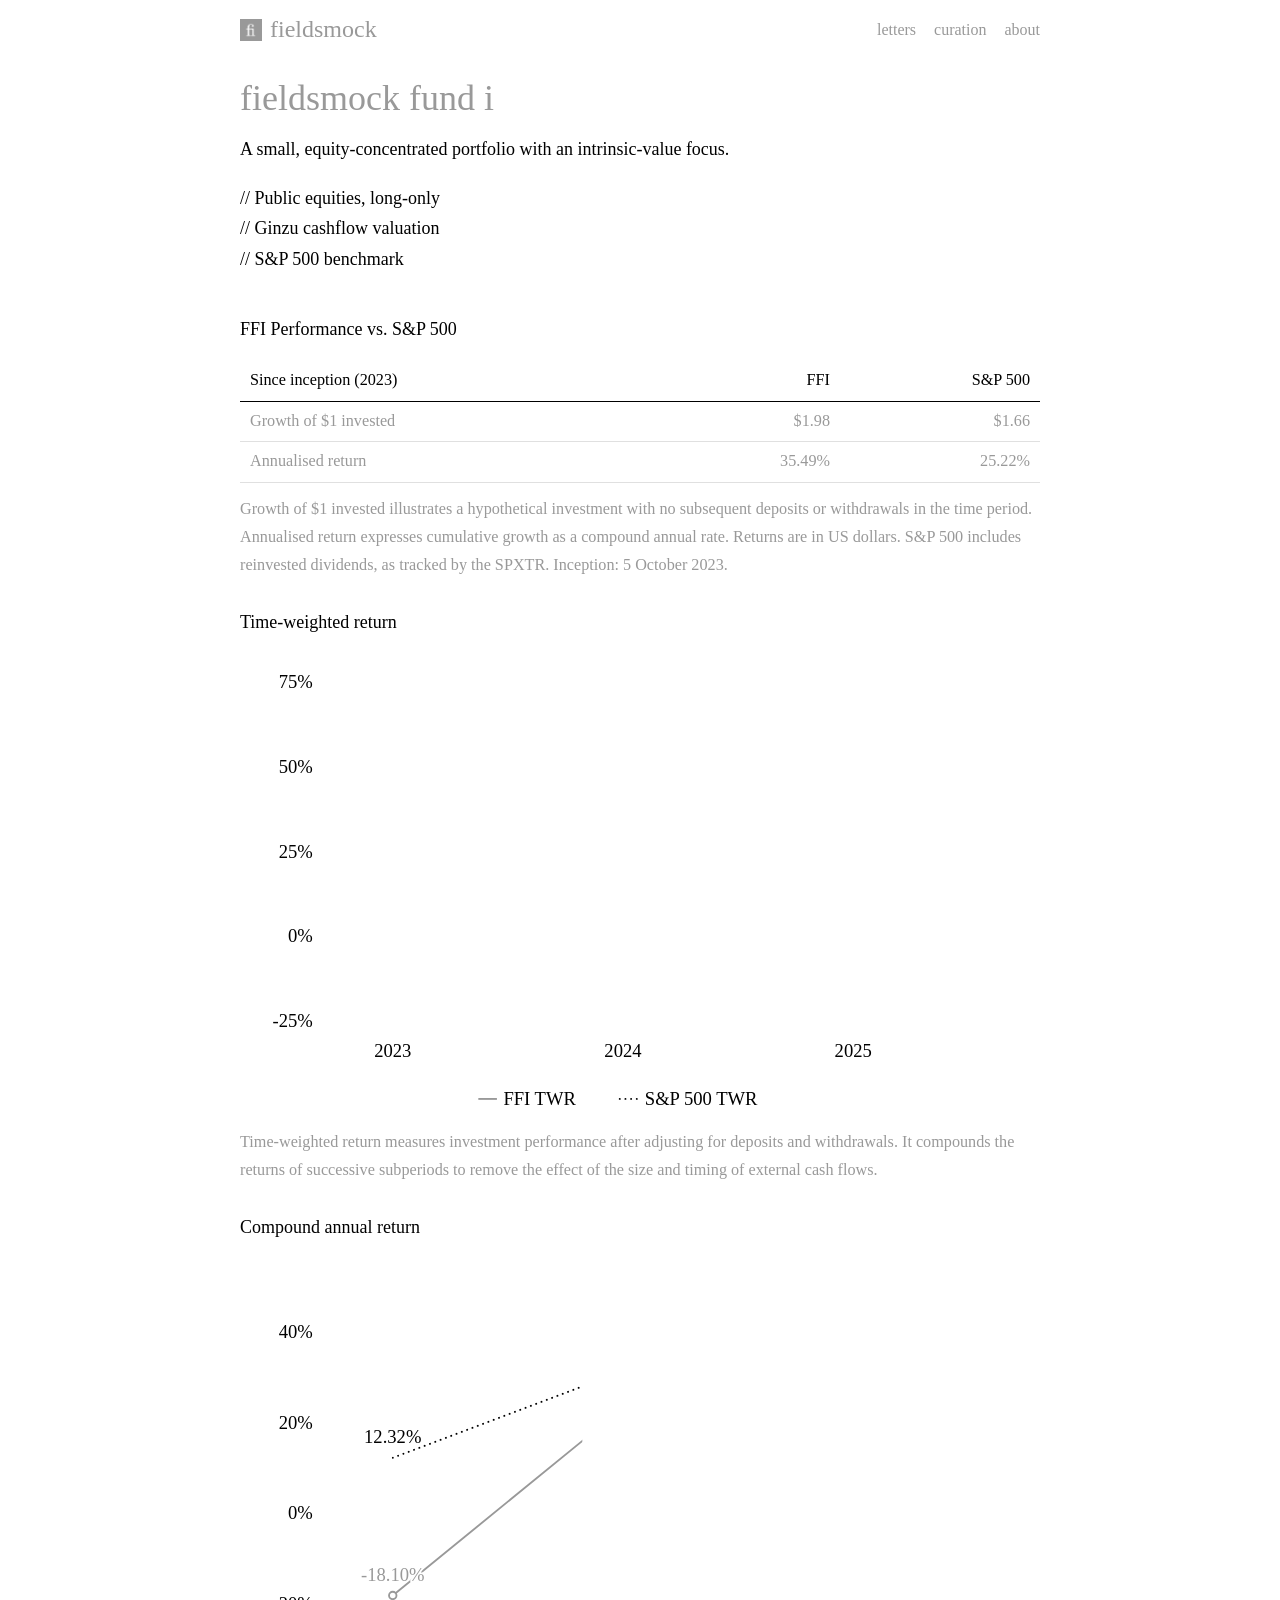
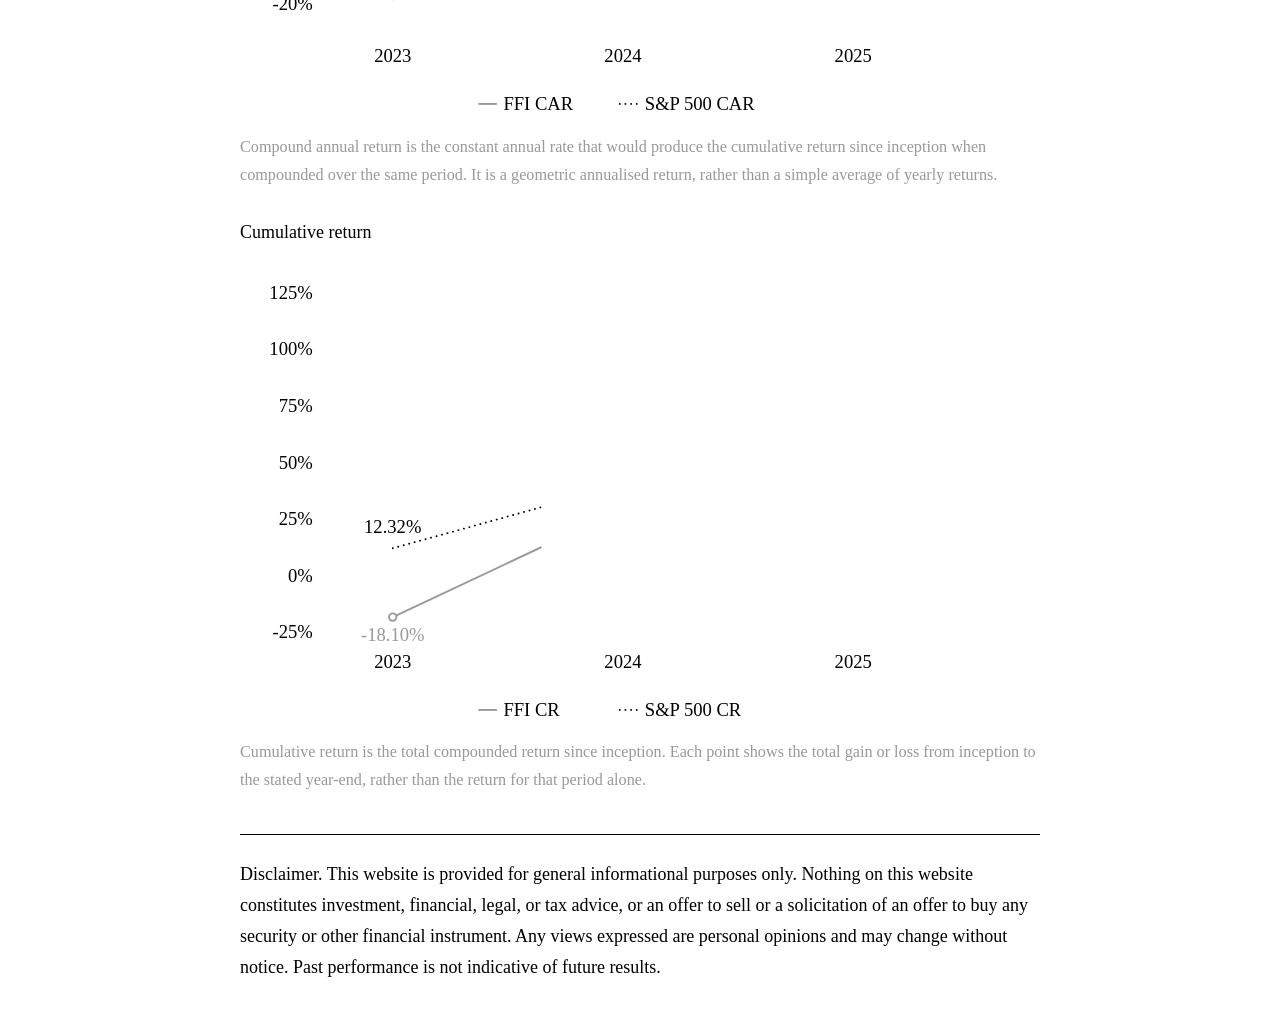
<file: index.html>
<!DOCTYPE html>
<html lang="en">
<head>
  <!-- Google tag (gtag.js) -->
  <script async src="https://www.googletagmanager.com/gtag/js?id=G-GE3S1QLJ5K"></script>
  <script>
    window.dataLayer = window.dataLayer || [];
    function gtag(){dataLayer.push(arguments);}
    gtag('js', new Date());

    gtag('config', 'G-GE3S1QLJ5K');
  </script>
  <meta charset="UTF-8">
  <title>fieldsmock</title>
  <meta name="description" content="the future is subjective">
  <link rel="canonical" href="https://fieldsmock.com/">
  <meta property="og:type" content="website">
  <meta property="og:site_name" content="fieldsmock">
  <meta property="og:title" content="fieldsmock">
  <meta property="og:description" content="the future is subjective">
  <meta property="og:url" content="https://fieldsmock.com/">
  <meta property="og:image" content="https://fieldsmock.com/assets/mud-1600.jpg">
  <meta property="og:image:type" content="image/jpeg">
  <meta property="og:image:width" content="1600">
  <meta property="og:image:height" content="1200">
  <meta property="og:image:alt" content="A horse and cart on a misty beach">
  <meta name="twitter:card" content="summary_large_image">
  <meta name="twitter:title" content="fieldsmock">
  <meta name="twitter:description" content="the future is subjective">
  <meta name="twitter:image" content="https://fieldsmock.com/assets/mud-1600.jpg">
  <meta name="twitter:image:alt" content="A horse and cart on a misty beach">
  <link rel="icon" type="image/png" href="favicon.png">
  <meta name="viewport" content="width=device-width, initial-scale=1">
  <link rel="stylesheet" href="assets/content-protection.css?v=2">
  <script src="assets/content-protection.js?v=2" defer></script>

  <style>
    body {
      font-family: Baskerville, serif;
      margin: 0;
      color: #000;
    }

    :root {
      --content-font-size-desktop: 18px;
      --content-font-size-mobile: 16px;
    }

    /* === HEADER === */
    .site-header {
      position: fixed;
      top: 0;
      width: 100%;
      background: #fff;
      z-index: 100;
      box-sizing: border-box;
      padding-bottom: 8px; /* small gap below header */
    }

    .site-header-inner {
      display: flex;
      justify-content: space-between; /* logo left, menu right */
      align-items: center;
      width: 100%;
      max-width: 800px;
      margin: 0 auto;
      padding: 16px 0;
      box-sizing: border-box;
    }

    /* LOGO */
    .logo-with-text {
      display: flex;
      align-items: center;
      gap: 8px;
      cursor: pointer;
      text-decoration: none;
      color: #999999;
    }

    .logo-icon {
      width: 22px;
      height: 22px;
      display: block;
    }

    .site-name {
      font-size: 24px;
      font-weight: normal;
      color: #999999;
    }

    /* MENU */
    .main-nav {
      display: flex;
      gap: 18px;
      font-size: 16px;
      text-transform: lowercase;
    }

    .main-nav a {
      color: #999999;
      text-decoration: none;
      transition: color 0.3s ease;
    }

    .main-nav a:hover {
      color: rgba(153,153,153,0); /* fade on hover */
    }

    /* HAMBURGER (mobile) */
    .hamburger {
      display: none;
      flex-direction: column;
      gap: 4px;
      cursor: pointer;
      z-index: 110;
    }

    .hamburger div {
      width: 24px;
      height: 2px;
      background: #999;
    }

    /* PAGE CONTENT */
    .page {
      max-width: 800px;
      margin: 80px auto 40px auto; /* space for fixed header */
      text-align: left;
      line-height: 1.7;
      padding: 0 20px;
      font-size: var(--content-font-size-desktop);
    }

    .overview {
      margin-bottom: 40px;  /* creates a gap before the first chart */
    }

    .page img {
  max-width: 100%;   /* prevents image from being wider than its container */
  height: auto;      /* maintain aspect ratio */
  display: block;
  margin-bottom: 28px; /* spacing below image */
    }

    .holdings-list {
      font-size: 1em;
      line-height: 1.8;
    }

    .page a {
      color: #000;
      text-decoration: none;
      transition: color 0.3s ease;
      -webkit-tap-highlight-color: rgba(0,0,0,0.2); /* subtle gray highlight on tap */
    }

    .page a:hover {
      color: rgba(153,153,153,0); /* fade on hover */
    }

    @media (hover: none) {
      .page a:hover,
      .page a:active,
      .page a:focus {
        color: #000;
      }
    }

    .chart {
      margin-bottom: 28px;
    }

    .chart-title {
      font-size: 1em;
      color: #000;
      margin: 0 0 8px 0;
      font-weight: normal;
    }

    .perf-title {
      font-size: 1em;
      color: #000;
      margin: 14px 0 6px 0;
      font-weight: normal;
      text-transform: none;
    }

    .chart-note {
      margin: 12px 0 0;
      color: #999999;
      font-size: 0.9em;
    }

    .summary-note {
      margin: -16px 0 28px;
    }



    .chart svg,
    .chart img {
      display: block;
      width: 95%;
      height: auto;
      transform: translateX(clamp(-24px, -3vw, -10px));
    }

    @media (max-width: 600px) {
      .chart svg,
      .chart img {
        transform: none;
        width: 118%;
        max-width: 118%;
        margin-left: -4%;
        height: auto;
      }

      .page {
        overflow-x: hidden;
      }
    }

    /* Mobile adjustments */
    @media (max-width: 600px) {
      .site-header-inner {
        flex-direction: row;
        justify-content: center; /* center logo */
        padding: 16px 14px 24px 14px;
        position: relative;
      }

      .logo-with-text {
        position: absolute;
        left: 50%;
        top: 50%;
        transform: translateX(-50%) translateY(-50%);
      }

      .hamburger {
        position: absolute;
        right: 14px;
        top: 50%;
        transform: translateY(-50%);
        display: flex;
      }

      .main-nav {
        display: none;
        position: fixed;
        top: 0;
        left: 0;
        width: 100%;
        height: 100%;
        flex-direction: column;
        justify-content: center;
        align-items: center;
        background: #fff;
        gap: 24px;
        font-size: 20px;
        transition: transform 0.4s ease;
        transform: translateY(-100%);
      }

      .main-nav.show {
        transform: translateY(0);
        display: flex;
      }

      .page {
        margin: 80px 8px 40px 8px; /* padding for mobile content */
        font-size: var(--content-font-size-mobile);
        padding: 0 8px;
      }
    }
  </style>
  <link rel="stylesheet" href="assets/tables.css">
  <link rel="stylesheet" href="assets/titles.css">
  <link rel="stylesheet" href="assets/performance.css">
  <script src="assets/chart-motion.js" defer></script>
  <link rel="stylesheet" href="assets/notes.css">
</head>

<body>

<header class="site-header">
  <div class="site-header-inner">
    <a href="/" class="logo-with-text">
      <img src="favicon.png" alt="" class="logo-icon">
      <span class="site-name">fieldsmock</span>
    </a>

    <!-- Hamburger for mobile -->
    <div class="hamburger" id="hamburger">
      <div></div>
      <div></div>
      <div></div>
    </div>

    <nav class="main-nav" id="mainNav">
      <a href="/letters">letters</a>
      <a href="/archive">curation</a>
      <a href="/about">about</a>
    </nav>
  </div>
</header>

<div class="page">
  <h1>fieldsmock fund i</h1>
  <p class="tagline">A small, equity-concentrated portfolio with an intrinsic-value focus.</p>

  <p class="overview">
    // Public equities, long-only<br>
    // Ginzu cashflow valuation<br>
    // S&amp;P 500 benchmark
  </p>

  <section aria-labelledby="performance-summary">
    <h2 class="perf-title" id="performance-summary">FFI Performance vs. S&amp;P 500</h2>
    <table class="perf-table performance-table">
        <colgroup><col><col><col></colgroup>
      <thead>
        <tr>
          <th scope="col">Since inception (2023)</th>
          <th scope="col" class="numeric">FFI</th>
          <th scope="col" class="numeric">S&amp;P 500</th>
        </tr>
      </thead>
      <tbody>
        <tr>
          <td>Growth of $1 invested</td>
          <td class="numeric">$1.98</td>
          <td class="numeric">$1.66</td>
        </tr>
        <tr>
          <td>Annualised return</td>
          <td class="numeric">35.49%</td>
          <td class="numeric">25.22%</td>
        </tr>
      </tbody>
    </table>
    <p class="chart-note summary-note">Growth of $1 invested illustrates a hypothetical investment with no subsequent deposits or withdrawals in the time period. Annualised return expresses cumulative growth as a compound annual rate. Returns are in US dollars. S&amp;P 500 includes reinvested dividends, as tracked by the SPXTR. Inception: 5 October 2023.</p>
  </section>

  <!-- Charts -->
  <div class="chart">
    <h2 class="chart-title">Time-weighted return</h2>
    <svg class="performance-chart" data-metric="twr" role="img" aria-labelledby="performance-twr-title performance-twr-desc" viewBox="0 0 817 506" width="817" height="506" xmlns="http://www.w3.org/2000/svg">
    <title id="performance-twr-title">Time-weighted return: FFI and S&amp;P 500 total return, USD</title>
    <desc id="performance-twr-desc">2023: FFI -18.10%, S&amp;P 500 12.32%; 2024: FFI 58.45%, S&amp;P 500 25.02%; 2025: FFI 52.21%, S&amp;P 500 17.88%. Year-end observations. Lines connect reported observations and do not show daily performance.</desc>
    <defs><clipPath id="performance-twr-plot"><rect x="104" y="30" width="688" height="385"/></clipPath></defs>
    <text class="chart-axis" x="104" y="411.000" text-anchor="end">-25%</text>
    <text class="chart-axis" x="104" y="319.750" text-anchor="end">0%</text>
    <text class="chart-axis" x="104" y="228.500" text-anchor="end">25%</text>
    <text class="chart-axis" x="104" y="137.250" text-anchor="end">50%</text>
    <text class="chart-axis" x="104" y="46.000" text-anchor="end">75%</text>
    <path class="chart-series" data-series="#999999" fill="none" stroke="#999999" stroke-width="2" clip-path="url(#performance-twr-plot)" d="M190 379.820828 L437.5 100.394487 L685 123.189315"/>
    <path class="chart-series" data-series="#000000" fill="none" stroke="#000000" stroke-width="2" stroke-dasharray="0.1 6" stroke-linecap="round" clip-path="url(#performance-twr-plot)" d="M190 268.788004 L437.5 222.428169 L685 248.488097"/>
    <circle class="chart-point" data-series="ffi" data-x="190" data-year="2023" cx="190" cy="379.820828" r="4" fill="#fff" stroke="#999999" stroke-width="2"/>
    <circle class="chart-point" data-series="ffi" data-x="437.5" data-year="2024" cx="437.5" cy="100.394487" r="4" fill="#fff" stroke="#999999" stroke-width="2"/>
    <circle class="chart-point" data-series="ffi" data-x="685" data-year="2025" cx="685" cy="123.189315" r="4" fill="#fff" stroke="#999999" stroke-width="2"/>
    <text class="chart-value" data-x="190" data-year="2023" data-value="-0.181015966139241" x="190" y="363.821" fill="#999999" text-anchor="middle">-18.10%</text>
    <text class="chart-value" data-x="437.5" data-year="2024" data-value="0.584535651119175" x="437.5" y="84.394" fill="#999999" text-anchor="middle">58.45%</text>
    <text class="chart-value" data-x="685" data-year="2025" data-value="0.522084067438409" x="685" y="107.189" fill="#999999" text-anchor="middle">52.21%</text>
    <text class="chart-value" data-x="190" data-year="2023" data-value="0.123183551319059" x="190" y="252.788" fill="#000000" text-anchor="middle">12.32%</text>
    <text class="chart-value" data-x="437.5" data-year="2024" data-value="0.250196798358039" x="437.5" y="206.428" fill="#000000" text-anchor="middle">25.02%</text>
    <text class="chart-value" data-x="685" data-year="2025" data-value="0.178799735456573" x="685" y="232.488" fill="#000000" text-anchor="middle">17.88%</text>
    <text class="chart-axis chart-year" x="190" y="443" text-anchor="middle">2023</text>
    <text class="chart-axis chart-year" x="437.5" y="443" text-anchor="middle">2024</text>
    <text class="chart-axis chart-year" x="685" y="443" text-anchor="middle">2025</text>
    <path stroke="#999999" stroke-width="2" d="M282 488 L302 488"/><text class="chart-legend" x="309" y="494">FFI TWR</text>
    <path stroke="#000000" stroke-dasharray="0.1 6" stroke-linecap="round" stroke-width="2" d="M434 488 L454 488"/><text class="chart-legend" x="461" y="494">S&amp;P 500 TWR</text>
    </svg>
    <p class="chart-note">Time-weighted return measures investment performance after adjusting for deposits and withdrawals. It compounds the returns of successive subperiods to remove the effect of the size and timing of external cash flows.</p>
  </div>

  <div class="chart">
    <h2 class="chart-title">Compound annual return</h2>
    <svg class="performance-chart" data-metric="car" role="img" aria-labelledby="performance-car-title performance-car-desc" viewBox="0 0 817 506" width="817" height="506" xmlns="http://www.w3.org/2000/svg">
    <title id="performance-car-title">Compound annual return: FFI and S&amp;P 500 total return, USD</title>
    <desc id="performance-car-desc">2023: FFI -18.10%, S&amp;P 500 12.32% (non-annualised period TWR); 2024: FFI 23.36%, S&amp;P 500 31.46%; 2025: FFI 35.49%, S&amp;P 500 25.22%. Year-end observations. Lines connect reported observations and do not show daily performance.</desc>
    <defs><clipPath id="performance-car-plot"><rect x="104" y="30" width="688" height="385"/></clipPath></defs>
    <text class="chart-axis" x="104" y="386.667" text-anchor="end">-20%</text>
    <text class="chart-axis" x="104" y="289.333" text-anchor="end">0%</text>
    <text class="chart-axis" x="104" y="192.000" text-anchor="end">20%</text>
    <text class="chart-axis" x="104" y="94.667" text-anchor="end">40%</text>
    <path class="chart-series" data-series="#999999" fill="none" stroke="#999999" stroke-width="2" clip-path="url(#performance-car-plot)" d="M190 371.427770 L437.5 169.624246 L685 110.615800"/>
    <path class="chart-series" data-series="#000000" fill="none" stroke="#000000" stroke-width="2" stroke-dasharray="0.1 6" stroke-linecap="round" clip-path="url(#performance-car-plot)" d="M190 223.384005 L437.5 130.234132 L685 160.612892"/>
    <circle class="chart-point" data-series="ffi" data-x="190" data-year="2023" cx="190" cy="371.427770" r="4" fill="#fff" stroke="#999999" stroke-width="2"/>
    <circle class="chart-point" data-series="ffi" data-x="437.5" data-year="2024" cx="437.5" cy="169.624246" r="4" fill="#fff" stroke="#999999" stroke-width="2"/>
    <circle class="chart-point" data-series="ffi" data-x="685" data-year="2025" cx="685" cy="110.615800" r="4" fill="#fff" stroke="#999999" stroke-width="2"/>
    <text class="chart-value" data-x="190" data-year="2023" data-value="-0.181015966139241" x="190" y="355.428" fill="#999999" text-anchor="middle">-18.10%</text>
    <text class="chart-value" data-x="437.5" data-year="2024" data-value="0.233648809017224" x="437.5" y="223.624" fill="#999999" text-anchor="middle">23.36%</text>
    <text class="chart-value" data-x="685" data-year="2025" data-value="0.354899040191198" x="685" y="94.616" fill="#999999" text-anchor="middle">35.49%</text>
    <text class="chart-value" data-x="190" data-year="2023" data-value="0.123183551319059" x="190" y="207.384" fill="#000000" text-anchor="middle">12.32%</text>
    <text class="chart-value" data-x="437.5" data-year="2024" data-value="0.314587399564877" x="437.5" y="114.234" fill="#000000" text-anchor="middle">31.46%</text>
    <text class="chart-value" data-x="685" data-year="2025" data-value="0.252165289667265" x="685" y="186.613" fill="#000000" text-anchor="middle">25.22%</text>
    <text class="chart-axis chart-year" x="190" y="443" text-anchor="middle">2023</text>
    <text class="chart-axis chart-year" x="437.5" y="443" text-anchor="middle">2024</text>
    <text class="chart-axis chart-year" x="685" y="443" text-anchor="middle">2025</text>
    <path stroke="#999999" stroke-width="2" d="M282 488 L302 488"/><text class="chart-legend" x="309" y="494">FFI CAR</text>
    <path stroke="#000000" stroke-dasharray="0.1 6" stroke-linecap="round" stroke-width="2" d="M434 488 L454 488"/><text class="chart-legend" x="461" y="494">S&amp;P 500 CAR</text>
    </svg>
    <p class="chart-note">Compound annual return is the constant annual rate that would produce the cumulative return since inception when compounded over the same period. It is a geometric annualised return, rather than a simple average of yearly returns.</p>
  </div>

  <div class="chart">
    <h2 class="chart-title">Cumulative return</h2>
    <svg class="performance-chart" data-metric="cr" role="img" aria-labelledby="performance-cr-title performance-cr-desc" viewBox="0 0 817 506" width="817" height="506" xmlns="http://www.w3.org/2000/svg">
    <title id="performance-cr-title">Cumulative return: FFI and S&amp;P 500 total return, USD</title>
    <desc id="performance-cr-desc">2023: FFI -18.10%, S&amp;P 500 12.32%; 2024: FFI 29.77%, S&amp;P 500 40.42%; 2025: FFI 97.52%, S&amp;P 500 65.53%. Year-end observations. Lines connect reported observations and do not show daily performance.</desc>
    <defs><clipPath id="performance-cr-plot"><rect x="104" y="30" width="688" height="385"/></clipPath></defs>
    <text class="chart-axis" x="104" y="411.000" text-anchor="end">-25%</text>
    <text class="chart-axis" x="104" y="350.167" text-anchor="end">0%</text>
    <text class="chart-axis" x="104" y="289.333" text-anchor="end">25%</text>
    <text class="chart-axis" x="104" y="228.500" text-anchor="end">50%</text>
    <text class="chart-axis" x="104" y="167.667" text-anchor="end">75%</text>
    <text class="chart-axis" x="104" y="106.833" text-anchor="end">100%</text>
    <text class="chart-axis" x="104" y="46.000" text-anchor="end">125%</text>
    <path class="chart-series" data-series="#999999" fill="none" stroke="#999999" stroke-width="2" clip-path="url(#performance-cr-plot)" d="M190 388.213885 L437.5 271.724046 L685 106.862452"/>
    <path class="chart-series" data-series="#000000" fill="none" stroke="#000000" stroke-width="2" stroke-dasharray="0.1 6" stroke-linecap="round" clip-path="url(#performance-cr-plot)" d="M190 314.192003 L437.5 245.811217 L685 184.717352"/>
    <circle class="chart-point" data-series="ffi" data-x="190" data-year="2023" cx="190" cy="388.213885" r="4" fill="#fff" stroke="#999999" stroke-width="2"/>
    <circle class="chart-point" data-series="ffi" data-x="437.5" data-year="2024" cx="437.5" cy="271.724046" r="4" fill="#fff" stroke="#999999" stroke-width="2"/>
    <circle class="chart-point" data-series="ffi" data-x="685" data-year="2025" cx="685" cy="106.862452" r="4" fill="#fff" stroke="#999999" stroke-width="2"/>
    <text class="chart-value" data-x="190" data-year="2023" data-value="-0.181015966139241" x="190" y="414.214" fill="#999999" text-anchor="middle">-18.10%</text>
    <text class="chart-value" data-x="437.5" data-year="2024" data-value="0.297709399349766" x="437.5" y="297.724" fill="#999999" text-anchor="middle">29.77%</text>
    <text class="chart-value" data-x="685" data-year="2025" data-value="0.975222800915347" x="685" y="90.862" fill="#999999" text-anchor="middle">97.52%</text>
    <text class="chart-value" data-x="190" data-year="2023" data-value="0.123183551319059" x="190" y="298.192" fill="#000000" text-anchor="middle">12.32%</text>
    <text class="chart-value" data-x="437.5" data-year="2024" data-value="0.404200479827500" x="437.5" y="229.811" fill="#000000" text-anchor="middle">40.42%</text>
    <text class="chart-value" data-x="685" data-year="2025" data-value="0.655271154148650" x="685" y="210.717" fill="#000000" text-anchor="middle">65.53%</text>
    <text class="chart-axis chart-year" x="190" y="443" text-anchor="middle">2023</text>
    <text class="chart-axis chart-year" x="437.5" y="443" text-anchor="middle">2024</text>
    <text class="chart-axis chart-year" x="685" y="443" text-anchor="middle">2025</text>
    <path stroke="#999999" stroke-width="2" d="M282 488 L302 488"/><text class="chart-legend" x="309" y="494">FFI CR</text>
    <path stroke="#000000" stroke-dasharray="0.1 6" stroke-linecap="round" stroke-width="2" d="M434 488 L454 488"/><text class="chart-legend" x="461" y="494">S&amp;P 500 CR</text>
    </svg>
    <p class="chart-note">Cumulative return is the total compounded return since inception. Each point shows the total gain or loss from inception to the stated year-end, rather than the return for that period alone.</p>
  </div>

  <footer class="disclaimer">
    <p>Disclaimer. This website is provided for general informational purposes only. Nothing on this website constitutes investment, financial, legal, or tax advice, or an offer to sell or a solicitation of an offer to buy any security or other financial instrument. Any views expressed are personal opinions and may change without notice. Past performance is not indicative of future results.</p>
  </footer>
</div>

<script>
  document.addEventListener("DOMContentLoaded", () => {
    const hamburger = document.getElementById('hamburger');
    const mainNav = document.getElementById('mainNav');

    if(hamburger && mainNav) {
      hamburger.addEventListener('click', () => {
        mainNav.classList.toggle('show');
      });
    }
  });
</script>

</body>
</html>
</file>
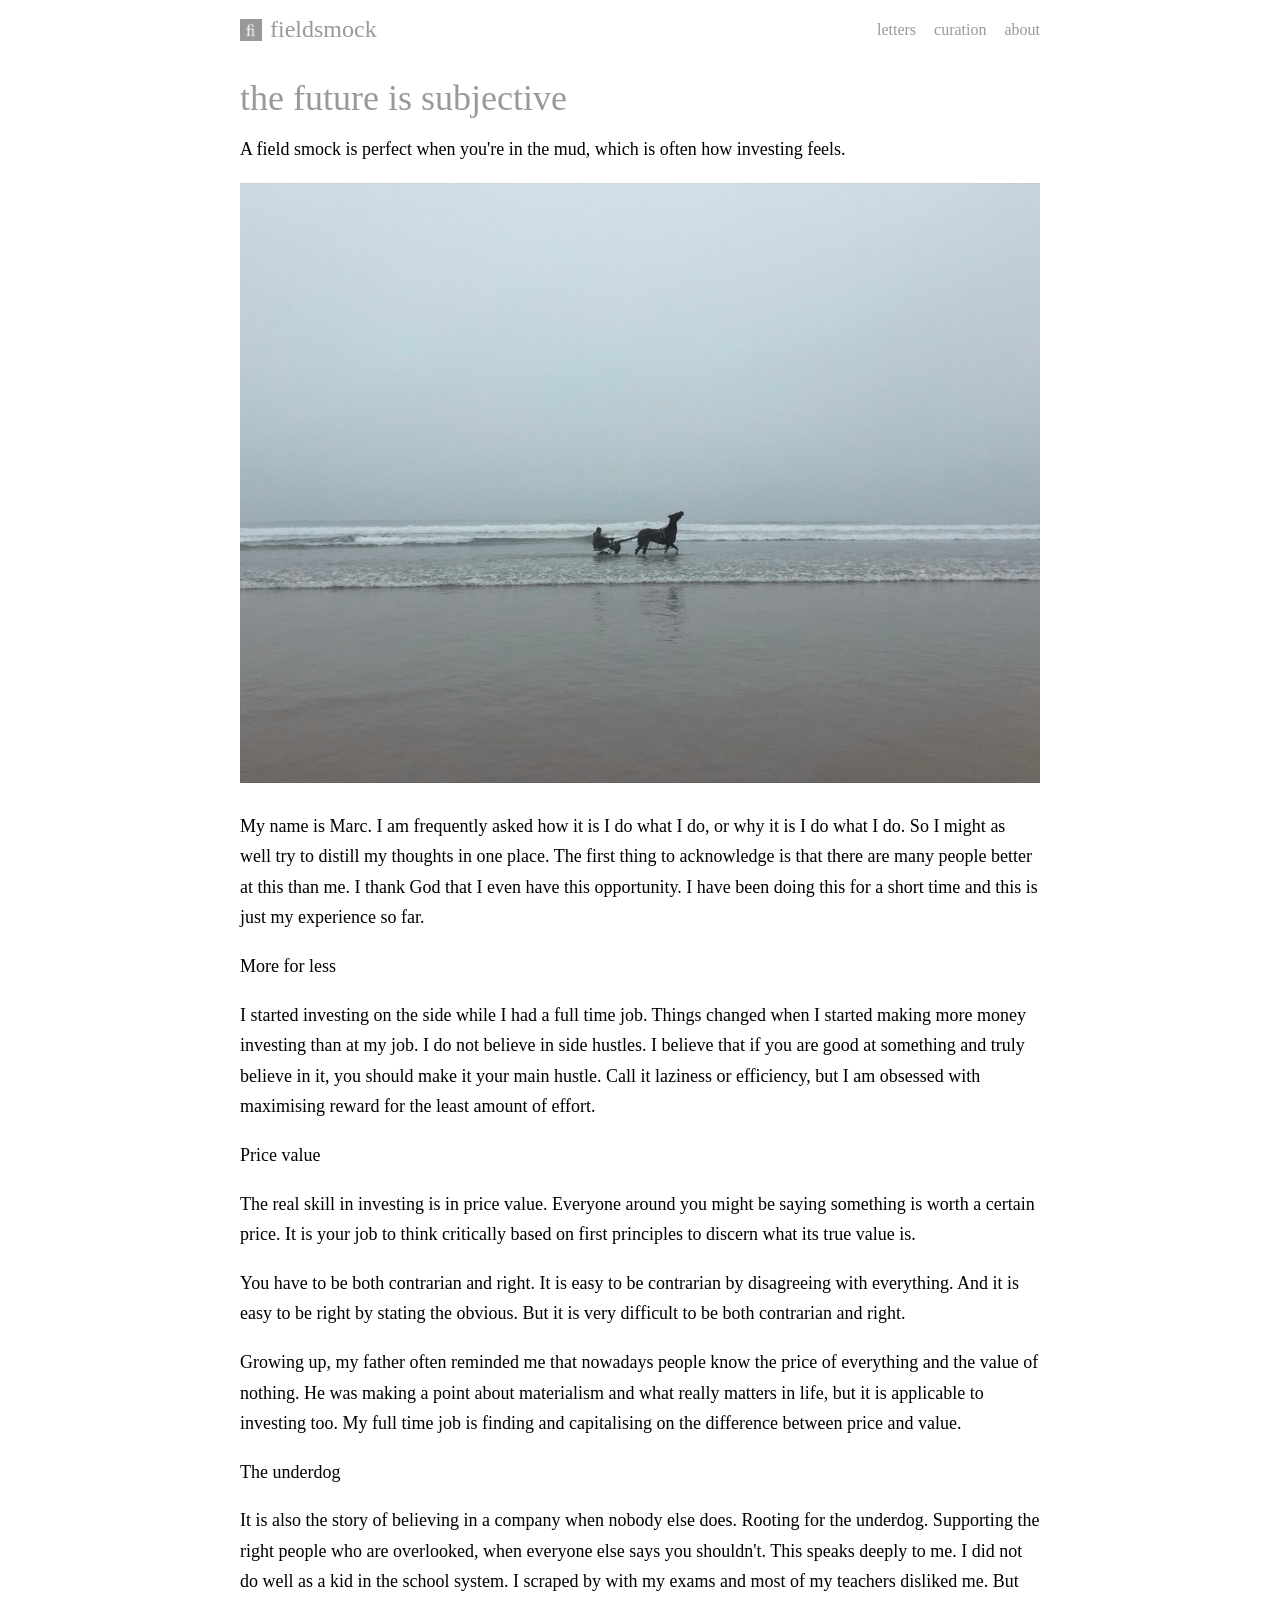
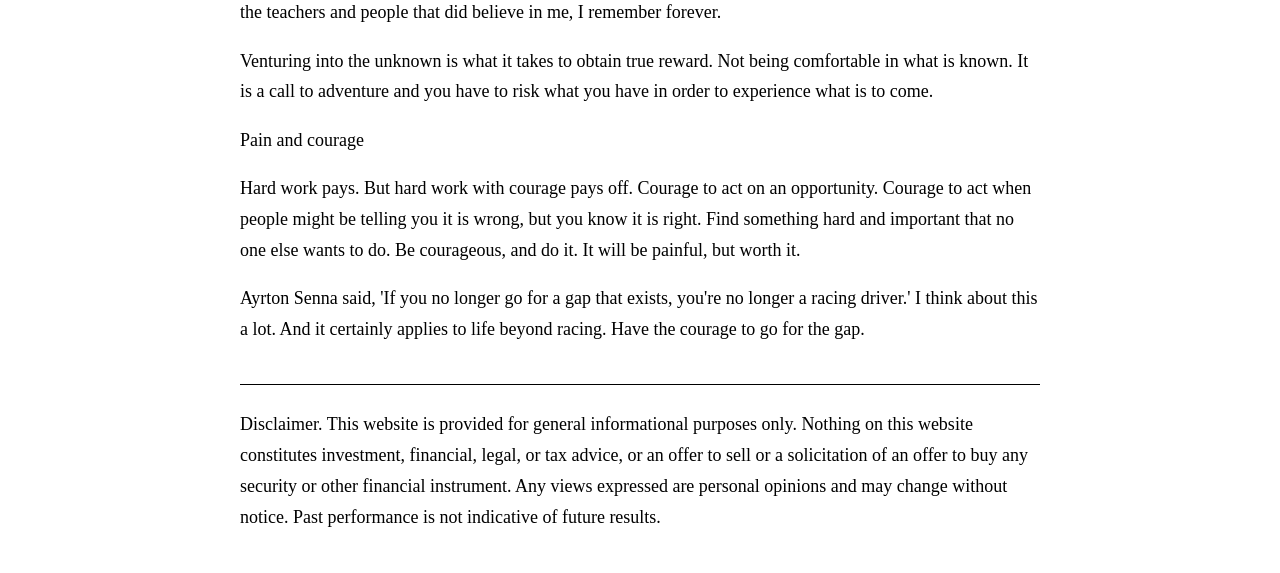
<file: about.html>
<!DOCTYPE html>
<html lang="en">
<head>
  <!-- Google tag (gtag.js) -->
  <script async src="https://www.googletagmanager.com/gtag/js?id=G-GE3S1QLJ5K"></script>
  <script>
    window.dataLayer = window.dataLayer || [];
    function gtag(){dataLayer.push(arguments);}
    gtag('js', new Date());

    gtag('config', 'G-GE3S1QLJ5K');
  </script>
  <meta charset="UTF-8">
  <title>fieldsmock</title>
  <meta name="description" content="the future is subjective">
  <link rel="canonical" href="https://fieldsmock.com/about">
  <meta property="og:type" content="website">
  <meta property="og:site_name" content="fieldsmock">
  <meta property="og:title" content="fieldsmock">
  <meta property="og:description" content="the future is subjective">
  <meta property="og:url" content="https://fieldsmock.com/about">
  <meta property="og:image" content="https://fieldsmock.com/assets/mud-1600.jpg">
  <meta property="og:image:type" content="image/jpeg">
  <meta property="og:image:width" content="1600">
  <meta property="og:image:height" content="1200">
  <meta property="og:image:alt" content="A horse and cart on a misty beach">
  <meta name="twitter:card" content="summary_large_image">
  <meta name="twitter:title" content="fieldsmock">
  <meta name="twitter:description" content="the future is subjective">
  <meta name="twitter:image" content="https://fieldsmock.com/assets/mud-1600.jpg">
  <meta name="twitter:image:alt" content="A horse and cart on a misty beach">
  <link rel="icon" type="image/png" href="favicon.png">
  <meta name="viewport" content="width=device-width, initial-scale=1">
  <link rel="stylesheet" href="assets/content-protection.css?v=2">
  <script src="assets/content-protection.js?v=2" defer></script>

  <style>
    body {
      font-family: Baskerville, serif;
      margin: 0;
      color: #000;
    }

    :root {
      --content-font-size-desktop: 18px;
      --content-font-size-mobile: 16px;
    }

    /* === HEADER === */
    .site-header {
      position: fixed;
      top: 0;
      width: 100%;
      background: #fff;
      z-index: 100;
      box-sizing: border-box;
      padding-bottom: 8px; /* small gap below header */
    }

    .site-header-inner {
      display: flex;
      justify-content: space-between; /* logo left, menu right */
      align-items: center;
      width: 100%;
      max-width: 800px;
      margin: 0 auto;
      padding: 16px 0;
      box-sizing: border-box;
    }

    /* LOGO */
    .logo-with-text {
      display: flex;
      align-items: center;
      gap: 8px;
      cursor: pointer;
      text-decoration: none;
      color: #999999;
    }

    .logo-icon {
      width: 22px;
      height: 22px;
      display: block;
    }

    .site-name {
      font-size: 24px;
      font-weight: normal;
      color: #999999;
    }

    /* MENU */
    .main-nav {
      display: flex;
      gap: 18px;
      font-size: 16px;
      text-transform: lowercase;
    }

    .main-nav a {
      color: #999999;
      text-decoration: none;
      transition: color 0.3s ease;
    }

    .main-nav a:hover {
      color: rgba(153,153,153,0); /* fade on hover */
    }

    /* HAMBURGER (mobile) */
    .hamburger {
      display: none;
      flex-direction: column;
      gap: 4px;
      cursor: pointer;
      z-index: 110;
    }

    .hamburger div {
      width: 24px;
      height: 2px;
      background: #999;
    }

    /* PAGE CONTENT */
    .page {
      max-width: 800px;
      margin: 80px auto 40px auto; /* space for fixed header */
      text-align: left;
      line-height: 1.7;
      padding: 0 20px;
      font-size: var(--content-font-size-desktop);
    }
    
    .overview {
      margin-bottom: 40px;  /* creates a gap before the first chart */
    }
    
    .page img {
  max-width: 100%;   /* prevents image from being wider than its container */
  height: auto;      /* maintain aspect ratio */
  display: block;
  margin-bottom: 28px; /* spacing below image */
    }

    .holdings-list {
      font-size: 1em;
      line-height: 1.8;
    }

    .page a {
      color: #000;
      text-decoration: none;
      transition: color 0.3s ease;
      -webkit-tap-highlight-color: rgba(0,0,0,0.2); /* subtle gray highlight on tap */
    }

    .page a:hover {
      color: rgba(153,153,153,0); /* fade on hover */
    }

    @media (hover: none) {
      .page a:hover,
      .page a:active,
      .page a:focus {
        color: #000;
      }
    }



    /* Mobile adjustments */
    @media (max-width: 600px) {
      .site-header-inner {
        flex-direction: row;
        justify-content: center; /* center logo */
        padding: 16px 14px 24px 14px;
        position: relative;
      }

      .logo-with-text {
        position: absolute;
        left: 50%;
        top: 50%;
        transform: translateX(-50%) translateY(-50%);
      }

      .hamburger {
        position: absolute;
        right: 14px;
        top: 50%;
        transform: translateY(-50%);
        display: flex;
      }

      .main-nav {
        display: none;
        position: fixed;
        top: 0;
        left: 0;
        width: 100%;
        height: 100%;
        flex-direction: column;
        justify-content: center;
        align-items: center;
        background: #fff;
        gap: 24px;
        font-size: 20px;
        transition: transform 0.4s ease;
        transform: translateY(-100%);
      }

      .main-nav.show {
        transform: translateY(0);
        display: flex;
      }

      .page {
        margin: 80px 8px 40px 8px; /* padding for mobile content */
        font-size: var(--content-font-size-mobile);
        padding: 0 8px;
      }
    }
  </style>
  <link rel="stylesheet" href="assets/titles.css">
  <link rel="stylesheet" href="assets/notes.css">
</head>

<body>

<header class="site-header">
  <div class="site-header-inner">
    <a href="/" class="logo-with-text">
      <img src="favicon.png" alt="" class="logo-icon">
      <span class="site-name">fieldsmock</span>
    </a>

    <!-- Hamburger for mobile -->
    <div class="hamburger" id="hamburger">
      <div></div>
      <div></div>
      <div></div>
    </div>

    <nav class="main-nav" id="mainNav">
      <a href="/letters">letters</a>
      <a href="/archive">curation</a>
      <a href="/about">about</a>
    </nav>
  </div>
</header>

<div class="page">
  <h1>the future is subjective</h1>

  <p class="about-text">
    A field smock is perfect when you're in the mud, which is often how investing feels.
  </p>

  <div class="about-image" data-protected-media>
    <img
      src="assets/mud-800.jpg"
      srcset="assets/mud-800.jpg 800w, assets/mud-1600.jpg 1600w"
      sizes="(max-width: 840px) calc(100vw - 32px), 800px"
      width="800"
      height="600"
      alt="In the mud"
      draggable="false"
      decoding="async"
      fetchpriority="high">
  </div>

  <div class="about-body">
    <p>My name is Marc. I am frequently asked how it is I do what I do, or why it is I do what I do. So I might as well try to distill my thoughts in one place. The first thing to acknowledge is that there are many people better at this than me. I thank God that I even have this opportunity. I have been doing this for a short time and this is just my experience so far.</p>

    <p>More for less</p>

    <p>I started investing on the side while I had a full time job. Things changed when I started making more money investing than at my job. I do not believe in side hustles. I believe that if you are good at something and truly believe in it, you should make it your main hustle. Call it laziness or efficiency, but I am obsessed with maximising reward for the least amount of effort.</p>

    <p>Price value</p>

    <p>The real skill in investing is in price value. Everyone around you might be saying something is worth a certain price. It is your job to think critically based on first principles to discern what its true value is.</p>

    <p>You have to be both contrarian and right. It is easy to be contrarian by disagreeing with everything. And it is easy to be right by stating the obvious. But it is very difficult to be both contrarian and right.</p>

    <p>Growing up, my father often reminded me that nowadays people know the price of everything and the value of nothing. He was making a point about materialism and what really matters in life, but it is applicable to investing too. My full time job is finding and capitalising on the difference between price and value.</p>

    <p>The underdog</p>

    <p>It is also the story of believing in a company when nobody else does. Rooting for the underdog. Supporting the right people who are overlooked, when everyone else says you shouldn't. This speaks deeply to me. I did not do well as a kid in the school system. I scraped by with my exams and most of my teachers disliked me. But the teachers and people that did believe in me, I remember forever.</p>

    <p>Venturing into the unknown is what it takes to obtain true reward. Not being comfortable in what is known. It is a call to adventure and you have to risk what you have in order to experience what is to come.</p>

    <p>Pain and courage</p>

    <p>Hard work pays. But hard work with courage pays off. Courage to act on an opportunity. Courage to act when people might be telling you it is wrong, but you know it is right. Find something hard and important that no one else wants to do. Be courageous, and do it. It will be painful, but worth it.</p>

    <p>Ayrton Senna said, 'If you no longer go for a gap that exists, you're no longer a racing driver.' I think about this a lot. And it certainly applies to life beyond racing. Have the courage to go for the gap.</p>
  </div>

  <footer class="disclaimer">
    <p>Disclaimer. This website is provided for general informational purposes only. Nothing on this website constitutes investment, financial, legal, or tax advice, or an offer to sell or a solicitation of an offer to buy any security or other financial instrument. Any views expressed are personal opinions and may change without notice. Past performance is not indicative of future results.</p>
  </footer>
</div>

<script>
  document.addEventListener("DOMContentLoaded", () => {
    const hamburger = document.getElementById('hamburger');
    const mainNav = document.getElementById('mainNav');

    if(hamburger && mainNav) {
      hamburger.addEventListener('click', () => {
        mainNav.classList.toggle('show');
      });
    }
  });
</script>

</body>
</html>
</file>
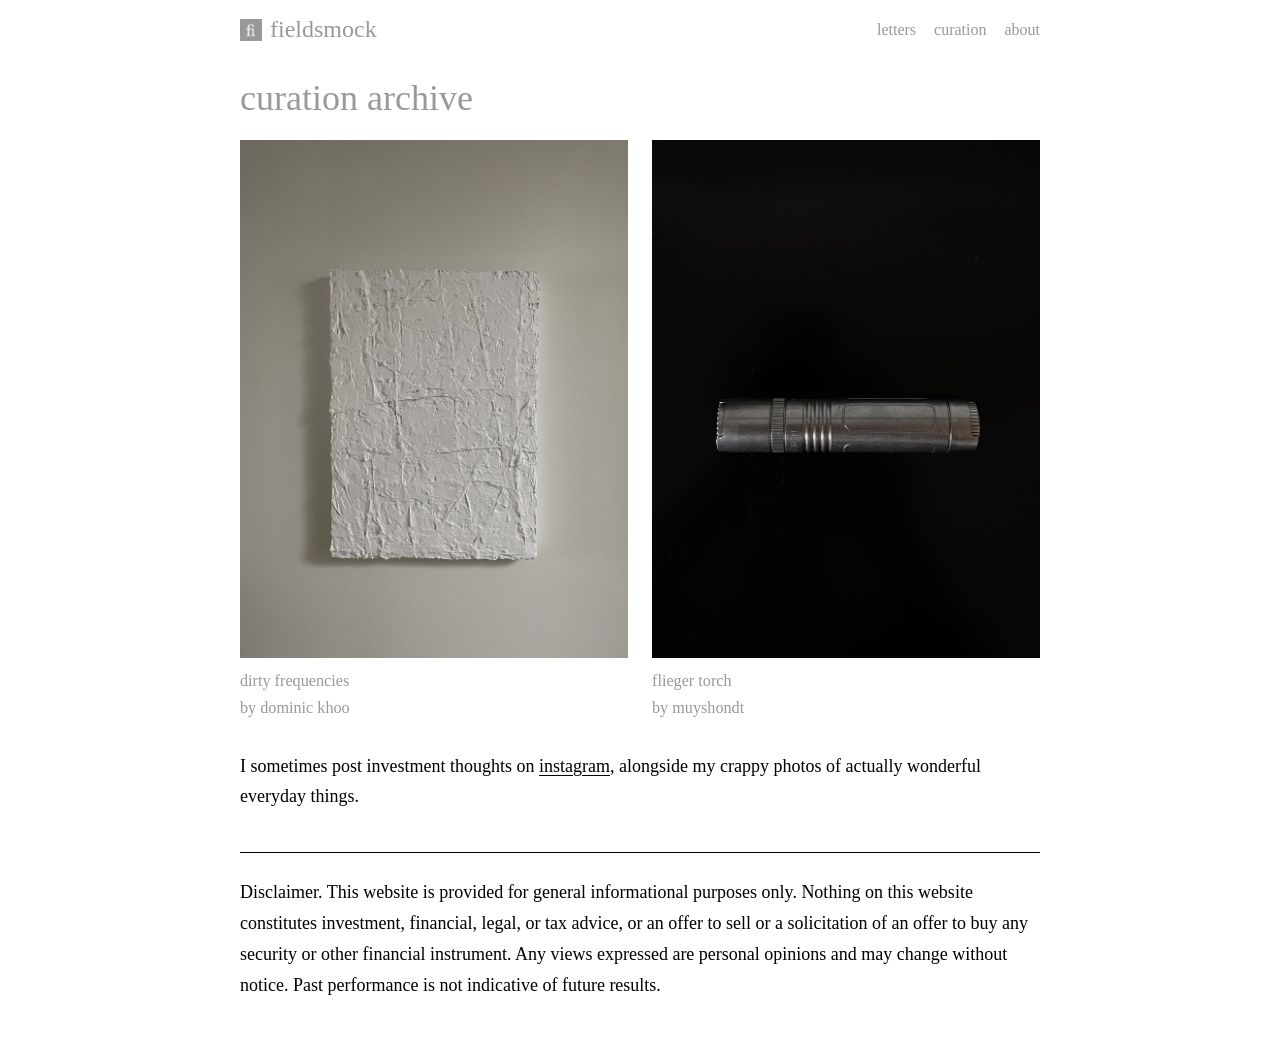
<file: archive.html>
<!DOCTYPE html>
<html lang="en">
<head>
  <!-- Google tag (gtag.js) -->
  <script async src="https://www.googletagmanager.com/gtag/js?id=G-GE3S1QLJ5K"></script>
  <script>
    window.dataLayer = window.dataLayer || [];
    function gtag(){dataLayer.push(arguments);}
    gtag('js', new Date());

    gtag('config', 'G-GE3S1QLJ5K');
  </script>
  <meta charset="UTF-8">
  <title>fieldsmock</title>
  <meta name="description" content="the future is subjective">
  <link rel="canonical" href="https://fieldsmock.com/archive">
  <meta property="og:type" content="website">
  <meta property="og:site_name" content="fieldsmock">
  <meta property="og:title" content="fieldsmock">
  <meta property="og:description" content="the future is subjective">
  <meta property="og:url" content="https://fieldsmock.com/archive">
  <meta property="og:image" content="https://fieldsmock.com/assets/mud-1600.jpg">
  <meta property="og:image:type" content="image/jpeg">
  <meta property="og:image:width" content="1600">
  <meta property="og:image:height" content="1200">
  <meta property="og:image:alt" content="A horse and cart on a misty beach">
  <meta name="twitter:card" content="summary_large_image">
  <meta name="twitter:title" content="fieldsmock">
  <meta name="twitter:description" content="the future is subjective">
  <meta name="twitter:image" content="https://fieldsmock.com/assets/mud-1600.jpg">
  <meta name="twitter:image:alt" content="A horse and cart on a misty beach">
  <link rel="icon" type="image/png" href="favicon.png">
  <meta name="viewport" content="width=device-width, initial-scale=1">
  <link rel="stylesheet" href="assets/content-protection.css?v=2">
  <script src="assets/content-protection.js?v=2" defer></script>

  <style>
    body {
      font-family: Baskerville, serif;
      margin: 0;
      color: #000;
    }

    :root {
      --content-font-size-desktop: 18px;
      --content-font-size-mobile: 16px;
    }

    /* === HEADER === */
    .site-header {
      position: fixed;
      top: 0;
      width: 100%;
      background: #fff;
      z-index: 100;
      box-sizing: border-box;
      padding-bottom: 8px; /* small gap below header */
    }

    .site-header-inner {
      display: flex;
      justify-content: space-between; /* logo left, menu right */
      align-items: center;
      width: 100%;
      max-width: 800px;
      margin: 0 auto;
      padding: 16px 0;
      box-sizing: border-box;
    }

    /* LOGO */
    .logo-with-text {
      display: flex;
      align-items: center;
      gap: 8px;
      cursor: pointer;
      text-decoration: none;
      color: #999999;
    }

    .logo-icon {
      width: 22px;
      height: 22px;
      display: block;
    }

    .site-name {
      font-size: 24px;
      font-weight: normal;
      color: #999999;
    }

    /* MENU */
    .main-nav {
      display: flex;
      gap: 18px;
      font-size: 16px;
      text-transform: lowercase;
    }

    .main-nav a {
      color: #999999;
      text-decoration: none;
      transition: color 0.3s ease;
    }

    .main-nav a:hover {
      color: rgba(153,153,153,0); /* fade on hover */
    }

    /* HAMBURGER (mobile) */
    .hamburger {
      display: none;
      flex-direction: column;
      gap: 4px;
      cursor: pointer;
      z-index: 110;
    }

    .hamburger div {
      width: 24px;
      height: 2px;
      background: #999;
    }

    /* PAGE CONTENT */
    .page {
      max-width: 800px;
      margin: 80px auto 40px auto; /* space for fixed header */
      text-align: left;
      line-height: 1.7;
      padding: 0 20px;
      font-size: var(--content-font-size-desktop);
    }

    .overview {
      margin-bottom: 40px;  /* creates a gap before the first chart */
    }

    .page img {
  max-width: 100%;   /* prevents image from being wider than its container */
  height: auto;      /* maintain aspect ratio */
  display: block;
  margin-bottom: 28px; /* spacing below image */
    }

    .holdings-list {
      font-size: 1em;
      line-height: 1.8;
    }

    .page a {
      color: #000;
      text-decoration: none;
      transition: color 0.3s ease;
      -webkit-tap-highlight-color: rgba(0,0,0,0.2); /* subtle gray highlight on tap */
    }

    .page a:hover {
      color: rgba(153,153,153,0); /* fade on hover */
    }

    @media (hover: none) {
      .page a:hover,
      .page a:active,
      .page a:focus {
        color: #000;
      }
    }



    /* Mobile adjustments */
    @media (max-width: 600px) {
      .site-header-inner {
        flex-direction: row;
        justify-content: center; /* center logo */
        padding: 16px 14px 24px 14px;
        position: relative;
      }

      .logo-with-text {
        position: absolute;
        left: 50%;
        top: 50%;
        transform: translateX(-50%) translateY(-50%);
      }

      .hamburger {
        position: absolute;
        right: 14px;
        top: 50%;
        transform: translateY(-50%);
        display: flex;
      }

      .main-nav {
        display: none;
        position: fixed;
        top: 0;
        left: 0;
        width: 100%;
        height: 100%;
        flex-direction: column;
        justify-content: center;
        align-items: center;
        background: #fff;
        gap: 24px;
        font-size: 20px;
        transition: transform 0.4s ease;
        transform: translateY(-100%);
      }

      .main-nav.show {
        transform: translateY(0);
        display: flex;
      }

      .page {
        margin: 80px 8px 40px 8px; /* padding for mobile content */
        font-size: var(--content-font-size-mobile);
        padding: 0 8px;
      }
    }

    .archive-grid {
      display: grid;
      grid-template-columns: repeat(2, minmax(0, 1fr));
      gap: 24px;
    }

    .archive-grid figure { margin: 0; }
    .archive-photo-link { display: block; }
    .archive-grid img { width: 100%; height: auto; margin-bottom: 10px; }
    .archive-grid figcaption { color: #999; font-size: 0.9em; }
    .archive-caption-credit { display: block; }
    .archive-intro { margin: 28px 0 0; }
    .page .archive-intro a { text-decoration: underline; text-underline-offset: 3px; }

    @media (max-width: 600px) {
      .archive-grid { grid-template-columns: 1fr; gap: 28px; }
    }
  </style>
  <link rel="stylesheet" href="assets/titles.css">
  <link rel="stylesheet" href="assets/notes.css">
</head>

<body>

<header class="site-header">
  <div class="site-header-inner">
    <a href="/" class="logo-with-text">
      <img src="favicon.png" alt="" class="logo-icon">
      <span class="site-name">fieldsmock</span>
    </a>

    <!-- Hamburger for mobile -->
    <div class="hamburger" id="hamburger">
      <div></div>
      <div></div>
      <div></div>
    </div>

    <nav class="main-nav" id="mainNav">
      <a href="/letters">letters</a>
      <a href="/archive" aria-current="page">curation</a>
      <a href="/about">about</a>
    </nav>
  </div>
</header>

<main class="page">
  <h1>curation archive</h1>

  <div class="archive-grid page-opening-media">
    <figure>
      <a class="archive-photo-link" href="https://www.instagram.com/p/Dfg1pA0hL2x/" target="_blank" rel="noopener noreferrer">
      <img src="assets/archive/dirty-frequencies-800.jpg"
        srcset="assets/archive/dirty-frequencies-800.jpg 800w, assets/archive/dirty-frequencies-1600.jpg 1600w"
        sizes="(max-width: 600px) calc(100vw - 32px), (max-width: 840px) calc((100vw - 64px) / 2), 388px"
        width="800" height="1067" alt="Dirty frequencies by Dominic Khoo: a textured white painting on a pale wall."
        decoding="async" fetchpriority="high">
      </a>
      <figcaption>dirty frequencies<span class="archive-caption-credit">by dominic khoo</span></figcaption>
    </figure>
    <figure>
      <a class="archive-photo-link" href="https://www.instagram.com/p/DfCNpoTtJWa/" target="_blank" rel="noopener noreferrer">
      <img src="assets/archive/flieger-torch-800.jpg"
        srcset="assets/archive/flieger-torch-800.jpg 800w, assets/archive/flieger-torch-1600.jpg 1600w"
        sizes="(max-width: 600px) calc(100vw - 32px), (max-width: 840px) calc((100vw - 64px) / 2), 388px"
        width="800" height="1067" alt="Flieger torch by Muyshondt: a metal torch photographed against a dark background."
        decoding="async">
      </a>
      <figcaption>flieger torch<span class="archive-caption-credit">by muyshondt</span></figcaption>
    </figure>
  </div>

  <p class="archive-intro">I sometimes post investment thoughts on <a href="https://www.instagram.com/fieldsmock/" target="_blank" rel="noopener noreferrer">instagram</a>, alongside my crappy photos of actually wonderful everyday things.</p>

  <footer class="disclaimer">
    <p>Disclaimer. This website is provided for general informational purposes only. Nothing on this website constitutes investment, financial, legal, or tax advice, or an offer to sell or a solicitation of an offer to buy any security or other financial instrument. Any views expressed are personal opinions and may change without notice. Past performance is not indicative of future results.</p>
  </footer>
</main>

<script>
  document.addEventListener("DOMContentLoaded", () => {
    const hamburger = document.getElementById('hamburger');
    const mainNav = document.getElementById('mainNav');

    if(hamburger && mainNav) {
      hamburger.addEventListener('click', () => {
        mainNav.classList.toggle('show');
      });
    }
  });
</script>

</body>
</html>
</file>
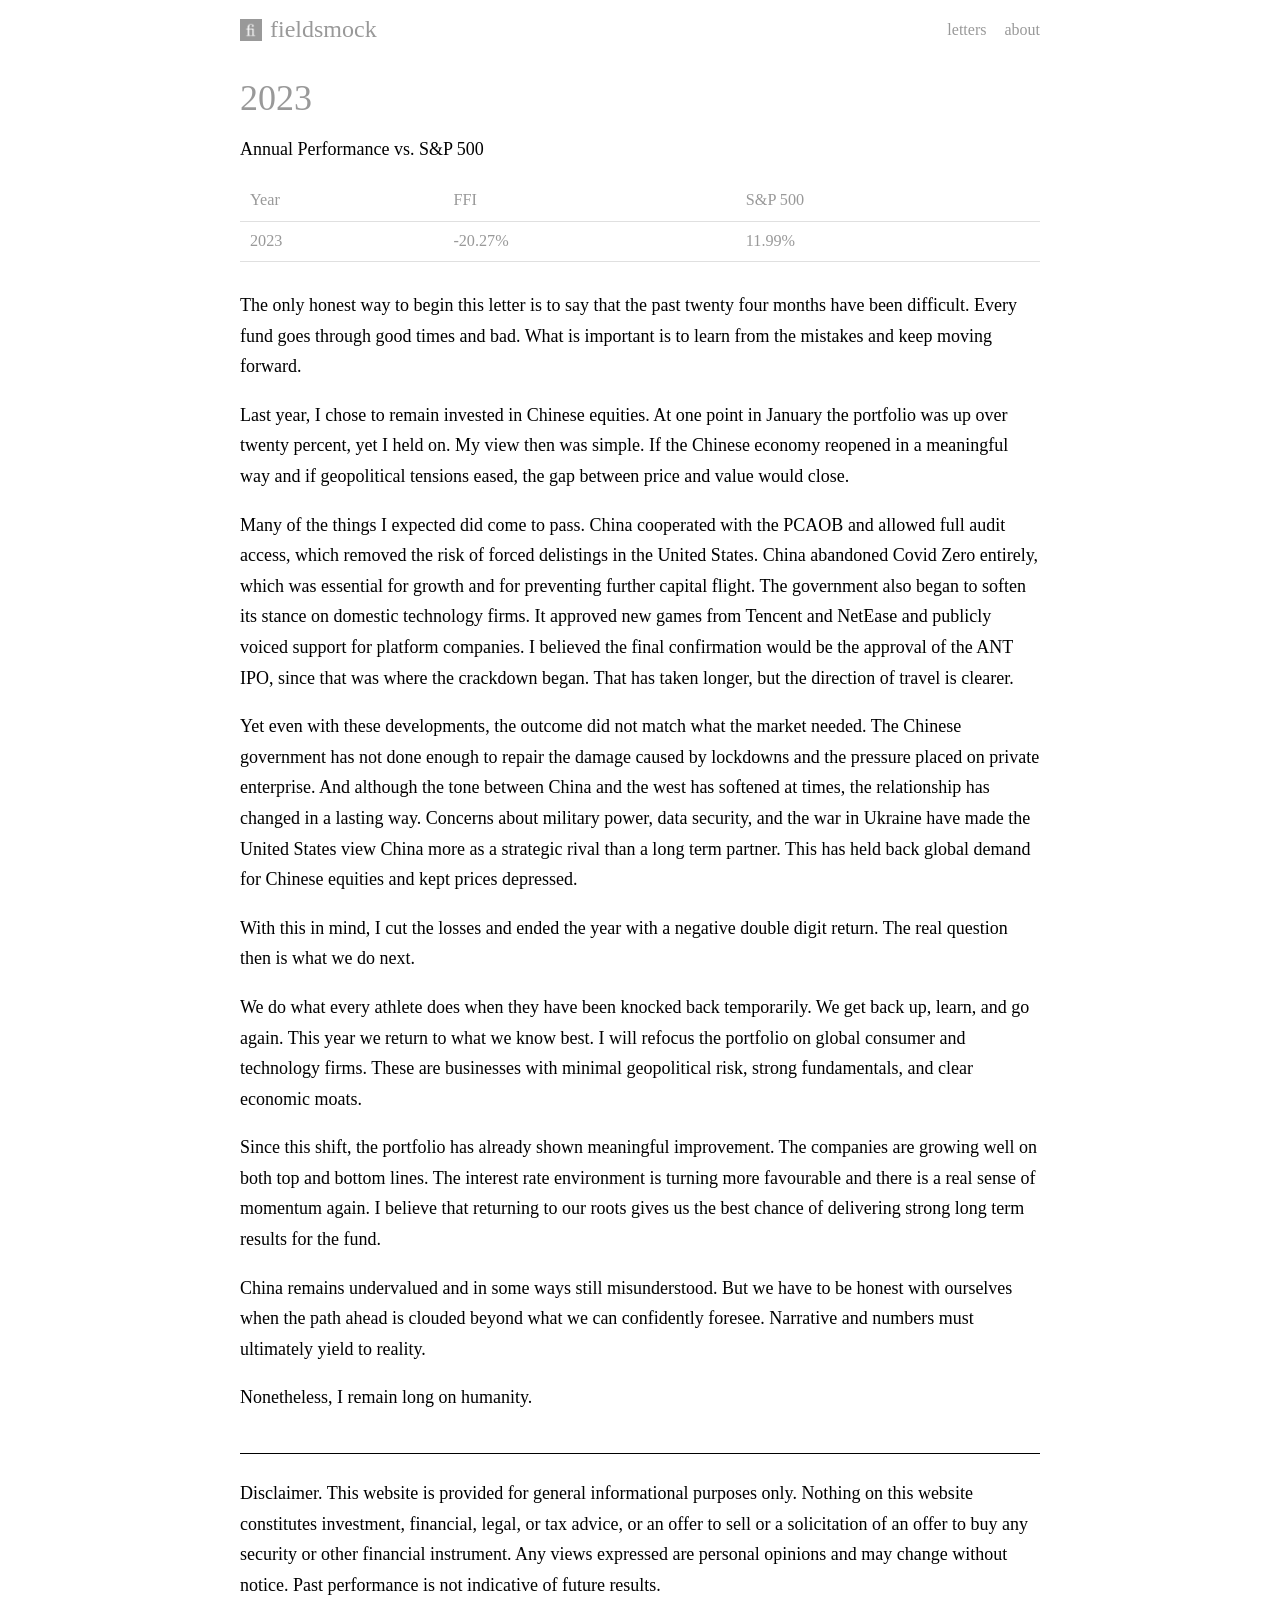
<file: letter-2023.html>
<!DOCTYPE html>
<html lang="en">
<head>
  <meta charset="UTF-8">
  <title>fieldsmock</title>
  <meta name="description" content="the future is subjective">
  <link rel="canonical" href="https://fieldsmock.com/letter-2023">
  <meta property="og:type" content="article">
  <meta property="og:site_name" content="fieldsmock">
  <meta property="og:title" content="fieldsmock">
  <meta property="og:description" content="the future is subjective">
  <meta property="og:url" content="https://fieldsmock.com/letter-2023">
  <meta property="og:image" content="https://fieldsmock.com/assets/social-card.jpg">
  <meta property="og:image:type" content="image/jpeg">
  <meta property="og:image:width" content="2233">
  <meta property="og:image:height" content="675">
  <meta property="og:image:alt" content="The fieldsmock logo and wordmark">
  <meta name="twitter:card" content="summary_large_image">
  <meta name="twitter:title" content="fieldsmock">
  <meta name="twitter:description" content="the future is subjective">
  <meta name="twitter:image" content="https://fieldsmock.com/assets/social-card.jpg">
  <link rel="icon" type="image/png" href="favicon.png">
  <meta name="viewport" content="width=device-width, initial-scale=1">

  <style>
    body {
      font-family: Baskerville, serif;
      margin: 0;
      color: #000;
    }

    :root {
      --content-font-size-desktop: 18px;
      --content-font-size-mobile: 16px;
    }

    /* === HEADER === */
    .site-header {
      position: fixed;
      top: 0;
      width: 100%;
      background: #fff;
      z-index: 100;
      box-sizing: border-box;
      padding-bottom: 8px; /* small gap below header */
    }

    .site-header-inner {
      display: flex;
      justify-content: space-between; /* logo left, menu right */
      align-items: center;
      width: 100%;
      max-width: 800px;
      margin: 0 auto;
      padding: 16px 0;
      box-sizing: border-box;
    }

    /* LOGO */
    .logo-with-text {
      display: flex;
      align-items: center;
      gap: 8px;
      cursor: pointer;
      text-decoration: none;
      color: #999999;
    }

    .logo-icon {
      width: 22px;
      height: 22px;
      display: block;
    }

    .site-name {
      font-size: 24px;
      font-weight: normal;
      color: #999999;
      user-select: none;
    }

    /* MENU */
    .main-nav {
      display: flex;
      gap: 18px;
      font-size: 16px;
      text-transform: lowercase;
    }

    .main-nav a {
      color: #999999;
      text-decoration: none;
      transition: color 0.3s ease;
    }

    .main-nav a:hover {
      color: rgba(153,153,153,0); /* fade on hover */
    }

    /* HAMBURGER (mobile) */
    .hamburger {
      display: none;
      flex-direction: column;
      gap: 4px;
      cursor: pointer;
      z-index: 110;
    }

    .hamburger div {
      width: 24px;
      height: 2px;
      background: #999;
    }

    /* PAGE CONTENT */
    .page {
      max-width: 800px;
      margin: 80px auto 40px auto; /* space for fixed header */
      text-align: left;
      line-height: 1.7;
      padding: 0 20px;
      font-size: var(--content-font-size-desktop);
    }
    
    .overview {
      margin-bottom: 40px;  /* creates a gap before the first chart */
    }
    
    .page img {
  max-width: 100%;   /* prevents image from being wider than its container */
  height: auto;      /* maintain aspect ratio */
  display: block;
  margin-bottom: 28px; /* spacing below image */
    }

    h1 {
       font-weight: normal;
       color: #999999;
      margin: 0;
      line-height: 1;  /* smaller spacing for multi-line headings */
    }

    .letter-header {
      display: flex;
      justify-content: space-between;
      align-items: baseline;
      gap: 12px;
      margin-bottom: 18px;
    }

    .lang-toggle {
      font-size: 12px;
      letter-spacing: 0.4px;
      color: #b3b3b3;
      text-transform: uppercase;
      user-select: none;
    }

    .lang-toggle a {
      color: #b3b3b3;
      text-decoration: none;
    }

    .lang-toggle .active {
      color: #999999;
      cursor: default;
    }

    .lang-toggle.is-hidden {
      visibility: hidden;
      pointer-events: none;
    }

    .holdings-list {
      font-size: 1em;
      line-height: 1.8;
    }

    .page a {
      color: #000;
      text-decoration: none;
      transition: color 0.3s ease;
      -webkit-tap-highlight-color: rgba(0,0,0,0.2); /* subtle gray highlight on tap */
    }

    .page a:hover {
      color: rgba(153,153,153,0); /* fade on hover */
    }

    @media (hover: none) {
      .page a:hover,
      .page a:active,
      .page a:focus {
        color: #000;
      }
    }

    .disclaimer {
      border-top: 1px solid #000;
      margin-top: 40px;
      padding-top: 24px;
    }

    .disclaimer p {
      margin: 0;
    }

    .perf-table {
      width: 100%;
      border-collapse: collapse;
      margin: 16px 0 28px 0;
      font-size: 0.9em;
    }

    .perf-table th,
    .perf-table td {
      text-align: left;
      padding: 6px 10px;
      border-bottom: 1px solid #e0e0e0;
    }

    .perf-table th {
      color: #999999;
      font-weight: normal;
    }

    .perf-table td {
      color: #999999;
    }

    .perf-title {
      font-size: 1em;
      color: #000;
      margin: 14px 0 6px 0;
      font-weight: normal;
      text-transform: none;
    }

    /* Mobile adjustments */
    @media (max-width: 600px) {
      .site-header-inner {
        flex-direction: row;
        justify-content: center; /* center logo */
        padding: 16px 14px 24px 14px;
        position: relative;
      }

      .logo-with-text {
        position: absolute;
        left: 50%;
        top: 50%;
        transform: translateX(-50%) translateY(-50%);
      }

      .hamburger {
        position: absolute;
        right: 14px;
        top: 50%;
        transform: translateY(-50%);
        display: flex;
      }

      .main-nav {
        display: none;
        position: fixed;
        top: 0;
        left: 0;
        width: 100%;
        height: 100%;
        flex-direction: column;
        justify-content: center;
        align-items: center;
        background: #fff;
        gap: 24px;
        font-size: 20px;
        transition: transform 0.4s ease;
        transform: translateY(-100%);
      }

      .main-nav.show {
        transform: translateY(0);
        display: flex;
      }

      .page {
        margin: 80px 8px 40px 8px; /* padding for mobile content */
        font-size: var(--content-font-size-mobile);
        padding: 0 8px;
      }
    }
  </style>
</head>

<body>

<header class="site-header">
  <div class="site-header-inner">
    <a href="/" class="logo-with-text">
      <img src="favicon.png" alt="" class="logo-icon">
      <span class="site-name">fieldsmock</span>
    </a>

    <!-- Hamburger for mobile -->
    <div class="hamburger" id="hamburger">
      <div></div>
      <div></div>
      <div></div>
    </div>

    <nav class="main-nav" id="mainNav">
      <a href="/letters">letters</a>
      <a href="/about">about</a>
    </nav>
  </div>
</header>

<div class="page">
  <div class="letter-header">
    <h1>2023</h1>
    <div class="lang-toggle is-hidden" aria-hidden="true">
      <span class="active">EN</span>
      <a href="/letter-2023-de">DE</a>
    </div>
  </div>

  <h2 class="perf-title">Annual Performance vs. S&amp;P 500</h2>
  <table class="perf-table">
    <thead>
      <tr>
        <th>Year</th>
        <th>FFI</th>
        <th>S&amp;P 500</th>
      </tr>
    </thead>
    <tbody>
      <tr>
        <td>2023</td>
        <td>-20.27%</td>
        <td>11.99%</td>
      </tr>
    </tbody>
  </table>

  <p>The only honest way to begin this letter is to say that the past twenty four months have been difficult. Every fund goes through good times and bad. What is important is to learn from the mistakes and keep moving forward.</p>

  <p>Last year, I chose to remain invested in Chinese equities. At one point in January the portfolio was up over twenty percent, yet I held on. My view then was simple. If the Chinese economy reopened in a meaningful way and if geopolitical tensions eased, the gap between price and value would close.</p>

  <p>Many of the things I expected did come to pass. China cooperated with the PCAOB and allowed full audit access, which removed the risk of forced delistings in the United States. China abandoned Covid Zero entirely, which was essential for growth and for preventing further capital flight. The government also began to soften its stance on domestic technology firms. It approved new games from Tencent and NetEase and publicly voiced support for platform companies. I believed the final confirmation would be the approval of the ANT IPO, since that was where the crackdown began. That has taken longer, but the direction of travel is clearer.</p>

  <p>Yet even with these developments, the outcome did not match what the market needed. The Chinese government has not done enough to repair the damage caused by lockdowns and the pressure placed on private enterprise. And although the tone between China and the west has softened at times, the relationship has changed in a lasting way. Concerns about military power, data security, and the war in Ukraine have made the United States view China more as a strategic rival than a long term partner. This has held back global demand for Chinese equities and kept prices depressed.</p>

  <p>With this in mind, I cut the losses and ended the year with a negative double digit return. The real question then is what we do next.</p>

  <p>We do what every athlete does when they have been knocked back temporarily. We get back up, learn, and go again. This year we return to what we know best. I will refocus the portfolio on global consumer and technology firms. These are businesses with minimal geopolitical risk, strong fundamentals, and clear economic moats.</p>

  <p>Since this shift, the portfolio has already shown meaningful improvement. The companies are growing well on both top and bottom lines. The interest rate environment is turning more favourable and there is a real sense of momentum again. I believe that returning to our roots gives us the best chance of delivering strong long term results for the fund.</p>

  <p>China remains undervalued and in some ways still misunderstood. But we have to be honest with ourselves when the path ahead is clouded beyond what we can confidently foresee. Narrative and numbers must ultimately yield to reality.</p>

  <p>Nonetheless, I remain long on humanity.</p>

  <footer class="disclaimer">
    <p>Disclaimer. This website is provided for general informational purposes only. Nothing on this website constitutes investment, financial, legal, or tax advice, or an offer to sell or a solicitation of an offer to buy any security or other financial instrument. Any views expressed are personal opinions and may change without notice. Past performance is not indicative of future results.</p>
  </footer>
</div>

<script>
  document.addEventListener("DOMContentLoaded", () => {
    const hamburger = document.getElementById('hamburger');
    const mainNav = document.getElementById('mainNav');

    if(hamburger && mainNav) {
      hamburger.addEventListener('click', () => {
        mainNav.classList.toggle('show');
      });
    }
  });
</script>

</body>
</html>
</file>
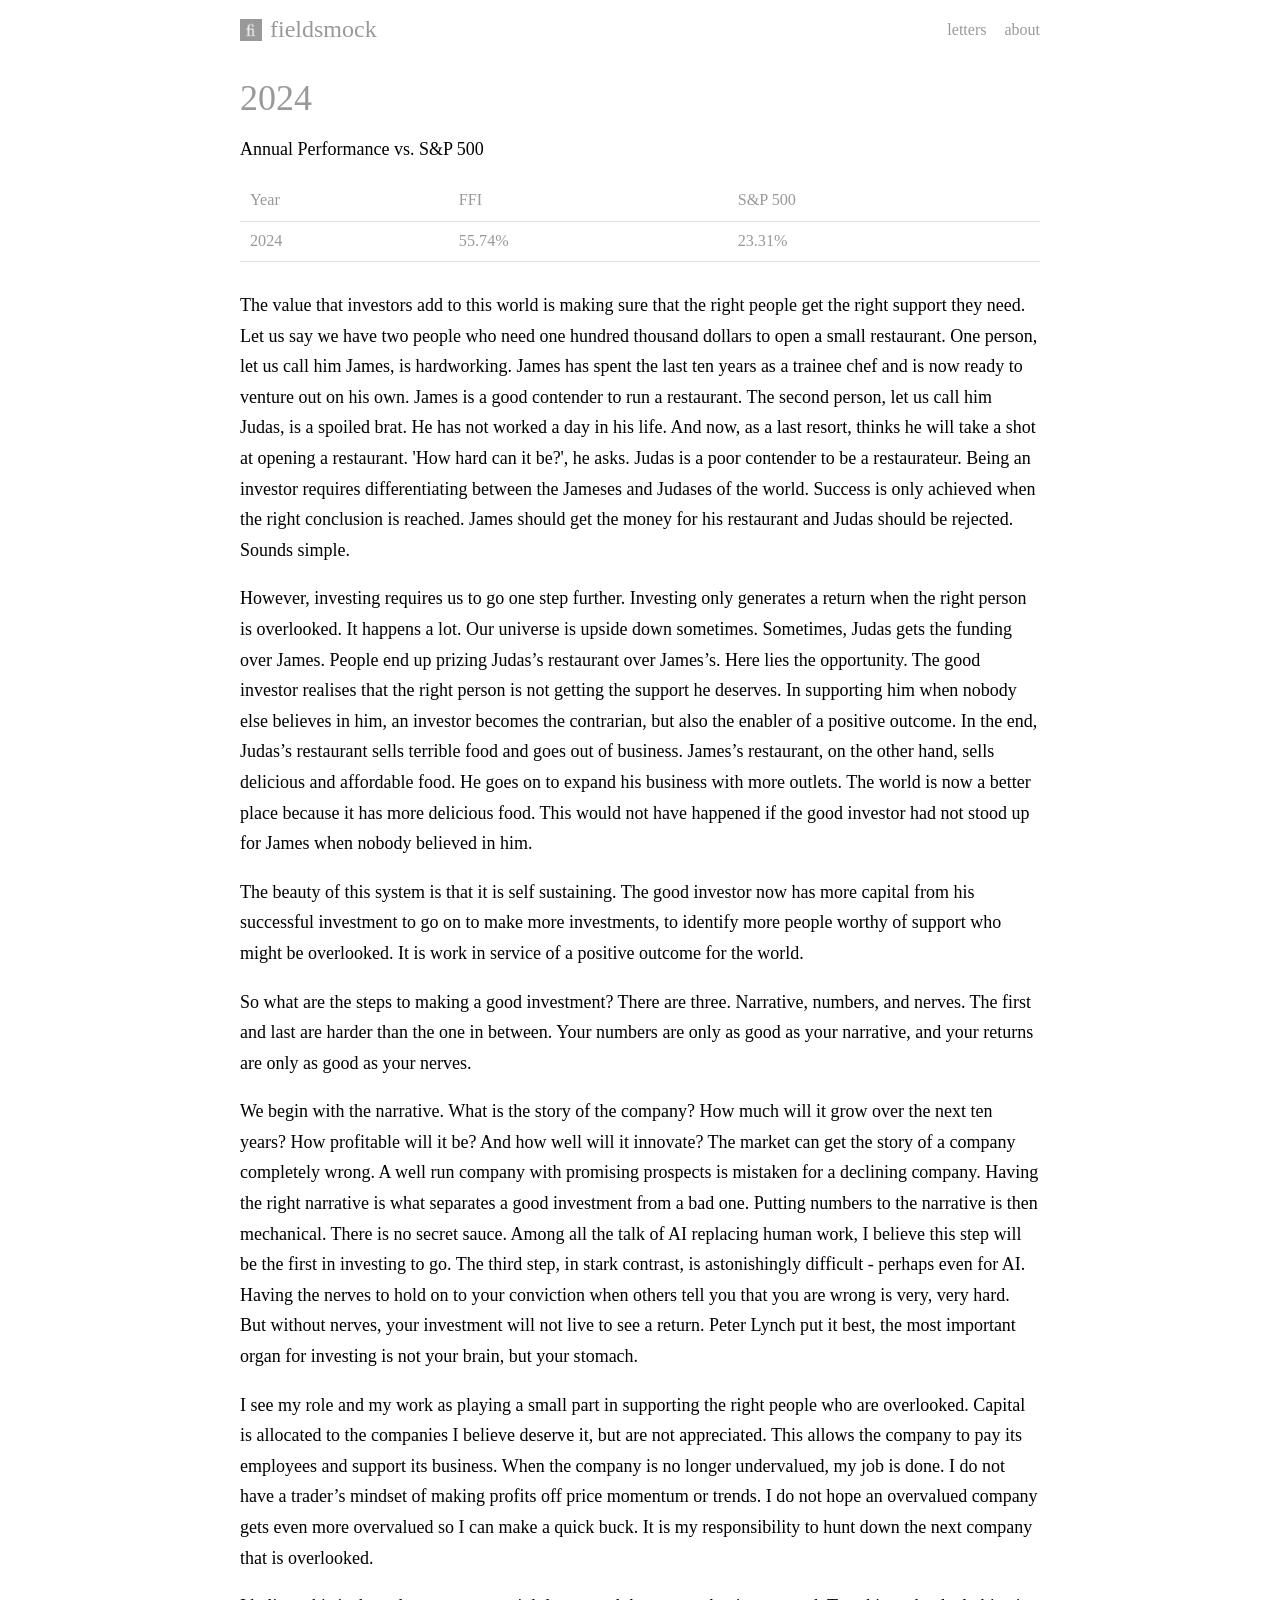
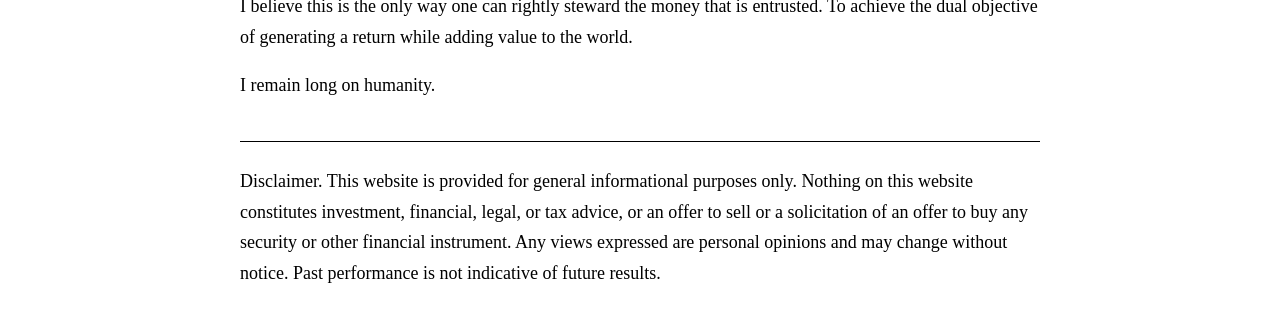
<file: letter-2024.html>
<!DOCTYPE html>
<html lang="en">
<head>
  <meta charset="UTF-8">
  <title>fieldsmock</title>
  <meta name="description" content="the future is subjective">
  <link rel="canonical" href="https://fieldsmock.com/letter-2024">
  <meta property="og:type" content="article">
  <meta property="og:site_name" content="fieldsmock">
  <meta property="og:title" content="fieldsmock">
  <meta property="og:description" content="the future is subjective">
  <meta property="og:url" content="https://fieldsmock.com/letter-2024">
  <meta property="og:image" content="https://fieldsmock.com/assets/social-card.jpg">
  <meta property="og:image:type" content="image/jpeg">
  <meta property="og:image:width" content="2233">
  <meta property="og:image:height" content="675">
  <meta property="og:image:alt" content="The fieldsmock logo and wordmark">
  <meta name="twitter:card" content="summary_large_image">
  <meta name="twitter:title" content="fieldsmock">
  <meta name="twitter:description" content="the future is subjective">
  <meta name="twitter:image" content="https://fieldsmock.com/assets/social-card.jpg">
  <link rel="icon" type="image/png" href="favicon.png">
  <meta name="viewport" content="width=device-width, initial-scale=1">

  <style>
    body {
      font-family: Baskerville, serif;
      margin: 0;
      color: #000;
    }

    :root {
      --content-font-size-desktop: 18px;
      --content-font-size-mobile: 16px;
    }

    /* === HEADER === */
    .site-header {
      position: fixed;
      top: 0;
      width: 100%;
      background: #fff;
      z-index: 100;
      box-sizing: border-box;
      padding-bottom: 8px; /* small gap below header */
    }

    .site-header-inner {
      display: flex;
      justify-content: space-between; /* logo left, menu right */
      align-items: center;
      width: 100%;
      max-width: 800px;
      margin: 0 auto;
      padding: 16px 0;
      box-sizing: border-box;
    }

    /* LOGO */
    .logo-with-text {
      display: flex;
      align-items: center;
      gap: 8px;
      cursor: pointer;
      text-decoration: none;
      color: #999999;
    }

    .logo-icon {
      width: 22px;
      height: 22px;
      display: block;
    }

    .site-name {
      font-size: 24px;
      font-weight: normal;
      color: #999999;
      user-select: none;
    }

    /* MENU */
    .main-nav {
      display: flex;
      gap: 18px;
      font-size: 16px;
      text-transform: lowercase;
    }

    .main-nav a {
      color: #999999;
      text-decoration: none;
      transition: color 0.3s ease;
    }

    .main-nav a:hover {
      color: rgba(153,153,153,0); /* fade on hover */
    }

    /* HAMBURGER (mobile) */
    .hamburger {
      display: none;
      flex-direction: column;
      gap: 4px;
      cursor: pointer;
      z-index: 110;
    }

    .hamburger div {
      width: 24px;
      height: 2px;
      background: #999;
    }

    /* PAGE CONTENT */
    .page {
      max-width: 800px;
      margin: 80px auto 40px auto; /* space for fixed header */
      text-align: left;
      line-height: 1.7;
      padding: 0 20px;
      font-size: var(--content-font-size-desktop);
    }
    
    .overview {
      margin-bottom: 40px;  /* creates a gap before the first chart */
    }
    
    .page img {
  max-width: 100%;   /* prevents image from being wider than its container */
  height: auto;      /* maintain aspect ratio */
  display: block;
  margin-bottom: 28px; /* spacing below image */
    }

    h1 {
       font-weight: normal;
       color: #999999;
      margin: 0;
      line-height: 1;  /* smaller spacing for multi-line headings */
    }

    .letter-header {
      display: flex;
      justify-content: space-between;
      align-items: baseline;
      gap: 12px;
      margin-bottom: 18px;
    }

    .lang-toggle {
      font-size: 12px;
      letter-spacing: 0.4px;
      color: #b3b3b3;
      text-transform: uppercase;
      user-select: none;
    }

    .lang-toggle a {
      color: #b3b3b3;
      text-decoration: none;
    }

    .lang-toggle .active {
      color: #999999;
      cursor: default;
    }

    .lang-toggle.is-hidden {
      visibility: hidden;
      pointer-events: none;
    }

    .holdings-list {
      font-size: 1em;
      line-height: 1.8;
    }

    .page a {
      color: #000;
      text-decoration: none;
      transition: color 0.3s ease;
      -webkit-tap-highlight-color: rgba(0,0,0,0.2); /* subtle gray highlight on tap */
    }

    .page a:hover {
      color: rgba(153,153,153,0); /* fade on hover */
    }

    @media (hover: none) {
      .page a:hover,
      .page a:active,
      .page a:focus {
        color: #000;
      }
    }

    .disclaimer {
      border-top: 1px solid #000;
      margin-top: 40px;
      padding-top: 24px;
    }

    .disclaimer p {
      margin: 0;
    }

    .perf-table {
      width: 100%;
      border-collapse: collapse;
      margin: 16px 0 28px 0;
      font-size: 0.9em;
    }

    .perf-table th,
    .perf-table td {
      text-align: left;
      padding: 6px 10px;
      border-bottom: 1px solid #e0e0e0;
    }

    .perf-table th {
      color: #999999;
      font-weight: normal;
    }

    .perf-table td {
      color: #999999;
    }

    .perf-title {
      font-size: 1em;
      color: #000;
      margin: 14px 0 6px 0;
      font-weight: normal;
      text-transform: none;
    }

    /* Mobile adjustments */
    @media (max-width: 600px) {
      .site-header-inner {
        flex-direction: row;
        justify-content: center; /* center logo */
        padding: 16px 14px 24px 14px;
        position: relative;
      }

      .logo-with-text {
        position: absolute;
        left: 50%;
        top: 50%;
        transform: translateX(-50%) translateY(-50%);
      }

      .hamburger {
        position: absolute;
        right: 14px;
        top: 50%;
        transform: translateY(-50%);
        display: flex;
      }

      .main-nav {
        display: none;
        position: fixed;
        top: 0;
        left: 0;
        width: 100%;
        height: 100%;
        flex-direction: column;
        justify-content: center;
        align-items: center;
        background: #fff;
        gap: 24px;
        font-size: 20px;
        transition: transform 0.4s ease;
        transform: translateY(-100%);
      }

      .main-nav.show {
        transform: translateY(0);
        display: flex;
      }

      .page {
        margin: 80px 8px 40px 8px; /* padding for mobile content */
        font-size: var(--content-font-size-mobile);
        padding: 0 8px;
      }
    }
  </style>
</head>

<body>

<header class="site-header">
  <div class="site-header-inner">
    <a href="/" class="logo-with-text">
      <img src="favicon.png" alt="" class="logo-icon">
      <span class="site-name">fieldsmock</span>
    </a>

    <!-- Hamburger for mobile -->
    <div class="hamburger" id="hamburger">
      <div></div>
      <div></div>
      <div></div>
    </div>

    <nav class="main-nav" id="mainNav">
      <a href="/letters">letters</a>
      <a href="/about">about</a>
    </nav>
  </div>
</header>

<div class="page">
  <div class="letter-header">
    <h1>2024</h1>
    <div class="lang-toggle is-hidden" aria-hidden="true">
      <span class="active">EN</span>
      <a href="/letter-2024-de">DE</a>
    </div>
  </div>

  <h2 class="perf-title">Annual Performance vs. S&amp;P 500</h2>
  <table class="perf-table">
    <thead>
      <tr>
        <th>Year</th>
        <th>FFI</th>
        <th>S&amp;P 500</th>
      </tr>
    </thead>
    <tbody>
      <tr>
        <td>2024</td>
        <td>55.74%</td>
        <td>23.31%</td>
      </tr>
    </tbody>
  </table>

  <p>The value that investors add to this world is making sure that the right people get the right support they need. Let us say we have two people who need one hundred thousand dollars to open a small restaurant. One person, let us call him James, is hardworking. James has spent the last ten years as a trainee chef and is now ready to venture out on his own. James is a good contender to run a restaurant. The second person, let us call him Judas, is a spoiled brat. He has not worked a day in his life. And now, as a last resort, thinks he will take a shot at opening a restaurant. 'How hard can it be?', he asks. Judas is a poor contender to be a restaurateur. Being an investor requires differentiating between the Jameses and Judases of the world. Success is only achieved when the right conclusion is reached. James should get the money for his restaurant and Judas should be rejected. Sounds simple.</p>

  <p>However, investing requires us to go one step further. Investing only generates a return when the right person is overlooked. It happens a lot. Our universe is upside down sometimes. Sometimes, Judas gets the funding over James. People end up prizing Judas’s restaurant over James’s. Here lies the opportunity. The good investor realises that the right person is not getting the support he deserves. In supporting him when nobody else believes in him, an investor becomes the contrarian, but also the enabler of a positive outcome. In the end, Judas’s restaurant sells terrible food and goes out of business. James’s restaurant, on the other hand, sells delicious and affordable food. He goes on to expand his business with more outlets. The world is now a better place because it has more delicious food. This would not have happened if the good investor had not stood up for James when nobody believed in him.</p>

  <p>The beauty of this system is that it is self sustaining. The good investor now has more capital from his successful investment to go on to make more investments, to identify more people worthy of support who might be overlooked. It is work in service of a positive outcome for the world.</p>

  <p>So what are the steps to making a good investment? There are three. Narrative, numbers, and nerves. The first and last are harder than the one in between. Your numbers are only as good as your narrative, and your returns are only as good as your nerves.</p>

  <p>We begin with the narrative. What is the story of the company? How much will it grow over the next ten years? How profitable will it be? And how well will it innovate? The market can get the story of a company completely wrong. A well run company with promising prospects is mistaken for a declining company. Having the right narrative is what separates a good investment from a bad one. Putting numbers to the narrative is then mechanical. There is no secret sauce. Among all the talk of AI replacing human work, I believe this step will be the first in investing to go. The third step, in stark contrast, is astonishingly difficult - perhaps even for AI. Having the nerves to hold on to your conviction when others tell you that you are wrong is very, very hard. But without nerves, your investment will not live to see a return. Peter Lynch put it best, the most important organ for investing is not your brain, but your stomach.</p>

  <p>I see my role and my work as playing a small part in supporting the right people who are overlooked. Capital is allocated to the companies I believe deserve it, but are not appreciated. This allows the company to pay its employees and support its business. When the company is no longer undervalued, my job is done. I do not have a trader’s mindset of making profits off price momentum or trends. I do not hope an overvalued company gets even more overvalued so I can make a quick buck. It is my responsibility to hunt down the next company that is overlooked.</p>

  <p>I believe this is the only way one can rightly steward the money that is entrusted. To achieve the dual objective of generating a return while adding value to the world.</p>

  <p>I remain long on humanity.</p>

  <footer class="disclaimer">
    <p>Disclaimer. This website is provided for general informational purposes only. Nothing on this website constitutes investment, financial, legal, or tax advice, or an offer to sell or a solicitation of an offer to buy any security or other financial instrument. Any views expressed are personal opinions and may change without notice. Past performance is not indicative of future results.</p>
  </footer>
</div>

<script>
  document.addEventListener("DOMContentLoaded", () => {
    const hamburger = document.getElementById('hamburger');
    const mainNav = document.getElementById('mainNav');

    if(hamburger && mainNav) {
      hamburger.addEventListener('click', () => {
        mainNav.classList.toggle('show');
      });
    }
  });
</script>

</body>
</html>
</file>
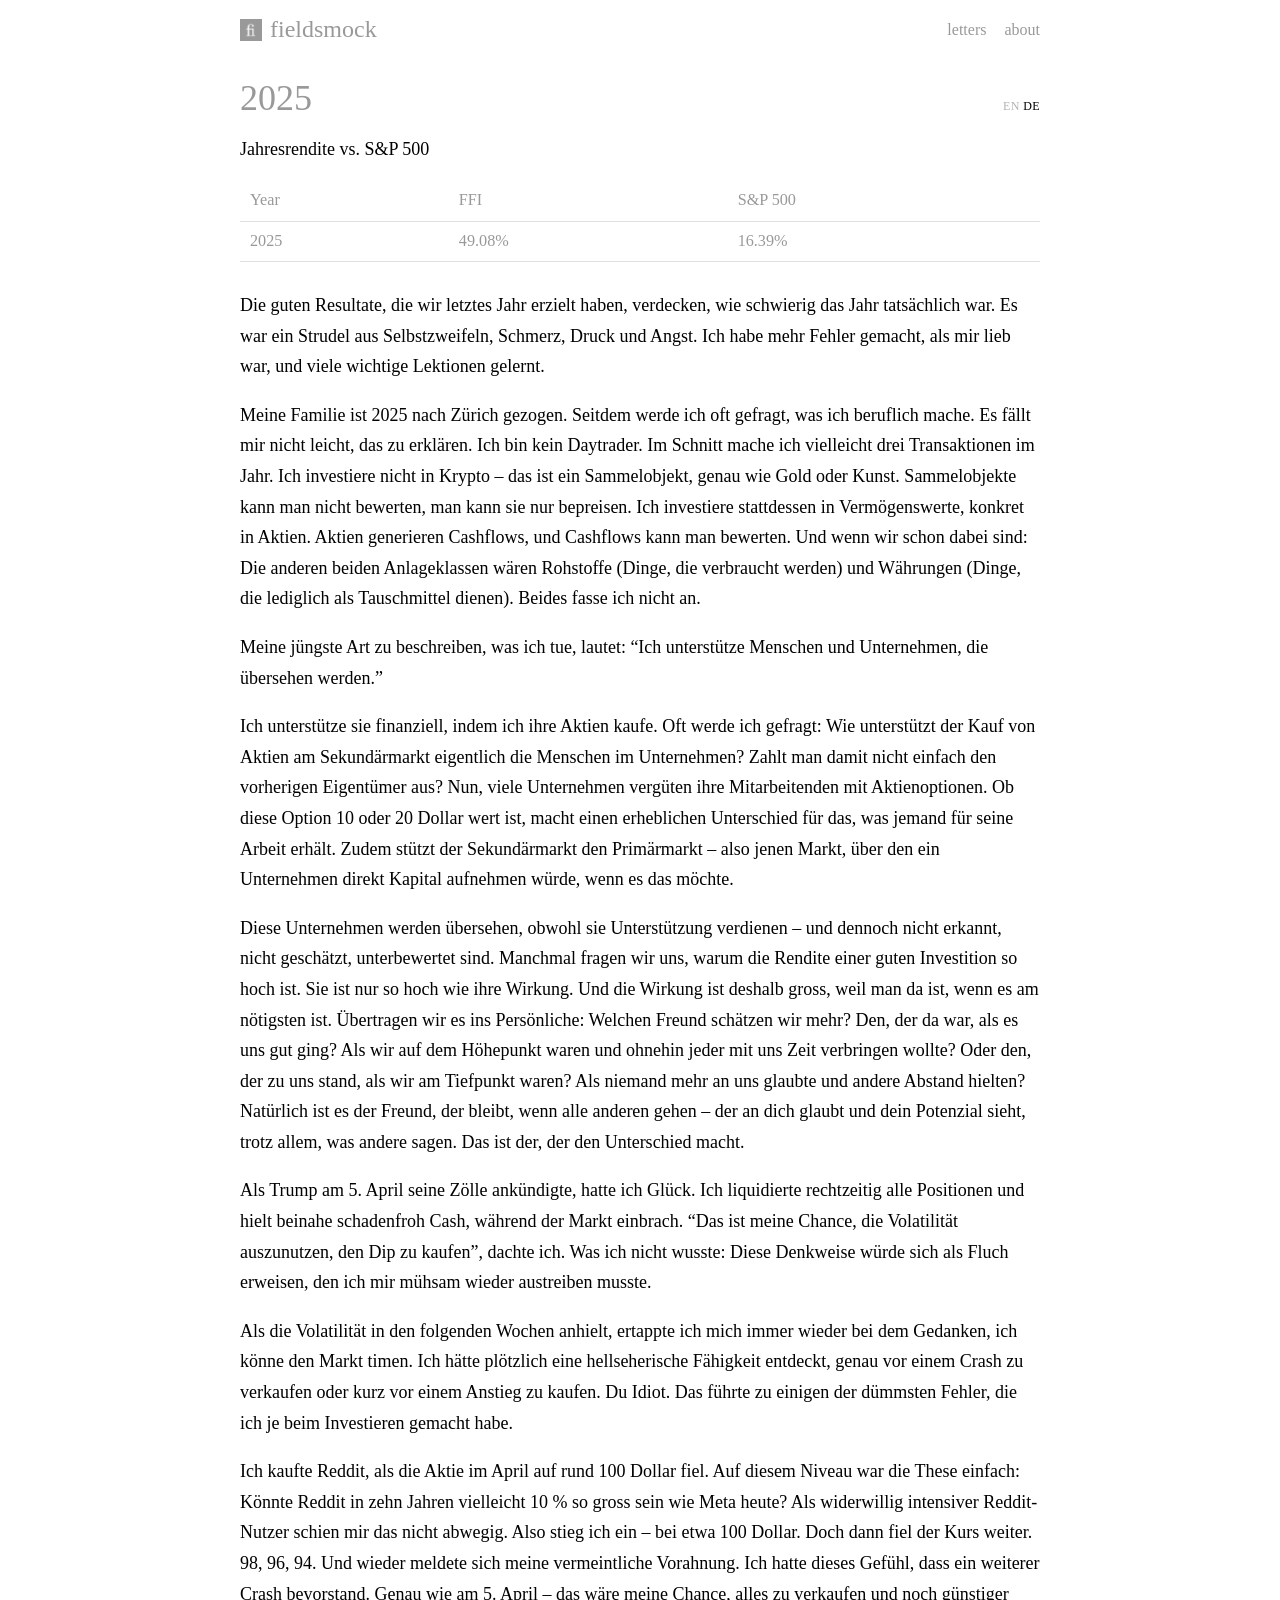
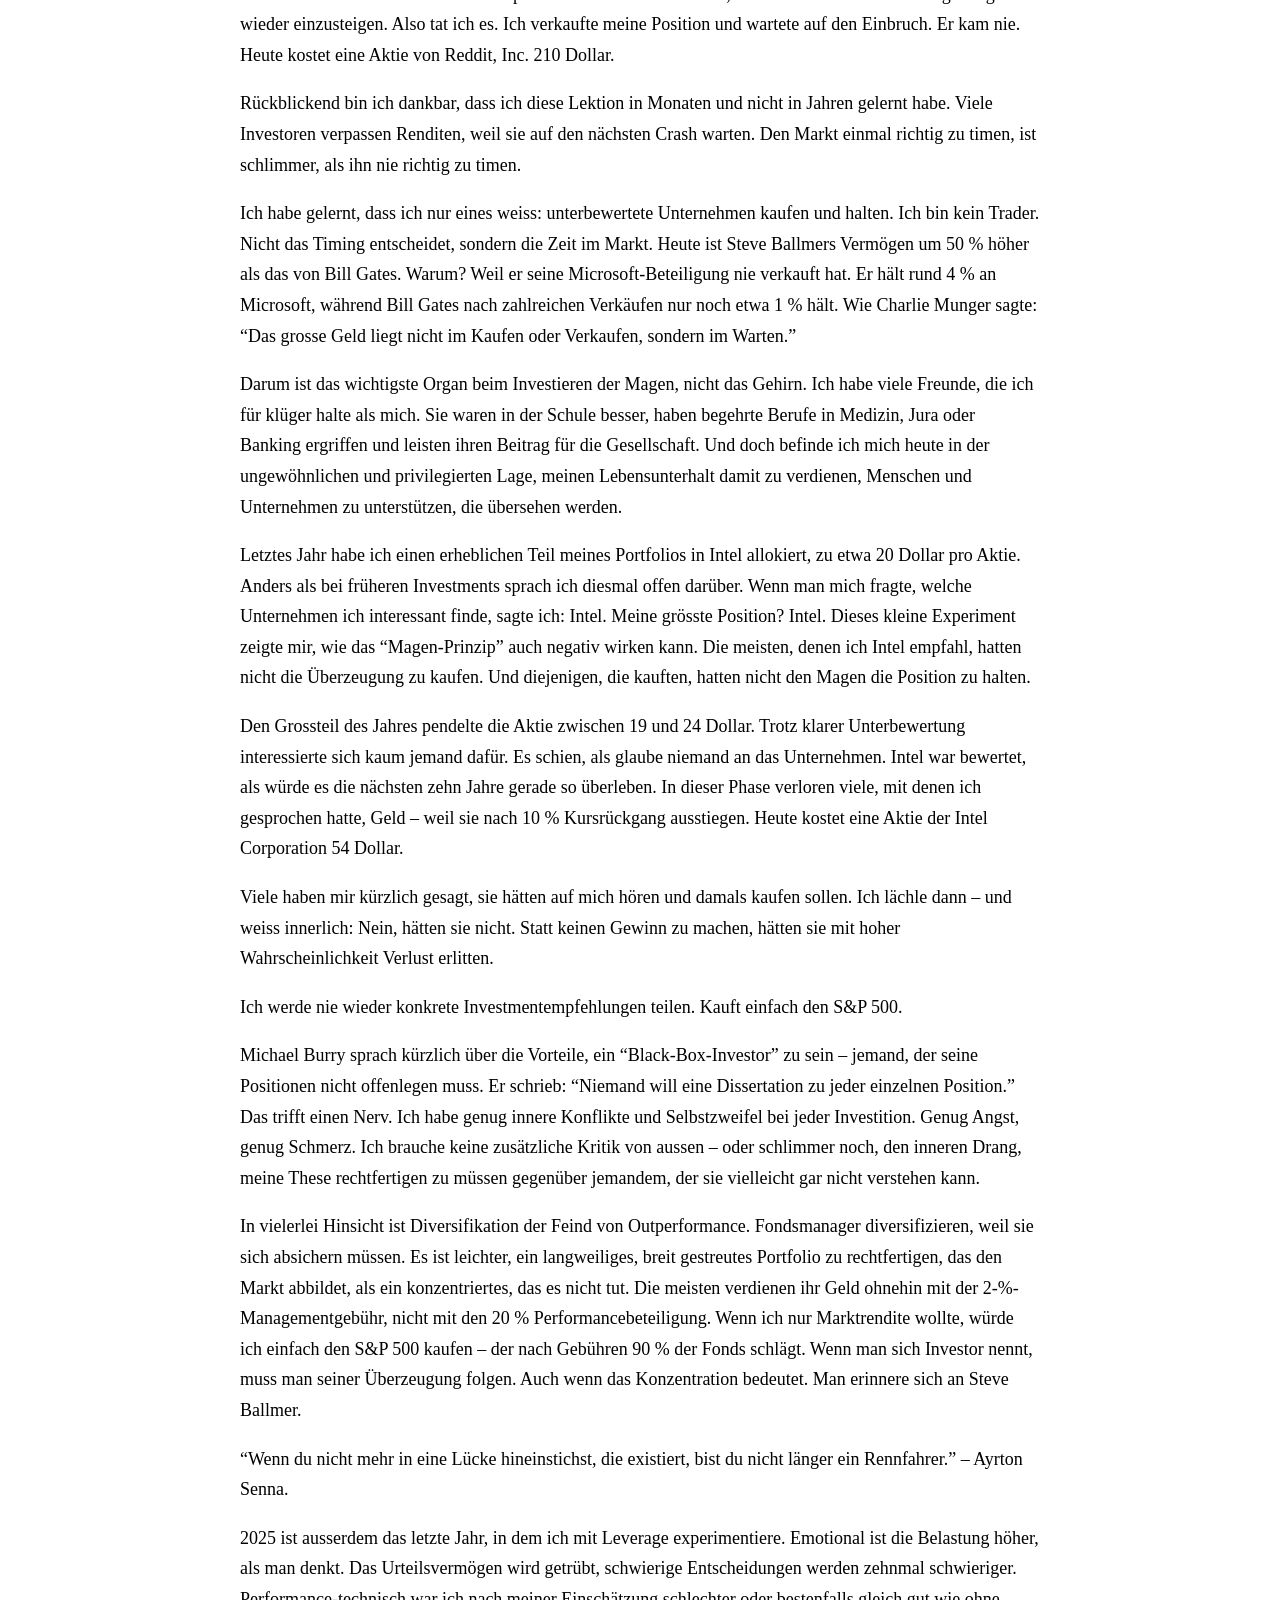
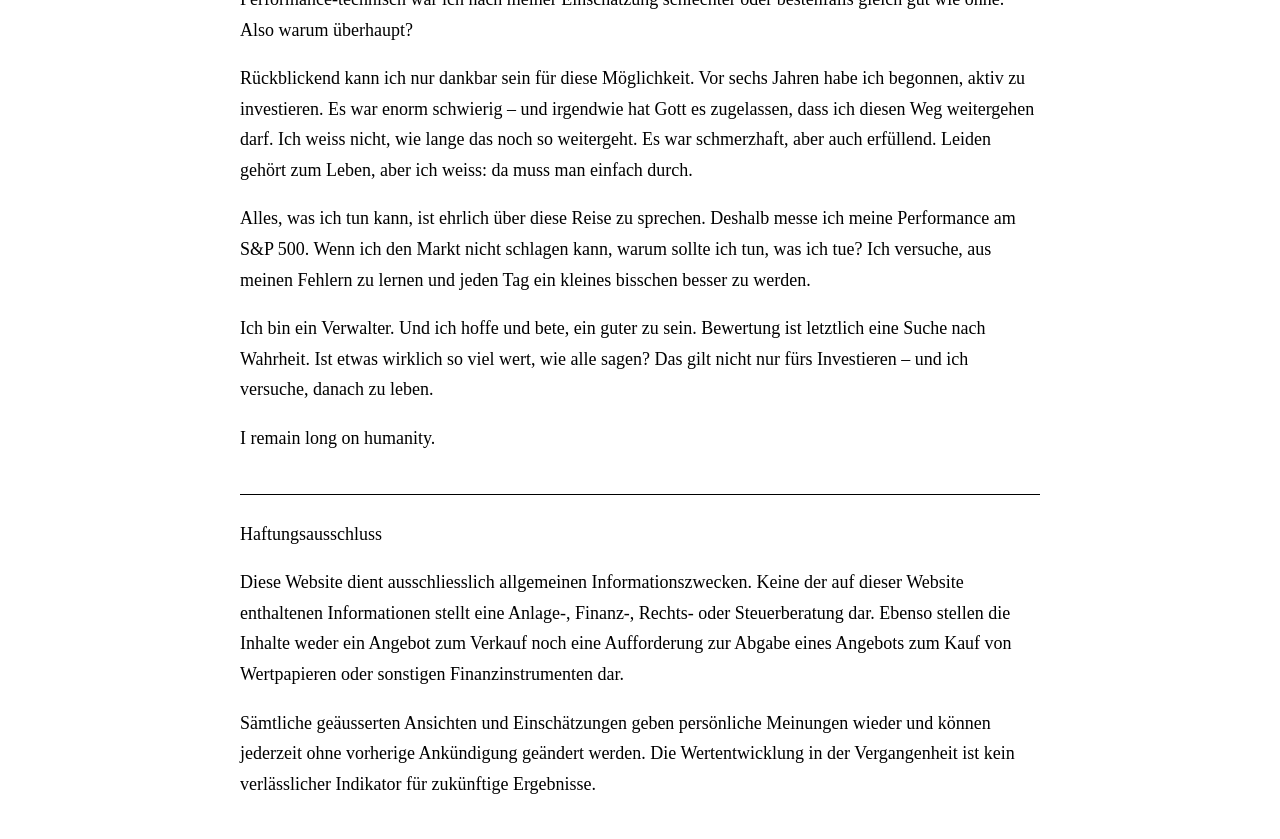
<file: letter-2025-de.html>
<!DOCTYPE html>
<html lang="de">
<head>
  <meta charset="UTF-8">
  <title>fieldsmock</title>
  <meta name="description" content="the future is subjective">
  <link rel="canonical" href="https://fieldsmock.com/letter-2025-de">
  <meta property="og:type" content="article">
  <meta property="og:site_name" content="fieldsmock">
  <meta property="og:title" content="fieldsmock">
  <meta property="og:description" content="the future is subjective">
  <meta property="og:url" content="https://fieldsmock.com/letter-2025-de">
  <meta property="og:image" content="https://fieldsmock.com/assets/social-card.jpg">
  <meta property="og:image:type" content="image/jpeg">
  <meta property="og:image:width" content="2233">
  <meta property="og:image:height" content="675">
  <meta property="og:image:alt" content="The fieldsmock logo and wordmark">
  <meta name="twitter:card" content="summary_large_image">
  <meta name="twitter:title" content="fieldsmock">
  <meta name="twitter:description" content="the future is subjective">
  <meta name="twitter:image" content="https://fieldsmock.com/assets/social-card.jpg">
  <link rel="icon" type="image/png" href="/favicon.png?v=20260211">
  <link rel="shortcut icon" type="image/png" href="/favicon.png?v=20260211">
  <meta name="viewport" content="width=device-width, initial-scale=1">

  <style>
    body {
      font-family: Baskerville, serif;
      margin: 0;
      color: #000;
    }

    :root {
      --content-font-size-desktop: 18px;
      --content-font-size-mobile: 16px;
    }

    /* === HEADER === */
    .site-header {
      position: fixed;
      top: 0;
      width: 100%;
      background: #fff;
      z-index: 100;
      box-sizing: border-box;
      padding-bottom: 8px; /* small gap below header */
    }

    .site-header-inner {
      display: flex;
      justify-content: space-between; /* logo left, menu right */
      align-items: center;
      width: 100%;
      max-width: 800px;
      margin: 0 auto;
      padding: 16px 0;
      box-sizing: border-box;
    }

    /* LOGO */
    .logo-with-text {
      display: flex;
      align-items: center;
      gap: 8px;
      cursor: pointer;
      text-decoration: none;
      color: #999999;
    }

    .logo-icon {
      width: 22px;
      height: 22px;
      display: block;
    }

    .site-name {
      font-size: 24px;
      font-weight: normal;
      color: #999999;
      user-select: none;
    }

    /* MENU */
    .main-nav {
      display: flex;
      gap: 18px;
      font-size: 16px;
      text-transform: lowercase;
    }

    .main-nav a {
      color: #999999;
      text-decoration: none;
      transition: color 0.3s ease;
    }

    .main-nav a:hover {
      color: rgba(153,153,153,0); /* fade on hover */
    }

    /* HAMBURGER (mobile) */
    .hamburger {
      display: none;
      flex-direction: column;
      gap: 4px;
      cursor: pointer;
      z-index: 110;
    }

    .hamburger div {
      width: 24px;
      height: 2px;
      background: #999;
    }

    /* PAGE CONTENT */
    .page {
      max-width: 800px;
      margin: 80px auto 40px auto; /* space for fixed header */
      text-align: left;
      line-height: 1.7;
      padding: 0 20px;
      font-size: var(--content-font-size-desktop);
    }
    
    .overview {
      margin-bottom: 40px;  /* creates a gap before the first chart */
    }
    
    .page img {
  max-width: 100%;   /* prevents image from being wider than its container */
  height: auto;      /* maintain aspect ratio */
  display: block;
  margin-bottom: 28px; /* spacing below image */
    }

    h1 {
       font-weight: normal;
       color: #999999;
      margin: 0;
      line-height: 1;  /* smaller spacing for multi-line headings */
    }

    .letter-header {
      display: flex;
      justify-content: space-between;
      align-items: baseline;
      gap: 12px;
      margin-bottom: 18px;
    }

    .lang-toggle {
      font-size: 12px;
      letter-spacing: 0.4px;
      color: #b3b3b3;
      text-transform: uppercase;
      user-select: none;
    }

    .page .lang-toggle a {
      color: #b3b3b3;
      text-decoration: none;
    }

    .lang-toggle .active {
      color: #000;
      cursor: default;
    }

    .holdings-list {
      font-size: 1em;
      line-height: 1.8;
    }

    .page a {
      color: #000;
      text-decoration: none;
      transition: color 0.3s ease;
      -webkit-tap-highlight-color: rgba(0,0,0,0.2); /* subtle gray highlight on tap */
    }

    .page a:hover {
      color: rgba(153,153,153,0); /* fade on hover */
    }

    @media (hover: none) {
      .page a:hover,
      .page a:active,
      .page a:focus {
        color: #000;
      }
    }

    .disclaimer {
      border-top: 1px solid #000;
      margin-top: 40px;
      padding-top: 24px;
    }

    .disclaimer p {
      margin: 0;
    }

    .disclaimer p + p {
      margin-top: 1em;
    }

    .perf-table {
      width: 100%;
      border-collapse: collapse;
      margin: 16px 0 28px 0;
      font-size: 0.9em;
    }

    .perf-table th,
    .perf-table td {
      text-align: left;
      padding: 6px 10px;
      border-bottom: 1px solid #e0e0e0;
    }

    .perf-table th {
      color: #999999;
      font-weight: normal;
    }

    .perf-table td {
      color: #999999;
    }

    .perf-title {
      font-size: 1em;
      color: #000;
      margin: 14px 0 6px 0;
      font-weight: normal;
      text-transform: none;
    }

    /* Mobile adjustments */
    @media (max-width: 600px) {
      .site-header-inner {
        flex-direction: row;
        justify-content: center; /* center logo */
        padding: 16px 14px 24px 14px;
        position: relative;
      }

      .logo-with-text {
        position: absolute;
        left: 50%;
        top: 50%;
        transform: translateX(-50%) translateY(-50%);
      }

      .hamburger {
        position: absolute;
        right: 14px;
        top: 50%;
        transform: translateY(-50%);
        display: flex;
      }

      .main-nav {
        display: none;
        position: fixed;
        top: 0;
        left: 0;
        width: 100%;
        height: 100%;
        flex-direction: column;
        justify-content: center;
        align-items: center;
        background: #fff;
        gap: 24px;
        font-size: 20px;
        transition: transform 0.4s ease;
        transform: translateY(-100%);
      }

      .main-nav.show {
        transform: translateY(0);
        display: flex;
      }

      .page {
        margin: 80px 8px 40px 8px; /* padding for mobile content */
        font-size: var(--content-font-size-mobile);
        padding: 0 8px;
      }
    }
  </style>
</head>

<body>

<header class="site-header">
  <div class="site-header-inner">
    <a href="/" class="logo-with-text">
      <img src="favicon.png" alt="" class="logo-icon">
      <span class="site-name">fieldsmock</span>
    </a>

    <!-- Hamburger for mobile -->
    <div class="hamburger" id="hamburger">
      <div></div>
      <div></div>
      <div></div>
    </div>

    <nav class="main-nav" id="mainNav">
      <a href="/letters">letters</a>
      <a href="/about">about</a>
    </nav>
  </div>
</header>

  <div class="page">
  <div class="letter-header">
    <h1>2025</h1>
    <div class="lang-toggle" aria-label="Language toggle">
      <a href="/letter-2025">EN</a>
      <span class="active">DE</span>
    </div>
  </div>

  <h2 class="perf-title">Jahresrendite vs. S&amp;P 500</h2>
  <table class="perf-table">
    <thead>
      <tr>
        <th>Year</th>
        <th>FFI</th>
        <th>S&amp;P 500</th>
      </tr>
    </thead>
    <tbody>
      <tr>
        <td>2025</td>
        <td>49.08%</td>
        <td>16.39%</td>
      </tr>
    </tbody>
  </table>

  <p>Die guten Resultate, die wir letztes Jahr erzielt haben, verdecken, wie schwierig das Jahr tatsächlich war. Es war ein Strudel aus Selbstzweifeln, Schmerz, Druck und Angst. Ich habe mehr Fehler gemacht, als mir lieb war, und viele wichtige Lektionen gelernt.</p>

  <p>Meine Familie ist 2025 nach Zürich gezogen. Seitdem werde ich oft gefragt, was ich beruflich mache. Es fällt mir nicht leicht, das zu erklären. Ich bin kein Daytrader. Im Schnitt mache ich vielleicht drei Transaktionen im Jahr. Ich investiere nicht in Krypto – das ist ein Sammelobjekt, genau wie Gold oder Kunst. Sammelobjekte kann man nicht bewerten, man kann sie nur bepreisen. Ich investiere stattdessen in Vermögenswerte, konkret in Aktien. Aktien generieren Cashflows, und Cashflows kann man bewerten. Und wenn wir schon dabei sind: Die anderen beiden Anlageklassen wären Rohstoffe (Dinge, die verbraucht werden) und Währungen (Dinge, die lediglich als Tauschmittel dienen). Beides fasse ich nicht an.</p>

  <p>Meine jüngste Art zu beschreiben, was ich tue, lautet: “Ich unterstütze Menschen und Unternehmen, die übersehen werden.”</p>

  <p>Ich unterstütze sie finanziell, indem ich ihre Aktien kaufe. Oft werde ich gefragt: Wie unterstützt der Kauf von Aktien am Sekundärmarkt eigentlich die Menschen im Unternehmen? Zahlt man damit nicht einfach den vorherigen Eigentümer aus? Nun, viele Unternehmen vergüten ihre Mitarbeitenden mit Aktienoptionen. Ob diese Option 10 oder 20 Dollar wert ist, macht einen erheblichen Unterschied für das, was jemand für seine Arbeit erhält. Zudem stützt der Sekundärmarkt den Primärmarkt – also jenen Markt, über den ein Unternehmen direkt Kapital aufnehmen würde, wenn es das möchte.</p>

  <p>Diese Unternehmen werden übersehen, obwohl sie Unterstützung verdienen – und dennoch nicht erkannt, nicht geschätzt, unterbewertet sind. Manchmal fragen wir uns, warum die Rendite einer guten Investition so hoch ist. Sie ist nur so hoch wie ihre Wirkung. Und die Wirkung ist deshalb gross, weil man da ist, wenn es am nötigsten ist. Übertragen wir es ins Persönliche: Welchen Freund schätzen wir mehr? Den, der da war, als es uns gut ging? Als wir auf dem Höhepunkt waren und ohnehin jeder mit uns Zeit verbringen wollte? Oder den, der zu uns stand, als wir am Tiefpunkt waren? Als niemand mehr an uns glaubte und andere Abstand hielten? Natürlich ist es der Freund, der bleibt, wenn alle anderen gehen – der an dich glaubt und dein Potenzial sieht, trotz allem, was andere sagen. Das ist der, der den Unterschied macht.</p>

  <p>Als Trump am 5. April seine Zölle ankündigte, hatte ich Glück. Ich liquidierte rechtzeitig alle Positionen und hielt beinahe schadenfroh Cash, während der Markt einbrach. “Das ist meine Chance, die Volatilität auszunutzen, den Dip zu kaufen”, dachte ich. Was ich nicht wusste: Diese Denkweise würde sich als Fluch erweisen, den ich mir mühsam wieder austreiben musste.</p>

  <p>Als die Volatilität in den folgenden Wochen anhielt, ertappte ich mich immer wieder bei dem Gedanken, ich könne den Markt timen. Ich hätte plötzlich eine hellseherische Fähigkeit entdeckt, genau vor einem Crash zu verkaufen oder kurz vor einem Anstieg zu kaufen. Du Idiot. Das führte zu einigen der dümmsten Fehler, die ich je beim Investieren gemacht habe.</p>

  <p>Ich kaufte Reddit, als die Aktie im April auf rund 100 Dollar fiel. Auf diesem Niveau war die These einfach: Könnte Reddit in zehn Jahren vielleicht 10 % so gross sein wie Meta heute? Als widerwillig intensiver Reddit-Nutzer schien mir das nicht abwegig. Also stieg ich ein – bei etwa 100 Dollar. Doch dann fiel der Kurs weiter. 98, 96, 94. Und wieder meldete sich meine vermeintliche Vorahnung. Ich hatte dieses Gefühl, dass ein weiterer Crash bevorstand. Genau wie am 5. April – das wäre meine Chance, alles zu verkaufen und noch günstiger wieder einzusteigen. Also tat ich es. Ich verkaufte meine Position und wartete auf den Einbruch. Er kam nie. Heute kostet eine Aktie von Reddit, Inc. 210 Dollar.</p>

  <p>Rückblickend bin ich dankbar, dass ich diese Lektion in Monaten und nicht in Jahren gelernt habe. Viele Investoren verpassen Renditen, weil sie auf den nächsten Crash warten. Den Markt einmal richtig zu timen, ist schlimmer, als ihn nie richtig zu timen.</p>

  <p>Ich habe gelernt, dass ich nur eines weiss: unterbewertete Unternehmen kaufen und halten. Ich bin kein Trader. Nicht das Timing entscheidet, sondern die Zeit im Markt. Heute ist Steve Ballmers Vermögen um 50 % höher als das von Bill Gates. Warum? Weil er seine Microsoft-Beteiligung nie verkauft hat. Er hält rund 4 % an Microsoft, während Bill Gates nach zahlreichen Verkäufen nur noch etwa 1 % hält. Wie Charlie Munger sagte: “Das grosse Geld liegt nicht im Kaufen oder Verkaufen, sondern im Warten.”</p>

  <p>Darum ist das wichtigste Organ beim Investieren der Magen, nicht das Gehirn. Ich habe viele Freunde, die ich für klüger halte als mich. Sie waren in der Schule besser, haben begehrte Berufe in Medizin, Jura oder Banking ergriffen und leisten ihren Beitrag für die Gesellschaft. Und doch befinde ich mich heute in der ungewöhnlichen und privilegierten Lage, meinen Lebensunterhalt damit zu verdienen, Menschen und Unternehmen zu unterstützen, die übersehen werden.</p>

  <p>Letztes Jahr habe ich einen erheblichen Teil meines Portfolios in Intel allokiert, zu etwa 20 Dollar pro Aktie. Anders als bei früheren Investments sprach ich diesmal offen darüber. Wenn man mich fragte, welche Unternehmen ich interessant finde, sagte ich: Intel. Meine grösste Position? Intel. Dieses kleine Experiment zeigte mir, wie das “Magen-Prinzip” auch negativ wirken kann. Die meisten, denen ich Intel empfahl, hatten nicht die Überzeugung zu kaufen. Und diejenigen, die kauften, hatten nicht den Magen die Position zu halten.</p>

  <p>Den Grossteil des Jahres pendelte die Aktie zwischen 19 und 24 Dollar. Trotz klarer Unterbewertung interessierte sich kaum jemand dafür. Es schien, als glaube niemand an das Unternehmen. Intel war bewertet, als würde es die nächsten zehn Jahre gerade so überleben. In dieser Phase verloren viele, mit denen ich gesprochen hatte, Geld – weil sie nach 10 % Kursrückgang ausstiegen. Heute kostet eine Aktie der Intel Corporation 54 Dollar.</p>

  <p>Viele haben mir kürzlich gesagt, sie hätten auf mich hören und damals kaufen sollen. Ich lächle dann – und weiss innerlich: Nein, hätten sie nicht. Statt keinen Gewinn zu machen, hätten sie mit hoher Wahrscheinlichkeit Verlust erlitten.</p>

  <p>Ich werde nie wieder konkrete Investmentempfehlungen teilen. Kauft einfach den S&amp;P 500.</p>

  <p>Michael Burry sprach kürzlich über die Vorteile, ein “Black-Box-Investor” zu sein – jemand, der seine Positionen nicht offenlegen muss. Er schrieb: “Niemand will eine Dissertation zu jeder einzelnen Position.” Das trifft einen Nerv. Ich habe genug innere Konflikte und Selbstzweifel bei jeder Investition. Genug Angst, genug Schmerz. Ich brauche keine zusätzliche Kritik von aussen – oder schlimmer noch, den inneren Drang, meine These rechtfertigen zu müssen gegenüber jemandem, der sie vielleicht gar nicht verstehen kann.</p>

  <p>In vielerlei Hinsicht ist Diversifikation der Feind von Outperformance. Fondsmanager diversifizieren, weil sie sich absichern müssen. Es ist leichter, ein langweiliges, breit gestreutes Portfolio zu rechtfertigen, das den Markt abbildet, als ein konzentriertes, das es nicht tut. Die meisten verdienen ihr Geld ohnehin mit der 2-%-Managementgebühr, nicht mit den 20 % Performancebeteiligung. Wenn ich nur Marktrendite wollte, würde ich einfach den S&amp;P 500 kaufen – der nach Gebühren 90 % der Fonds schlägt. Wenn man sich Investor nennt, muss man seiner Überzeugung folgen. Auch wenn das Konzentration bedeutet. Man erinnere sich an Steve Ballmer.</p>

  <p>“Wenn du nicht mehr in eine Lücke hineinstichst, die existiert, bist du nicht länger ein Rennfahrer.” – Ayrton Senna.</p>

  <p>2025 ist ausserdem das letzte Jahr, in dem ich mit Leverage experimentiere. Emotional ist die Belastung höher, als man denkt. Das Urteilsvermögen wird getrübt, schwierige Entscheidungen werden zehnmal schwieriger. Performance-technisch war ich nach meiner Einschätzung schlechter oder bestenfalls gleich gut wie ohne. Also warum überhaupt?</p>

  <p>Rückblickend kann ich nur dankbar sein für diese Möglichkeit. Vor sechs Jahren habe ich begonnen, aktiv zu investieren. Es war enorm schwierig – und irgendwie hat Gott es zugelassen, dass ich diesen Weg weitergehen darf. Ich weiss nicht, wie lange das noch so weitergeht. Es war schmerzhaft, aber auch erfüllend. Leiden gehört zum Leben, aber ich weiss: da muss man einfach durch.</p>

  <p>Alles, was ich tun kann, ist ehrlich über diese Reise zu sprechen. Deshalb messe ich meine Performance am S&amp;P 500. Wenn ich den Markt nicht schlagen kann, warum sollte ich tun, was ich tue? Ich versuche, aus meinen Fehlern zu lernen und jeden Tag ein kleines bisschen besser zu werden.</p>

  <p>Ich bin ein Verwalter. Und ich hoffe und bete, ein guter zu sein. Bewertung ist letztlich eine Suche nach Wahrheit. Ist etwas wirklich so viel wert, wie alle sagen? Das gilt nicht nur fürs Investieren – und ich versuche, danach zu leben.</p>

  <p>I remain long on humanity.</p>

  <footer class="disclaimer">
    <p>Haftungsausschluss</p>
    <p>Diese Website dient ausschliesslich allgemeinen Informationszwecken. Keine der auf dieser Website enthaltenen Informationen stellt eine Anlage-, Finanz-, Rechts- oder Steuerberatung dar. Ebenso stellen die Inhalte weder ein Angebot zum Verkauf noch eine Aufforderung zur Abgabe eines Angebots zum Kauf von Wertpapieren oder sonstigen Finanzinstrumenten dar.</p>
    <p>Sämtliche geäusserten Ansichten und Einschätzungen geben persönliche Meinungen wieder und können jederzeit ohne vorherige Ankündigung geändert werden. Die Wertentwicklung in der Vergangenheit ist kein verlässlicher Indikator für zukünftige Ergebnisse.</p>
  </footer>

</div>

<script>
  document.addEventListener("DOMContentLoaded", () => {
    const hamburger = document.getElementById('hamburger');
    const mainNav = document.getElementById('mainNav');

    if(hamburger && mainNav) {
      hamburger.addEventListener('click', () => {
        mainNav.classList.toggle('show');
      });
    }
  });
</script>

</body>
</html>
</file>
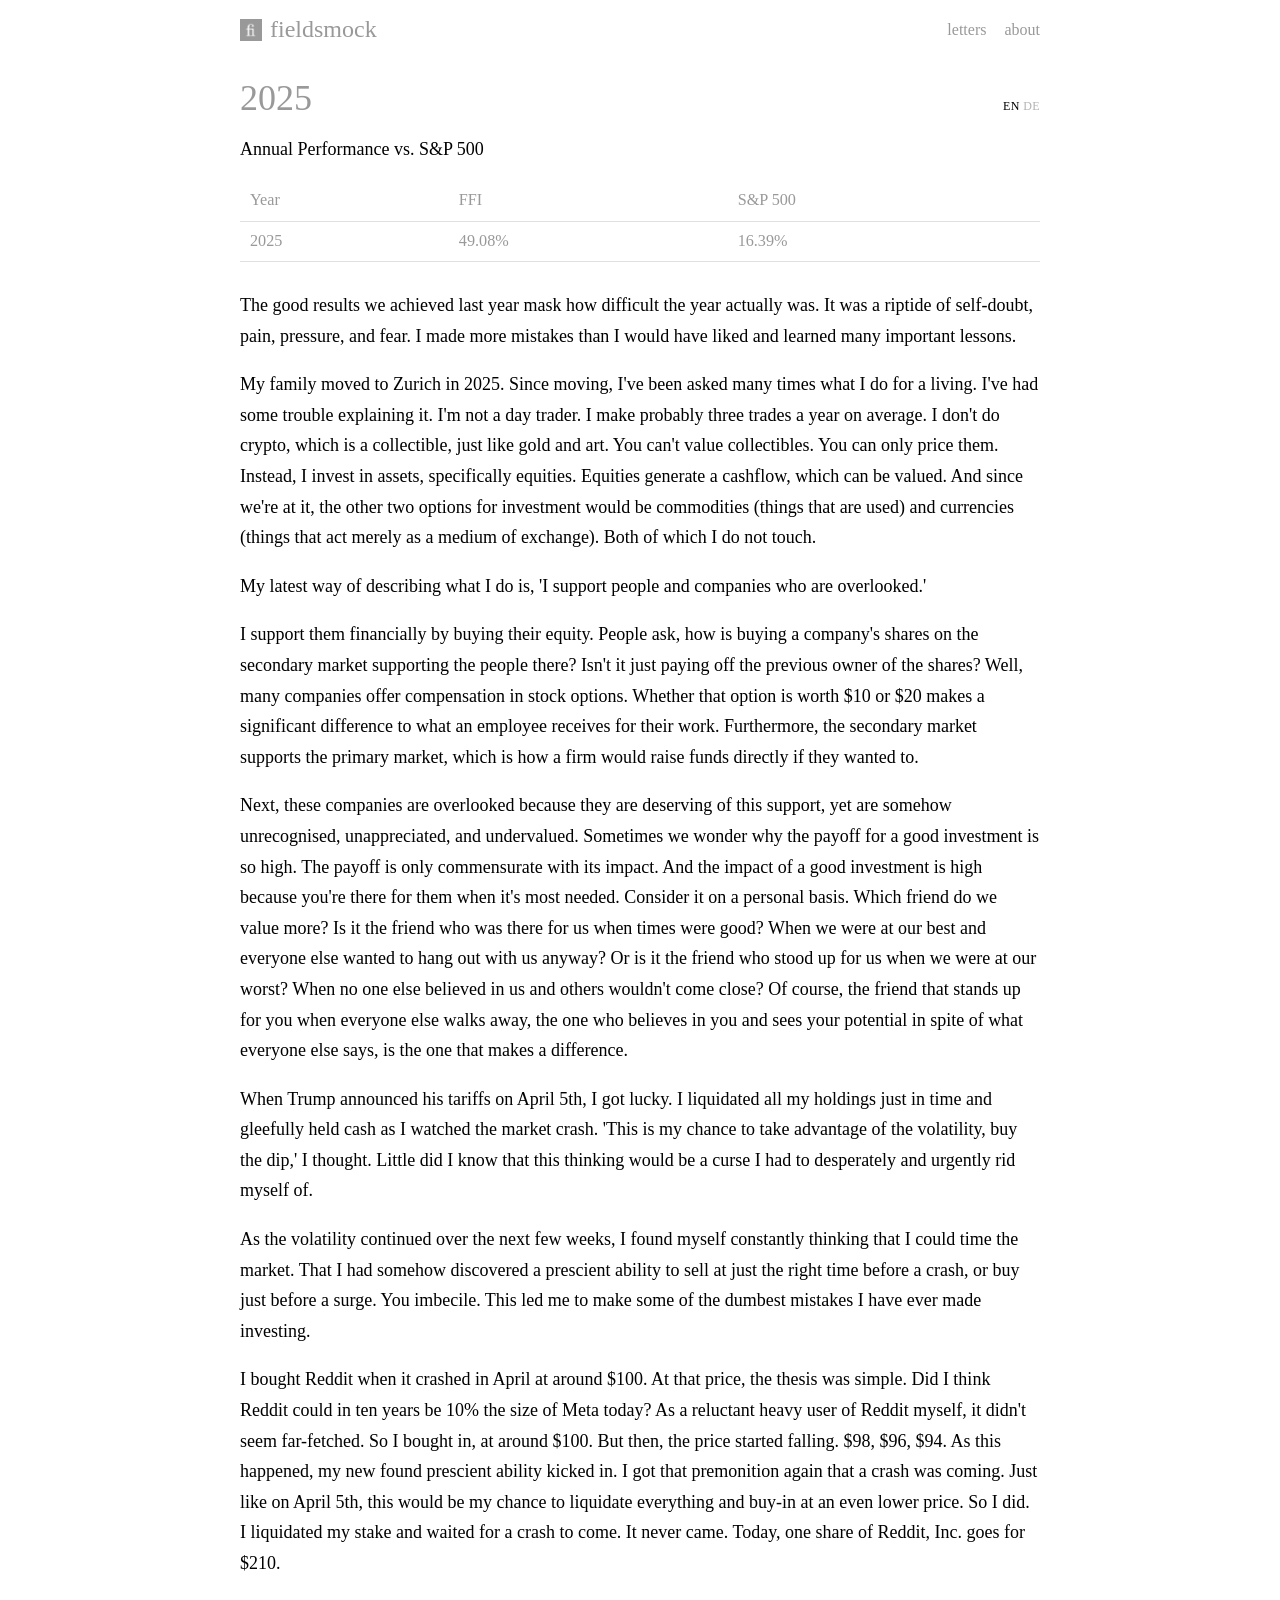
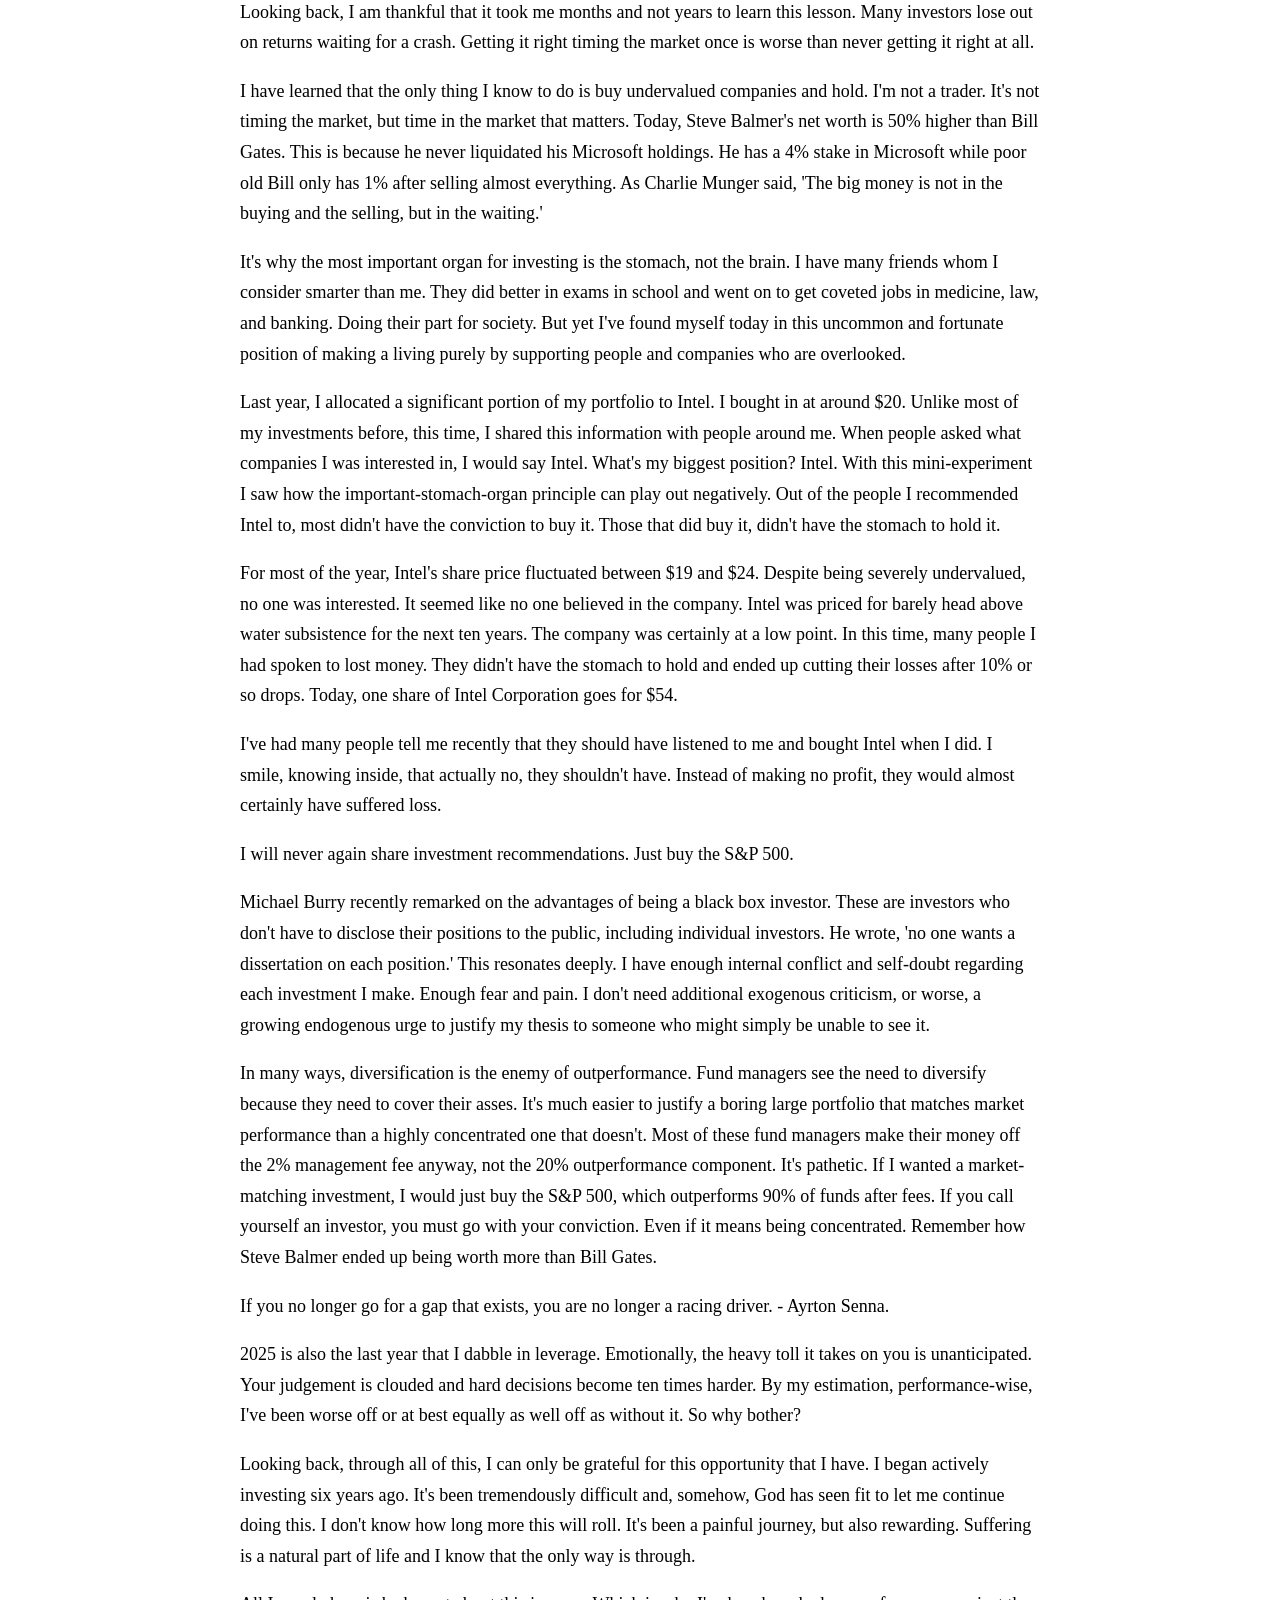
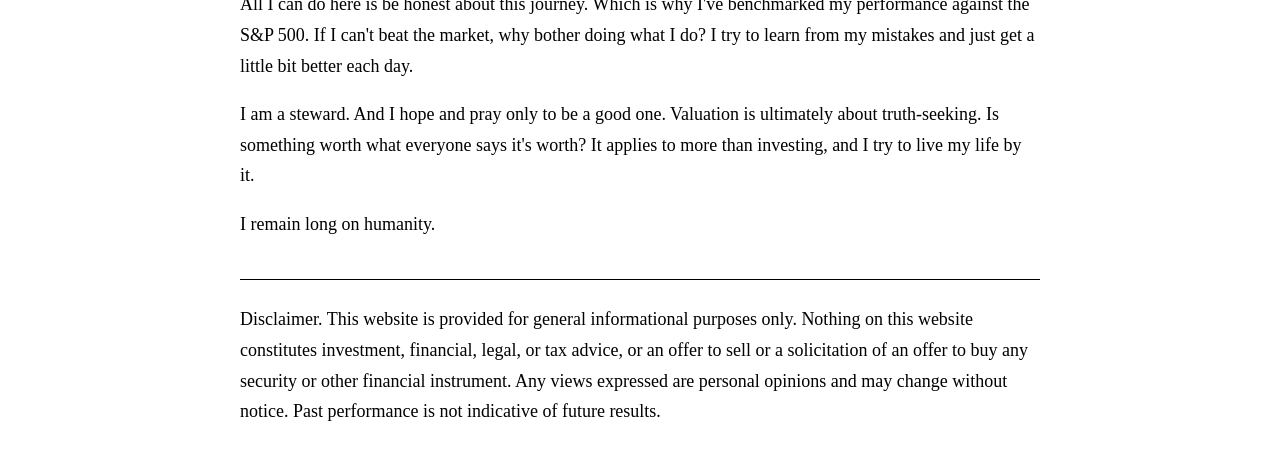
<file: letter-2025.html>
<!DOCTYPE html>
<html lang="en">
<head>
  <meta charset="UTF-8">
  <title>fieldsmock</title>
  <meta name="description" content="the future is subjective">
  <link rel="canonical" href="https://fieldsmock.com/letter-2025">
  <meta property="og:type" content="article">
  <meta property="og:site_name" content="fieldsmock">
  <meta property="og:title" content="fieldsmock">
  <meta property="og:description" content="the future is subjective">
  <meta property="og:url" content="https://fieldsmock.com/letter-2025">
  <meta property="og:image" content="https://fieldsmock.com/assets/social-card.jpg">
  <meta property="og:image:type" content="image/jpeg">
  <meta property="og:image:width" content="2233">
  <meta property="og:image:height" content="675">
  <meta property="og:image:alt" content="The fieldsmock logo and wordmark">
  <meta name="twitter:card" content="summary_large_image">
  <meta name="twitter:title" content="fieldsmock">
  <meta name="twitter:description" content="the future is subjective">
  <meta name="twitter:image" content="https://fieldsmock.com/assets/social-card.jpg">
  <link rel="icon" type="image/png" href="favicon.png">
  <meta name="viewport" content="width=device-width, initial-scale=1">

  <style>
    body {
      font-family: Baskerville, serif;
      margin: 0;
      color: #000;
    }

    :root {
      --content-font-size-desktop: 18px;
      --content-font-size-mobile: 16px;
    }

    /* === HEADER === */
    .site-header {
      position: fixed;
      top: 0;
      width: 100%;
      background: #fff;
      z-index: 100;
      box-sizing: border-box;
      padding-bottom: 8px; /* small gap below header */
    }

    .site-header-inner {
      display: flex;
      justify-content: space-between; /* logo left, menu right */
      align-items: center;
      width: 100%;
      max-width: 800px;
      margin: 0 auto;
      padding: 16px 0;
      box-sizing: border-box;
    }

    /* LOGO */
    .logo-with-text {
      display: flex;
      align-items: center;
      gap: 8px;
      cursor: pointer;
      text-decoration: none;
      color: #999999;
    }

    .logo-icon {
      width: 22px;
      height: 22px;
      display: block;
    }

    .site-name {
      font-size: 24px;
      font-weight: normal;
      color: #999999;
      user-select: none;
    }

    /* MENU */
    .main-nav {
      display: flex;
      gap: 18px;
      font-size: 16px;
      text-transform: lowercase;
    }

    .main-nav a {
      color: #999999;
      text-decoration: none;
      transition: color 0.3s ease;
    }

    .main-nav a:hover {
      color: rgba(153,153,153,0); /* fade on hover */
    }

    /* HAMBURGER (mobile) */
    .hamburger {
      display: none;
      flex-direction: column;
      gap: 4px;
      cursor: pointer;
      z-index: 110;
    }

    .hamburger div {
      width: 24px;
      height: 2px;
      background: #999;
    }

    /* PAGE CONTENT */
    .page {
      max-width: 800px;
      margin: 80px auto 40px auto; /* space for fixed header */
      text-align: left;
      line-height: 1.7;
      padding: 0 20px;
      font-size: var(--content-font-size-desktop);
    }
    
    .overview {
      margin-bottom: 40px;  /* creates a gap before the first chart */
    }
    
    .page img {
  max-width: 100%;   /* prevents image from being wider than its container */
  height: auto;      /* maintain aspect ratio */
  display: block;
  margin-bottom: 28px; /* spacing below image */
    }

    h1 {
       font-weight: normal;
       color: #999999;
      margin: 0;
      line-height: 1;  /* smaller spacing for multi-line headings */
    }

    .letter-header {
      display: flex;
      justify-content: space-between;
      align-items: baseline;
      gap: 12px;
      margin-bottom: 18px;
    }

    .lang-toggle {
      font-size: 12px;
      letter-spacing: 0.4px;
      color: #b3b3b3;
      text-transform: uppercase;
      user-select: none;
    }

    .page .lang-toggle a {
      color: #b3b3b3;
      text-decoration: none;
    }

    .lang-toggle .active {
      color: #000;
      cursor: default;
    }

    .holdings-list {
      font-size: 1em;
      line-height: 1.8;
    }

    .page a {
      color: #000;
      text-decoration: none;
      transition: color 0.3s ease;
      -webkit-tap-highlight-color: rgba(0,0,0,0.2); /* subtle gray highlight on tap */
    }

    .page a:hover {
      color: rgba(153,153,153,0); /* fade on hover */
    }

    @media (hover: none) {
      .page a:hover,
      .page a:active,
      .page a:focus {
        color: #000;
      }
    }

    .disclaimer {
      border-top: 1px solid #000;
      margin-top: 40px;
      padding-top: 24px;
    }

    .disclaimer p {
      margin: 0;
    }

    .perf-table {
      width: 100%;
      border-collapse: collapse;
      margin: 16px 0 28px 0;
      font-size: 0.9em;
    }

    .perf-table th,
    .perf-table td {
      text-align: left;
      padding: 6px 10px;
      border-bottom: 1px solid #e0e0e0;
    }

    .perf-table th {
      color: #999999;
      font-weight: normal;
    }

    .perf-table td {
      color: #999999;
    }

    .perf-title {
      font-size: 1em;
      color: #000;
      margin: 14px 0 6px 0;
      font-weight: normal;
      text-transform: none;
    }

    /* Mobile adjustments */
    @media (max-width: 600px) {
      .site-header-inner {
        flex-direction: row;
        justify-content: center; /* center logo */
        padding: 16px 14px 24px 14px;
        position: relative;
      }

      .logo-with-text {
        position: absolute;
        left: 50%;
        top: 50%;
        transform: translateX(-50%) translateY(-50%);
      }

      .hamburger {
        position: absolute;
        right: 14px;
        top: 50%;
        transform: translateY(-50%);
        display: flex;
      }

      .main-nav {
        display: none;
        position: fixed;
        top: 0;
        left: 0;
        width: 100%;
        height: 100%;
        flex-direction: column;
        justify-content: center;
        align-items: center;
        background: #fff;
        gap: 24px;
        font-size: 20px;
        transition: transform 0.4s ease;
        transform: translateY(-100%);
      }

      .main-nav.show {
        transform: translateY(0);
        display: flex;
      }

      .page {
        margin: 80px 8px 40px 8px; /* padding for mobile content */
        font-size: var(--content-font-size-mobile);
        padding: 0 8px;
      }
    }
  </style>
</head>

<body>

<header class="site-header">
  <div class="site-header-inner">
    <a href="/" class="logo-with-text">
      <img src="favicon.png" alt="" class="logo-icon">
      <span class="site-name">fieldsmock</span>
    </a>

    <!-- Hamburger for mobile -->
    <div class="hamburger" id="hamburger">
      <div></div>
      <div></div>
      <div></div>
    </div>

    <nav class="main-nav" id="mainNav">
      <a href="/letters">letters</a>
      <a href="/about">about</a>
    </nav>
  </div>
</header>

<div class="page">
  <div class="letter-header">
    <h1>2025</h1>
    <div class="lang-toggle" aria-label="Language toggle">
      <span class="active">EN</span>
      <a href="/letter-2025-de">DE</a>
    </div>
  </div>

  <h2 class="perf-title">Annual Performance vs. S&amp;P 500</h2>
  <table class="perf-table">
    <thead>
      <tr>
        <th>Year</th>
        <th>FFI</th>
        <th>S&amp;P 500</th>
      </tr>
    </thead>
    <tbody>
      <tr>
        <td>2025</td>
        <td>49.08%</td>
        <td>16.39%</td>
      </tr>
    </tbody>
  </table>

  <p>The good results we achieved last year mask how difficult the year actually was. It was a riptide of self-doubt, pain, pressure, and fear. I made more mistakes than I would have liked and learned many important lessons.</p>

  <p>My family moved to Zurich in 2025. Since moving, I've been asked many times what I do for a living. I've had some trouble explaining it. I'm not a day trader. I make probably three trades a year on average. I don't do crypto, which is a collectible, just like gold and art. You can't value collectibles. You can only price them. Instead, I invest in assets, specifically equities. Equities generate a cashflow, which can be valued. And since we're at it, the other two options for investment would be commodities (things that are used) and currencies (things that act merely as a medium of exchange). Both of which I do not touch.</p>

  <p>My latest way of describing what I do is, 'I support people and companies who are overlooked.'</p>

  <p>I support them financially by buying their equity. People ask, how is buying a company's shares on the secondary market supporting the people there? Isn't it just paying off the previous owner of the shares? Well, many companies offer compensation in stock options. Whether that option is worth $10 or $20 makes a significant difference to what an employee receives for their work. Furthermore, the secondary market supports the primary market, which is how a firm would raise funds directly if they wanted to.</p>

  <p>Next, these companies are overlooked because they are deserving of this support, yet are somehow unrecognised, unappreciated, and undervalued. Sometimes we wonder why the payoff for a good investment is so high. The payoff is only commensurate with its impact. And the impact of a good investment is high because you're there for them when it's most needed. Consider it on a personal basis. Which friend do we value more? Is it the friend who was there for us when times were good? When we were at our best and everyone else wanted to hang out with us anyway? Or is it the friend who stood up for us when we were at our worst? When no one else believed in us and others wouldn't come close? Of course, the friend that stands up for you when everyone else walks away, the one who believes in you and sees your potential in spite of what everyone else says, is the one that makes a difference.</p>

  <p>When Trump announced his tariffs on April 5th, I got lucky. I liquidated all my holdings just in time and gleefully held cash as I watched the market crash. 'This is my chance to take advantage of the volatility, buy the dip,' I thought. Little did I know that this thinking would be a curse I had to desperately and urgently rid myself of.</p>

  <p>As the volatility continued over the next few weeks, I found myself constantly thinking that I could time the market. That I had somehow discovered a prescient ability to sell at just the right time before a crash, or buy just before a surge. You imbecile. This led me to make some of the dumbest mistakes I have ever made investing.</p>

  <p>I bought Reddit when it crashed in April at around $100. At that price, the thesis was simple. Did I think Reddit could in ten years be 10% the size of Meta today? As a reluctant heavy user of Reddit myself, it didn't seem far-fetched. So I bought in, at around $100. But then, the price started falling. $98, $96, $94. As this happened, my new found prescient ability kicked in. I got that premonition again that a crash was coming. Just like on April 5th, this would be my chance to liquidate everything and buy-in at an even lower price. So I did. I liquidated my stake and waited for a crash to come. It never came. Today, one share of Reddit, Inc. goes for $210.</p>

  <p>Looking back, I am thankful that it took me months and not years to learn this lesson. Many investors lose out on returns waiting for a crash. Getting it right timing the market once is worse than never getting it right at all.</p>

  <p>I have learned that the only thing I know to do is buy undervalued companies and hold. I'm not a trader. It's not timing the market, but time in the market that matters. Today, Steve Balmer's net worth is 50% higher than Bill Gates. This is because he never liquidated his Microsoft holdings. He has a 4% stake in Microsoft while poor old Bill only has 1% after selling almost everything. As Charlie Munger said, 'The big money is not in the buying and the selling, but in the waiting.'</p>

  <p>It's why the most important organ for investing is the stomach, not the brain. I have many friends whom I consider smarter than me. They did better in exams in school and went on to get coveted jobs in medicine, law, and banking. Doing their part for society. But yet I've found myself today in this uncommon and fortunate position of making a living purely by supporting people and companies who are overlooked.</p>

  <p>Last year, I allocated a significant portion of my portfolio to Intel. I bought in at around $20. Unlike most of my investments before, this time, I shared this information with people around me. When people asked what companies I was interested in, I would say Intel. What's my biggest position? Intel. With this mini-experiment I saw how the important-stomach-organ principle can play out negatively. Out of the people I recommended Intel to, most didn't have the conviction to buy it. Those that did buy it, didn't have the stomach to hold it.</p>

  <p>For most of the year, Intel's share price fluctuated between $19 and $24. Despite being severely undervalued, no one was interested. It seemed like no one believed in the company. Intel was priced for barely head above water subsistence for the next ten years. The company was certainly at a low point. In this time, many people I had spoken to lost money. They didn't have the stomach to hold and ended up cutting their losses after 10% or so drops. Today, one share of Intel Corporation goes for $54.</p>

  <p>I've had many people tell me recently that they should have listened to me and bought Intel when I did. I smile, knowing inside, that actually no, they shouldn't have. Instead of making no profit, they would almost certainly have suffered loss.</p>

  <p>I will never again share investment recommendations. Just buy the S&amp;P 500.</p>

  <p>Michael Burry recently remarked on the advantages of being a black box investor. These are investors who don't have to disclose their positions to the public, including individual investors. He wrote, 'no one wants a dissertation on each position.' This resonates deeply. I have enough internal conflict and self-doubt regarding each investment I make. Enough fear and pain. I don't need additional exogenous criticism, or worse, a growing endogenous urge to justify my thesis to someone who might simply be unable to see it.</p>

  <p>In many ways, diversification is the enemy of outperformance. Fund managers see the need to diversify because they need to cover their asses. It's much easier to justify a boring large portfolio that matches market performance than a highly concentrated one that doesn't. Most of these fund managers make their money off the 2% management fee anyway, not the 20% outperformance component. It's pathetic. If I wanted a market-matching investment, I would just buy the S&amp;P 500, which outperforms 90% of funds after fees. If you call yourself an investor, you must go with your conviction. Even if it means being concentrated. Remember how Steve Balmer ended up being worth more than Bill Gates.</p>

  <p>If you no longer go for a gap that exists, you are no longer a racing driver. - Ayrton Senna.</p>

  <p>2025 is also the last year that I dabble in leverage. Emotionally, the heavy toll it takes on you is unanticipated. Your judgement is clouded and hard decisions become ten times harder. By my estimation, performance-wise, I've been worse off or at best equally as well off as without it. So why bother?</p>

  <p>Looking back, through all of this, I can only be grateful for this opportunity that I have. I began actively investing six years ago. It's been tremendously difficult and, somehow, God has seen fit to let me continue doing this. I don't know how long more this will roll. It's been a painful journey, but also rewarding. Suffering is a natural part of life and I know that the only way is through.</p>

  <p>All I can do here is be honest about this journey. Which is why I've benchmarked my performance against the S&amp;P 500. If I can't beat the market, why bother doing what I do? I try to learn from my mistakes and just get a little bit better each day.</p>

  <p>I am a steward. And I hope and pray only to be a good one. Valuation is ultimately about truth-seeking. Is something worth what everyone says it's worth? It applies to more than investing, and I try to live my life by it.</p>

  <p>I remain long on humanity.</p>

  <footer class="disclaimer">
    <p>Disclaimer. This website is provided for general informational purposes only. Nothing on this website constitutes investment, financial, legal, or tax advice, or an offer to sell or a solicitation of an offer to buy any security or other financial instrument. Any views expressed are personal opinions and may change without notice. Past performance is not indicative of future results.</p>
  </footer>

</div>

<script>
  document.addEventListener("DOMContentLoaded", () => {
    const hamburger = document.getElementById('hamburger');
    const mainNav = document.getElementById('mainNav');

    if(hamburger && mainNav) {
      hamburger.addEventListener('click', () => {
        mainNav.classList.toggle('show');
      });
    }
  });
</script>

</body>
</html>
</file>
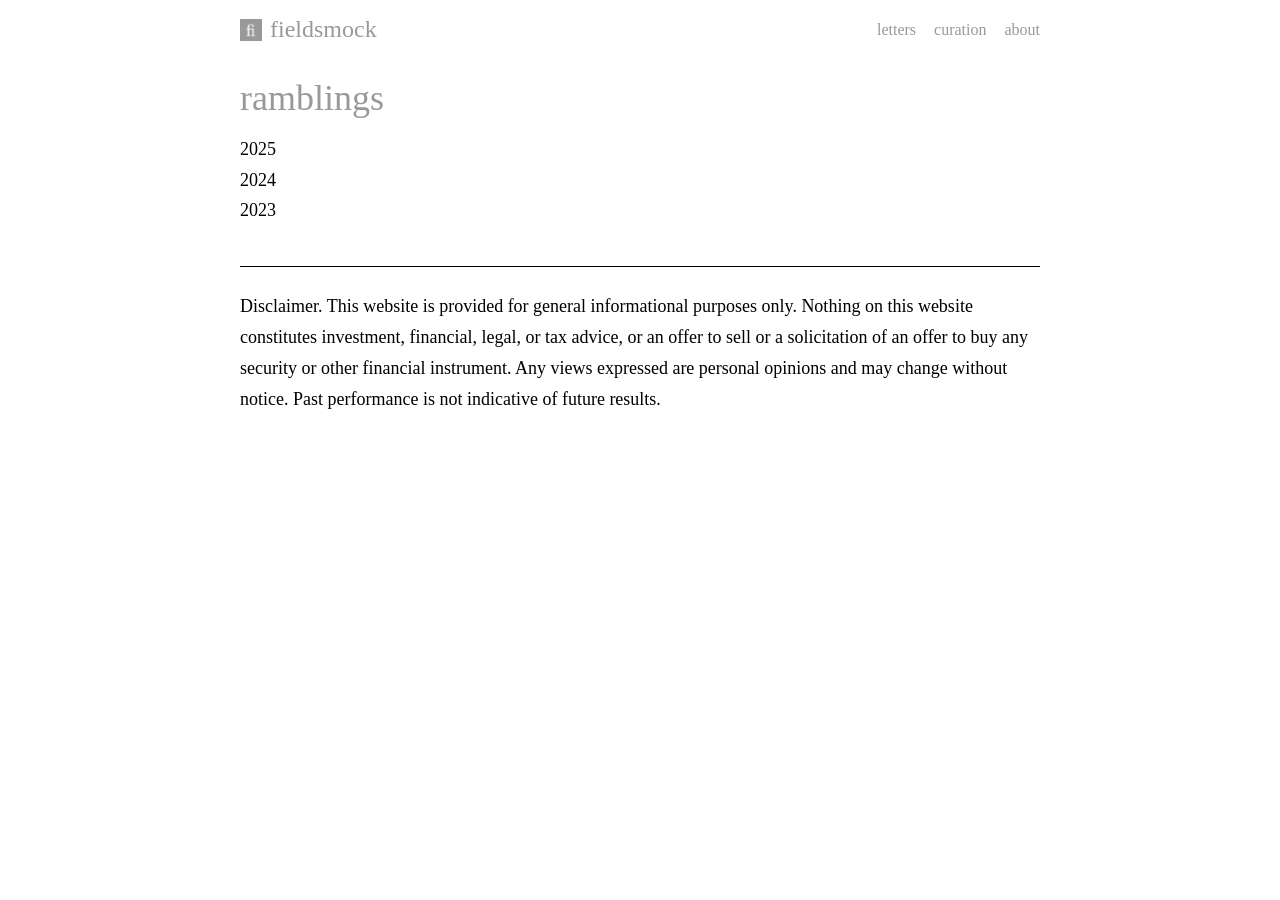
<file: letters.html>
<!DOCTYPE html>
<html lang="en">
<head>
  <!-- Google tag (gtag.js) -->
  <script async src="https://www.googletagmanager.com/gtag/js?id=G-GE3S1QLJ5K"></script>
  <script>
    window.dataLayer = window.dataLayer || [];
    function gtag(){dataLayer.push(arguments);}
    gtag('js', new Date());

    gtag('config', 'G-GE3S1QLJ5K');
  </script>
  <meta charset="UTF-8">
  <title>fieldsmock</title>
  <meta name="description" content="the future is subjective">
  <link rel="canonical" href="https://fieldsmock.com/letters">
  <meta property="og:type" content="website">
  <meta property="og:site_name" content="fieldsmock">
  <meta property="og:title" content="fieldsmock">
  <meta property="og:description" content="the future is subjective">
  <meta property="og:url" content="https://fieldsmock.com/letters">
  <meta property="og:image" content="https://fieldsmock.com/assets/mud-1600.jpg">
  <meta property="og:image:type" content="image/jpeg">
  <meta property="og:image:width" content="1600">
  <meta property="og:image:height" content="1200">
  <meta property="og:image:alt" content="A horse and cart on a misty beach">
  <meta name="twitter:card" content="summary_large_image">
  <meta name="twitter:title" content="fieldsmock">
  <meta name="twitter:description" content="the future is subjective">
  <meta name="twitter:image" content="https://fieldsmock.com/assets/mud-1600.jpg">
  <meta name="twitter:image:alt" content="A horse and cart on a misty beach">
  <link rel="icon" type="image/png" href="favicon.png">
  <meta name="viewport" content="width=device-width, initial-scale=1">
  <link rel="stylesheet" href="assets/content-protection.css?v=2">
  <script src="assets/content-protection.js?v=2" defer></script>

  <style>
    body {
      font-family: Baskerville, serif;
      margin: 0;
      color: #000;
    }

    :root {
      --content-font-size-desktop: 18px;
      --content-font-size-mobile: 16px;
    }

    /* === HEADER === */
    .site-header {
      position: fixed;
      top: 0;
      width: 100%;
      background: #fff;
      z-index: 100;
      box-sizing: border-box;
      padding-bottom: 8px; /* small gap below header */
    }

    .site-header-inner {
      display: flex;
      justify-content: space-between; /* logo left, menu right */
      align-items: center;
      width: 100%;
      max-width: 800px;
      margin: 0 auto;
      padding: 16px 0;
      box-sizing: border-box;
    }

    /* LOGO */
    .logo-with-text {
      display: flex;
      align-items: center;
      gap: 8px;
      cursor: pointer;
      text-decoration: none;
      color: #999999;
    }

    .logo-icon {
      width: 22px;
      height: 22px;
      display: block;
    }

    .site-name {
      font-size: 24px;
      font-weight: normal;
      color: #999999;
    }

    /* MENU */
    .main-nav {
      display: flex;
      gap: 18px;
      font-size: 16px;
      text-transform: lowercase;
    }

    .main-nav a {
      color: #999999;
      text-decoration: none;
      transition: color 0.3s ease;
    }

    .main-nav a:hover {
      color: rgba(153,153,153,0); /* fade on hover */
    }

    /* HAMBURGER (mobile) */
    .hamburger {
      display: none;
      flex-direction: column;
      gap: 4px;
      cursor: pointer;
      z-index: 110;
    }

    .hamburger div {
      width: 24px;
      height: 2px;
      background: #999;
    }

    /* PAGE CONTENT */
    .page {
      max-width: 800px;
      margin: 80px auto 40px auto; /* space for fixed header */
      text-align: left;
      line-height: 1.7;
      padding: 0 20px;
      font-size: var(--content-font-size-desktop);
    }
    
    .overview {
      margin-bottom: 40px;  /* creates a gap before the first chart */
    }
    
    .page img {
  max-width: 100%;   /* prevents image from being wider than its container */
  height: auto;      /* maintain aspect ratio */
  display: block;
  margin-bottom: 28px; /* spacing below image */
    }

    .holdings-list {
      font-size: 1em;
      line-height: inherit;
    }

    .page a {
      color: #000;
      text-decoration: none;
      transition: color 0.3s ease;
      -webkit-tap-highlight-color: rgba(0,0,0,0.2); /* subtle gray highlight on tap */
    }

    .page a:hover {
      color: rgba(153,153,153,0); /* fade on hover */
    }

    @media (hover: none) {
      .page a:hover,
      .page a:active,
      .page a:focus {
        color: #000;
      }
    }



        


    /* Mobile adjustments */
    @media (max-width: 600px) {
      .site-header-inner {
        flex-direction: row;
        justify-content: center; /* center logo */
        padding: 16px 14px 24px 14px;
        position: relative;
      }

      .logo-with-text {
        position: absolute;
        left: 50%;
        top: 50%;
        transform: translateX(-50%) translateY(-50%);
      }

      .hamburger {
        position: absolute;
        right: 14px;
        top: 50%;
        transform: translateY(-50%);
        display: flex;
      }

      .main-nav {
        display: none;
        position: fixed;
        top: 0;
        left: 0;
        width: 100%;
        height: 100%;
        flex-direction: column;
        justify-content: center;
        align-items: center;
        background: #fff;
        gap: 24px;
        font-size: 20px;
        transition: transform 0.4s ease;
        transform: translateY(-100%);
      }

      .main-nav.show {
        transform: translateY(0);
        display: flex;
      }

      .page {
        margin: 80px 8px 40px 8px; /* padding for mobile content */
        font-size: var(--content-font-size-mobile);
        padding: 0 8px;
      }
    }
  </style>
  <link rel="stylesheet" href="assets/titles.css">
  <link rel="stylesheet" href="assets/notes.css">
</head>

<body>

<header class="site-header">
  <div class="site-header-inner">
    <a href="/" class="logo-with-text">
      <img src="favicon.png" alt="" class="logo-icon">
      <span class="site-name">fieldsmock</span>
    </a>

    <!-- Hamburger for mobile -->
    <div class="hamburger" id="hamburger">
      <div></div>
      <div></div>
      <div></div>
    </div>

    <nav class="main-nav" id="mainNav">
      <a href="/letters">letters</a>
      <a href="/archive">curation</a>
      <a href="/about">about</a>
    </nav>
  </div>
</header>

<div class="page">
  <h1>ramblings</h1>

  <div class="holdings-list">
    <div><a href="/letters/2025">2025</a></div>
    <div><a href="/letters/2024">2024</a></div>
    <div><a href="/letters/2023">2023</a></div>
  </div>

  <footer class="disclaimer">
    <p>Disclaimer. This website is provided for general informational purposes only. Nothing on this website constitutes investment, financial, legal, or tax advice, or an offer to sell or a solicitation of an offer to buy any security or other financial instrument. Any views expressed are personal opinions and may change without notice. Past performance is not indicative of future results.</p>
  </footer>
</div>

<script>
  document.addEventListener("DOMContentLoaded", () => {
    const hamburger = document.getElementById('hamburger');
    const mainNav = document.getElementById('mainNav');

    if(hamburger && mainNav) {
      hamburger.addEventListener('click', () => {
        mainNav.classList.toggle('show');
      });
    }
  });
</script>

</body>
</html>
</file>
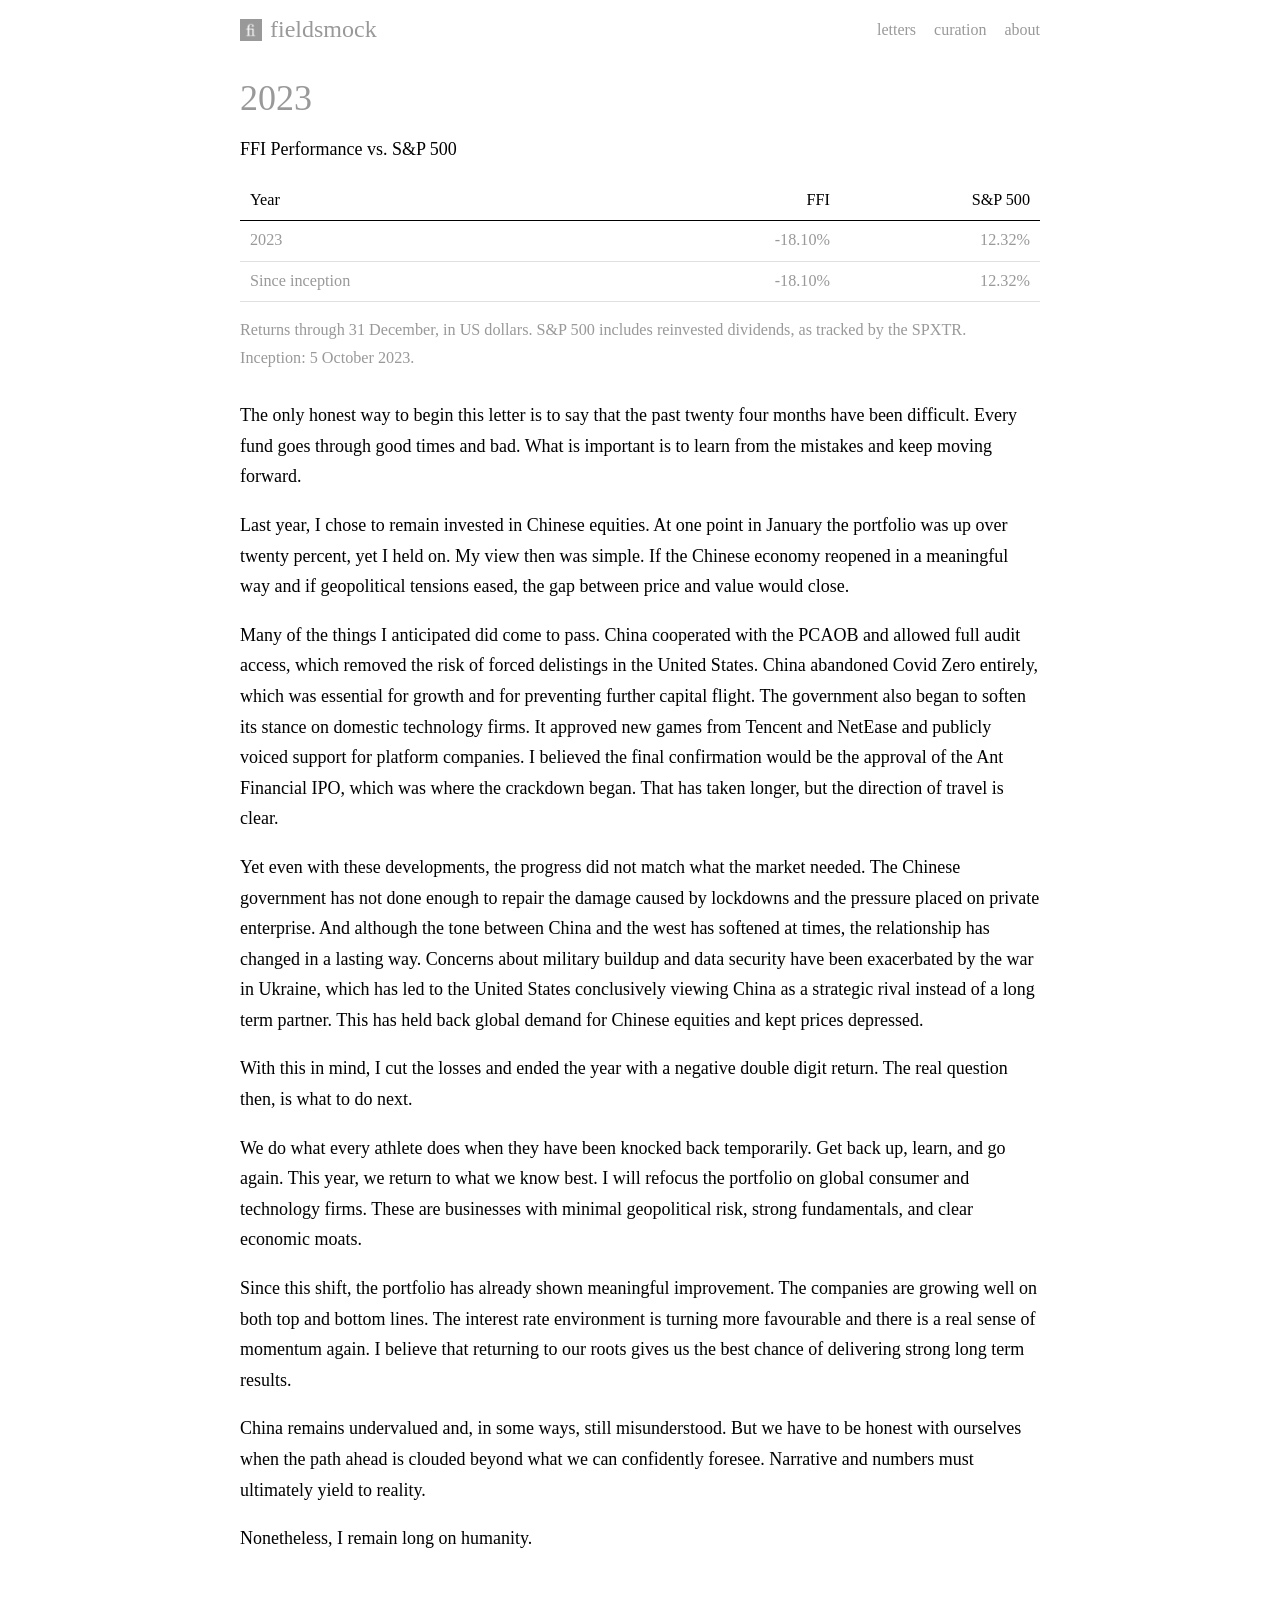
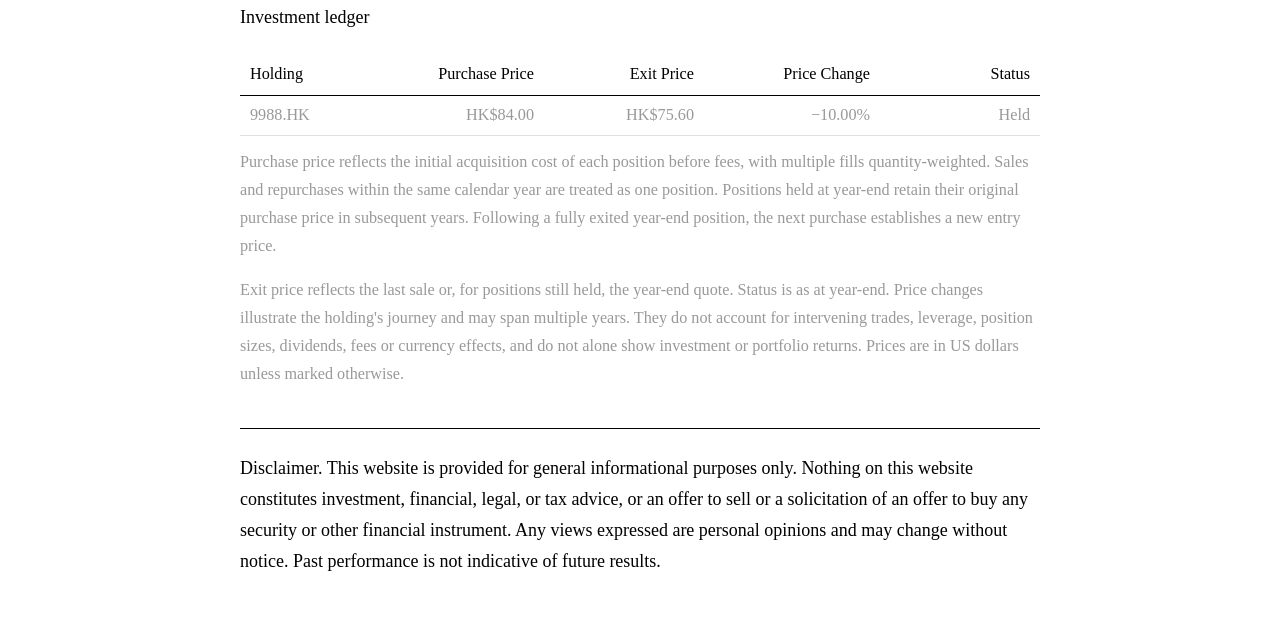
<file: letters/2023.html>
<!DOCTYPE html>
<html lang="en">
<head>
  <!-- Google tag (gtag.js) -->
  <script async src="https://www.googletagmanager.com/gtag/js?id=G-GE3S1QLJ5K"></script>
  <script>
    window.dataLayer = window.dataLayer || [];
    function gtag(){dataLayer.push(arguments);}
    gtag('js', new Date());

    gtag('config', 'G-GE3S1QLJ5K');
  </script>
  <meta charset="UTF-8">
  <title>fieldsmock</title>
  <meta name="description" content="the future is subjective">
  <link rel="canonical" href="https://fieldsmock.com/letters/2023">
  <meta property="og:type" content="article">
  <meta property="og:site_name" content="fieldsmock">
  <meta property="og:title" content="fieldsmock">
  <meta property="og:description" content="the future is subjective">
  <meta property="og:url" content="https://fieldsmock.com/letters/2023">
  <meta property="og:image" content="https://fieldsmock.com/assets/mud-1600.jpg">
  <meta property="og:image:type" content="image/jpeg">
  <meta property="og:image:width" content="1600">
  <meta property="og:image:height" content="1200">
  <meta property="og:image:alt" content="A horse and cart on a misty beach">
  <meta name="twitter:card" content="summary_large_image">
  <meta name="twitter:title" content="fieldsmock">
  <meta name="twitter:description" content="the future is subjective">
  <meta name="twitter:image" content="https://fieldsmock.com/assets/mud-1600.jpg">
  <meta name="twitter:image:alt" content="A horse and cart on a misty beach">
  <link rel="icon" type="image/png" href="/favicon.png">
  <meta name="viewport" content="width=device-width, initial-scale=1">
  <link rel="stylesheet" href="../assets/content-protection.css?v=2">
  <script src="../assets/content-protection.js?v=2" defer></script>

  <style>
    body {
      font-family: Baskerville, serif;
      margin: 0;
      color: #000;
    }

    :root {
      --content-font-size-desktop: 18px;
      --content-font-size-mobile: 16px;
    }

    /* === HEADER === */
    .site-header {
      position: fixed;
      top: 0;
      width: 100%;
      background: #fff;
      z-index: 100;
      box-sizing: border-box;
      padding-bottom: 8px; /* small gap below header */
    }

    .site-header-inner {
      display: flex;
      justify-content: space-between; /* logo left, menu right */
      align-items: center;
      width: 100%;
      max-width: 800px;
      margin: 0 auto;
      padding: 16px 0;
      box-sizing: border-box;
    }

    /* LOGO */
    .logo-with-text {
      display: flex;
      align-items: center;
      gap: 8px;
      cursor: pointer;
      text-decoration: none;
      color: #999999;
    }

    .logo-icon {
      width: 22px;
      height: 22px;
      display: block;
    }

    .site-name {
      font-size: 24px;
      font-weight: normal;
      color: #999999;
    }

    /* MENU */
    .main-nav {
      display: flex;
      gap: 18px;
      font-size: 16px;
      text-transform: lowercase;
    }

    .main-nav a {
      color: #999999;
      text-decoration: none;
      transition: color 0.3s ease;
    }

    .main-nav a:hover {
      color: rgba(153,153,153,0); /* fade on hover */
    }

    /* HAMBURGER (mobile) */
    .hamburger {
      display: none;
      flex-direction: column;
      gap: 4px;
      cursor: pointer;
      z-index: 110;
    }

    .hamburger div {
      width: 24px;
      height: 2px;
      background: #999;
    }

    /* PAGE CONTENT */
    .page {
      max-width: 800px;
      margin: 80px auto 40px auto; /* space for fixed header */
      text-align: left;
      line-height: 1.7;
      padding: 0 20px;
      font-size: var(--content-font-size-desktop);
    }
    
    .overview {
      margin-bottom: 40px;  /* creates a gap before the first chart */
    }
    
    .page img {
  max-width: 100%;   /* prevents image from being wider than its container */
  height: auto;      /* maintain aspect ratio */
  display: block;
  margin-bottom: 28px; /* spacing below image */
    }

    .letter-header {
      display: flex;
      justify-content: space-between;
      align-items: baseline;
      gap: 12px;
      margin-bottom: 18px;
    }

    .lang-toggle {
      font-size: 12px;
      letter-spacing: 0.4px;
      color: #b3b3b3;
      text-transform: uppercase;
    }

    .lang-toggle a {
      color: #b3b3b3;
      text-decoration: none;
    }

    .lang-toggle .active {
      color: #999999;
      cursor: default;
    }

    .lang-toggle.is-hidden {
      visibility: hidden;
      pointer-events: none;
    }

    .holdings-list {
      font-size: 1em;
      line-height: 1.8;
    }

    .page a {
      color: #000;
      text-decoration: none;
      transition: color 0.3s ease;
      -webkit-tap-highlight-color: rgba(0,0,0,0.2); /* subtle gray highlight on tap */
    }

    .page a:hover {
      color: rgba(153,153,153,0); /* fade on hover */
    }

    @media (hover: none) {
      .page a:hover,
      .page a:active,
      .page a:focus {
        color: #000;
      }
    }



    .perf-title {
      font-size: 1em;
      color: #000;
      margin: 14px 0 6px 0;
      font-weight: normal;
      text-transform: none;
    }

    section[aria-labelledby="investment-ledger"] {
      margin-top: 2.7em;
    }



    .page .ledger-note a {
      color: inherit;
      text-decoration: underline;
      text-underline-offset: 2px;
    }

    /* Mobile adjustments */
    @media (max-width: 600px) {
      .site-header-inner {
        flex-direction: row;
        justify-content: center; /* center logo */
        padding: 16px 14px 24px 14px;
        position: relative;
      }

      .logo-with-text {
        position: absolute;
        left: 50%;
        top: 50%;
        transform: translateX(-50%) translateY(-50%);
      }

      .hamburger {
        position: absolute;
        right: 14px;
        top: 50%;
        transform: translateY(-50%);
        display: flex;
      }

      .main-nav {
        display: none;
        position: fixed;
        top: 0;
        left: 0;
        width: 100%;
        height: 100%;
        flex-direction: column;
        justify-content: center;
        align-items: center;
        background: #fff;
        gap: 24px;
        font-size: 20px;
        transition: transform 0.4s ease;
        transform: translateY(-100%);
      }

      .main-nav.show {
        transform: translateY(0);
        display: flex;
      }

      .page {
        margin: 80px 8px 40px 8px; /* padding for mobile content */
        font-size: var(--content-font-size-mobile);
        padding: 0 8px;
      }
    }
  </style>
  <link rel="stylesheet" href="../assets/tables.css">
  <link rel="stylesheet" href="../assets/titles.css">
  <link rel="stylesheet" href="/assets/performance.css">
  <link rel="stylesheet" href="../assets/notes.css">
</head>

<body>

<header class="site-header">
  <div class="site-header-inner">
    <a href="/" class="logo-with-text">
      <img src="/favicon.png" alt="" class="logo-icon">
      <span class="site-name">fieldsmock</span>
    </a>

    <!-- Hamburger for mobile -->
    <div class="hamburger" id="hamburger">
      <div></div>
      <div></div>
      <div></div>
    </div>

    <nav class="main-nav" id="mainNav">
      <a href="/letters">letters</a>
      <a href="/archive">curation</a>
      <a href="/about">about</a>
    </nav>
  </div>
</header>

<div class="page">
  <div class="letter-header">
    <h1>2023</h1>
  </div>

  <h2 class="perf-title">FFI Performance vs. S&amp;P 500</h2>
  <table class="perf-table performance-table">
        <colgroup><col><col><col></colgroup>
    <thead>
      <tr>
        <th scope="col">Year</th>
        <th scope="col" class="numeric">FFI</th>
        <th scope="col" class="numeric">S&amp;P 500</th>
      </tr>
    </thead>
    <tbody>
      <tr>
        <td>2023</td>
        <td class="numeric">-18.10%</td>
        <td class="numeric">12.32%</td>
      </tr>
      <tr>
        <td>Since inception</td>
        <td class="numeric">-18.10%</td>
        <td class="numeric">12.32%</td>
      </tr>
    </tbody>
  </table>
  <p class="performance-note">Returns through 31 December, in US dollars. S&amp;P 500 includes reinvested dividends, as tracked by the SPXTR.<br>Inception: 5 October 2023.</p>

  <p>The only honest way to begin this letter is to say that the past twenty four months have been difficult. Every fund goes through good times and bad. What is important is to learn from the mistakes and keep moving forward.</p>

  <p>Last year, I chose to remain invested in Chinese equities. At one point in January the portfolio was up over twenty percent, yet I held on. My view then was simple. If the Chinese economy reopened in a meaningful way and if geopolitical tensions eased, the gap between price and value would close.</p>

  <p>Many of the things I anticipated did come to pass. China cooperated with the PCAOB and allowed full audit access, which removed the risk of forced delistings in the United States. China abandoned Covid Zero entirely, which was essential for growth and for preventing further capital flight. The government also began to soften its stance on domestic technology firms. It approved new games from Tencent and NetEase and publicly voiced support for platform companies. I believed the final confirmation would be the approval of the Ant Financial IPO, which was where the crackdown began. That has taken longer, but the direction of travel is clear.</p>

  <p>Yet even with these developments, the progress did not match what the market needed. The Chinese government has not done enough to repair the damage caused by lockdowns and the pressure placed on private enterprise. And although the tone between China and the west has softened at times, the relationship has changed in a lasting way. Concerns about military buildup and data security have been exacerbated by the war in Ukraine, which has led to the United States conclusively viewing China as a strategic rival instead of a long term partner. This has held back global demand for Chinese equities and kept prices depressed.</p>

  <p>With this in mind, I cut the losses and ended the year with a negative double digit return. The real question then, is what to do next.</p>

  <p>We do what every athlete does when they have been knocked back temporarily. Get back up, learn, and go again. This year, we return to what we know best. I will refocus the portfolio on global consumer and technology firms. These are businesses with minimal geopolitical risk, strong fundamentals, and clear economic moats.</p>

  <p>Since this shift, the portfolio has already shown meaningful improvement. The companies are growing well on both top and bottom lines. The interest rate environment is turning more favourable and there is a real sense of momentum again. I believe that returning to our roots gives us the best chance of delivering strong long term results.</p>

  <p>China remains undervalued and, in some ways, still misunderstood. But we have to be honest with ourselves when the path ahead is clouded beyond what we can confidently foresee. Narrative and numbers must ultimately yield to reality.</p>

  <p>Nonetheless, I remain long on humanity.</p>

  <section aria-labelledby="investment-ledger">
    <h2 class="perf-title" id="investment-ledger">Investment ledger</h2>
    <div class="ledger-scroll" role="region" aria-label="2023 investment ledger" tabindex="0">
      <table class="perf-table ledger-table" aria-describedby="ledger-note" aria-labelledby="investment-ledger">
        <colgroup><col><col><col><col><col></colgroup>
        <thead>
          <tr>
            <th scope="col">Holding</th>
            <th scope="col" class="numeric">Purchase Price</th>
            <th scope="col" class="numeric">Exit Price</th>
            <th scope="col" class="numeric">Price Change</th>
            <th scope="col">Status</th>
          </tr>
        </thead>
        <tbody>
          <tr>
            <td>9988.HK</td>
            <td class="numeric">HK$84.00</td>
            <td class="numeric">HK$75.60</td>
            <td class="numeric">−10.00%</td>
            <td>Held</td>
          </tr>
        </tbody>
      </table>
    </div>
    <div class="ledger-note" id="ledger-note">
      <p>Purchase price reflects the initial acquisition cost of each position before fees, with multiple fills quantity-weighted. Sales and repurchases within the same calendar year are treated as one position. Positions held at year-end retain their original purchase price in subsequent years. Following a fully exited year-end position, the next purchase establishes a new entry price.</p>
      <p>Exit price reflects the last sale or, for positions still held, the year-end quote. Status is as at year-end. Price changes illustrate the holding's journey and may span multiple years. They do not account for intervening trades, leverage, position sizes, dividends, fees or currency effects, and do not alone show investment or portfolio returns. Prices are in US dollars unless marked otherwise.</p>
    </div>
  </section>

  <footer class="disclaimer">
    <p>Disclaimer. This website is provided for general informational purposes only. Nothing on this website constitutes investment, financial, legal, or tax advice, or an offer to sell or a solicitation of an offer to buy any security or other financial instrument. Any views expressed are personal opinions and may change without notice. Past performance is not indicative of future results.</p>
  </footer>
</div>

<script>
  document.addEventListener("DOMContentLoaded", () => {
    const hamburger = document.getElementById('hamburger');
    const mainNav = document.getElementById('mainNav');

    if(hamburger && mainNav) {
      hamburger.addEventListener('click', () => {
        mainNav.classList.toggle('show');
      });
    }
  });
</script>

</body>
</html>
</file>
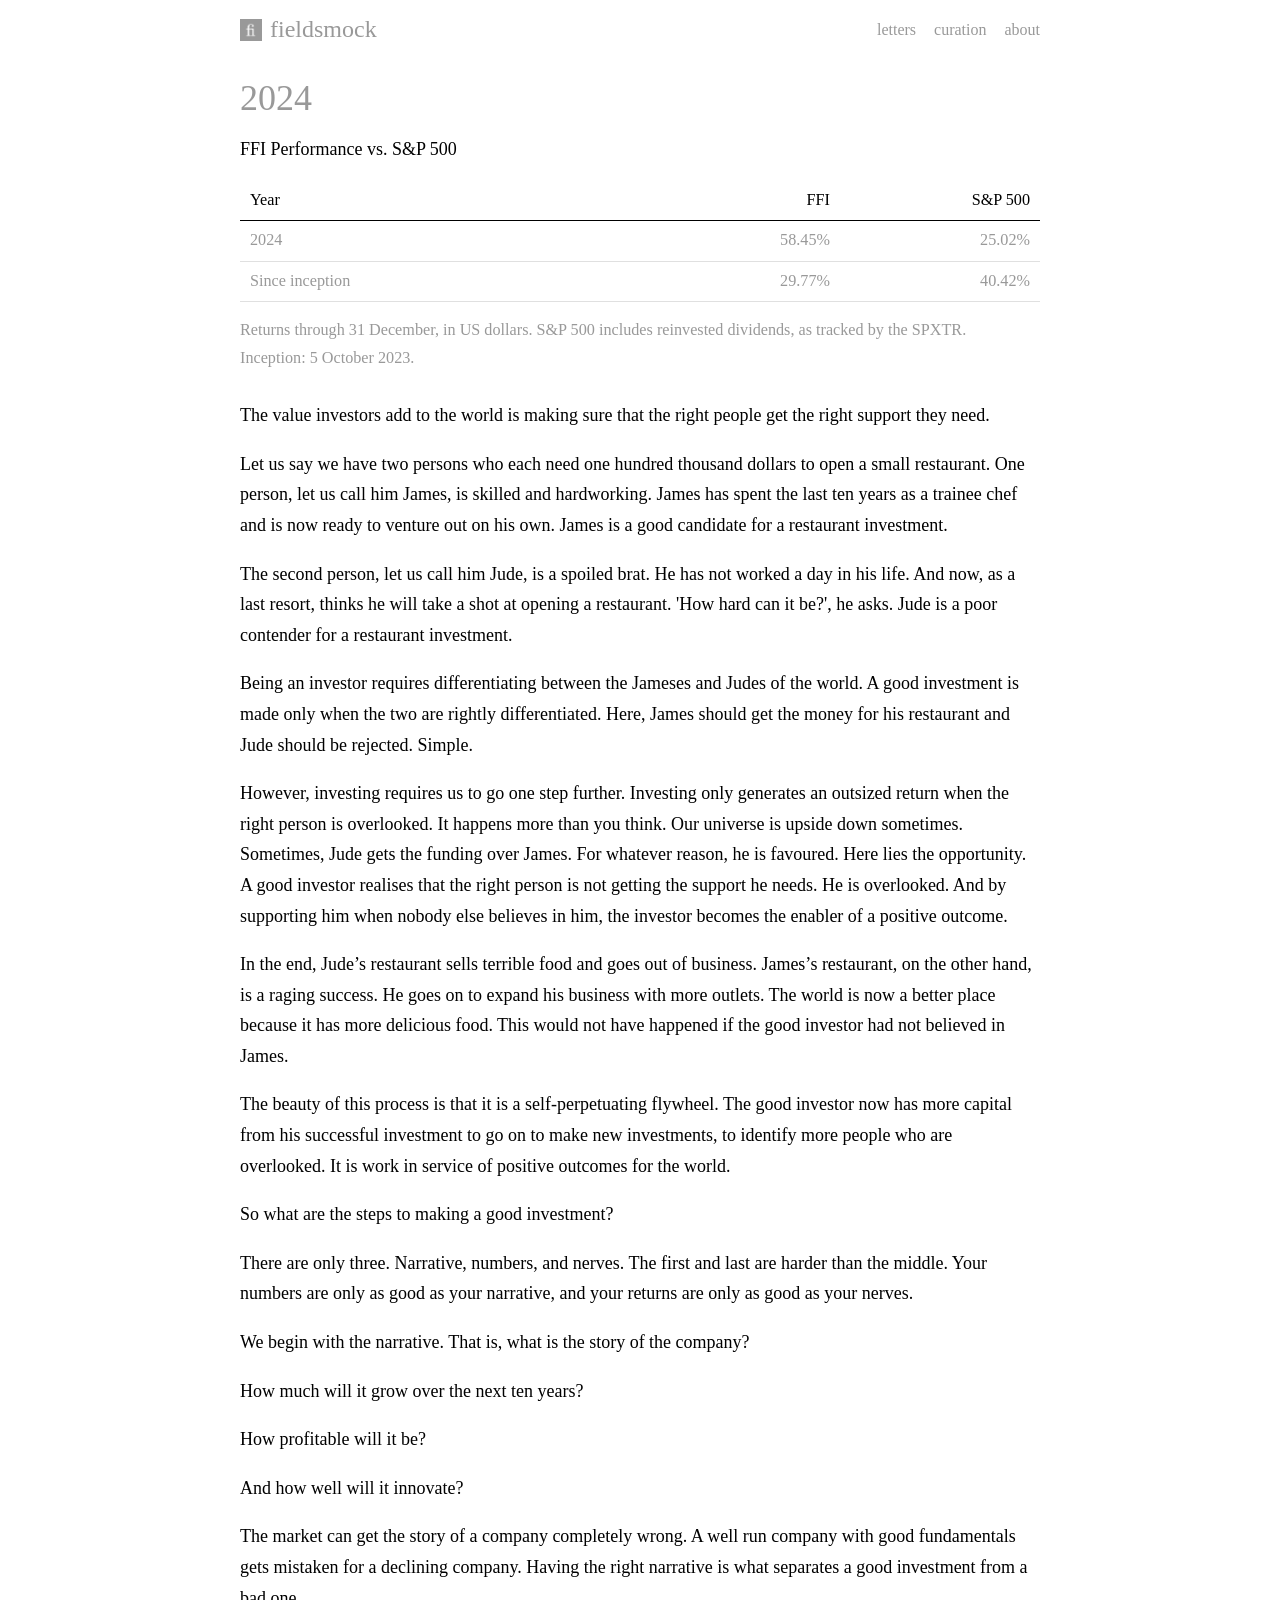
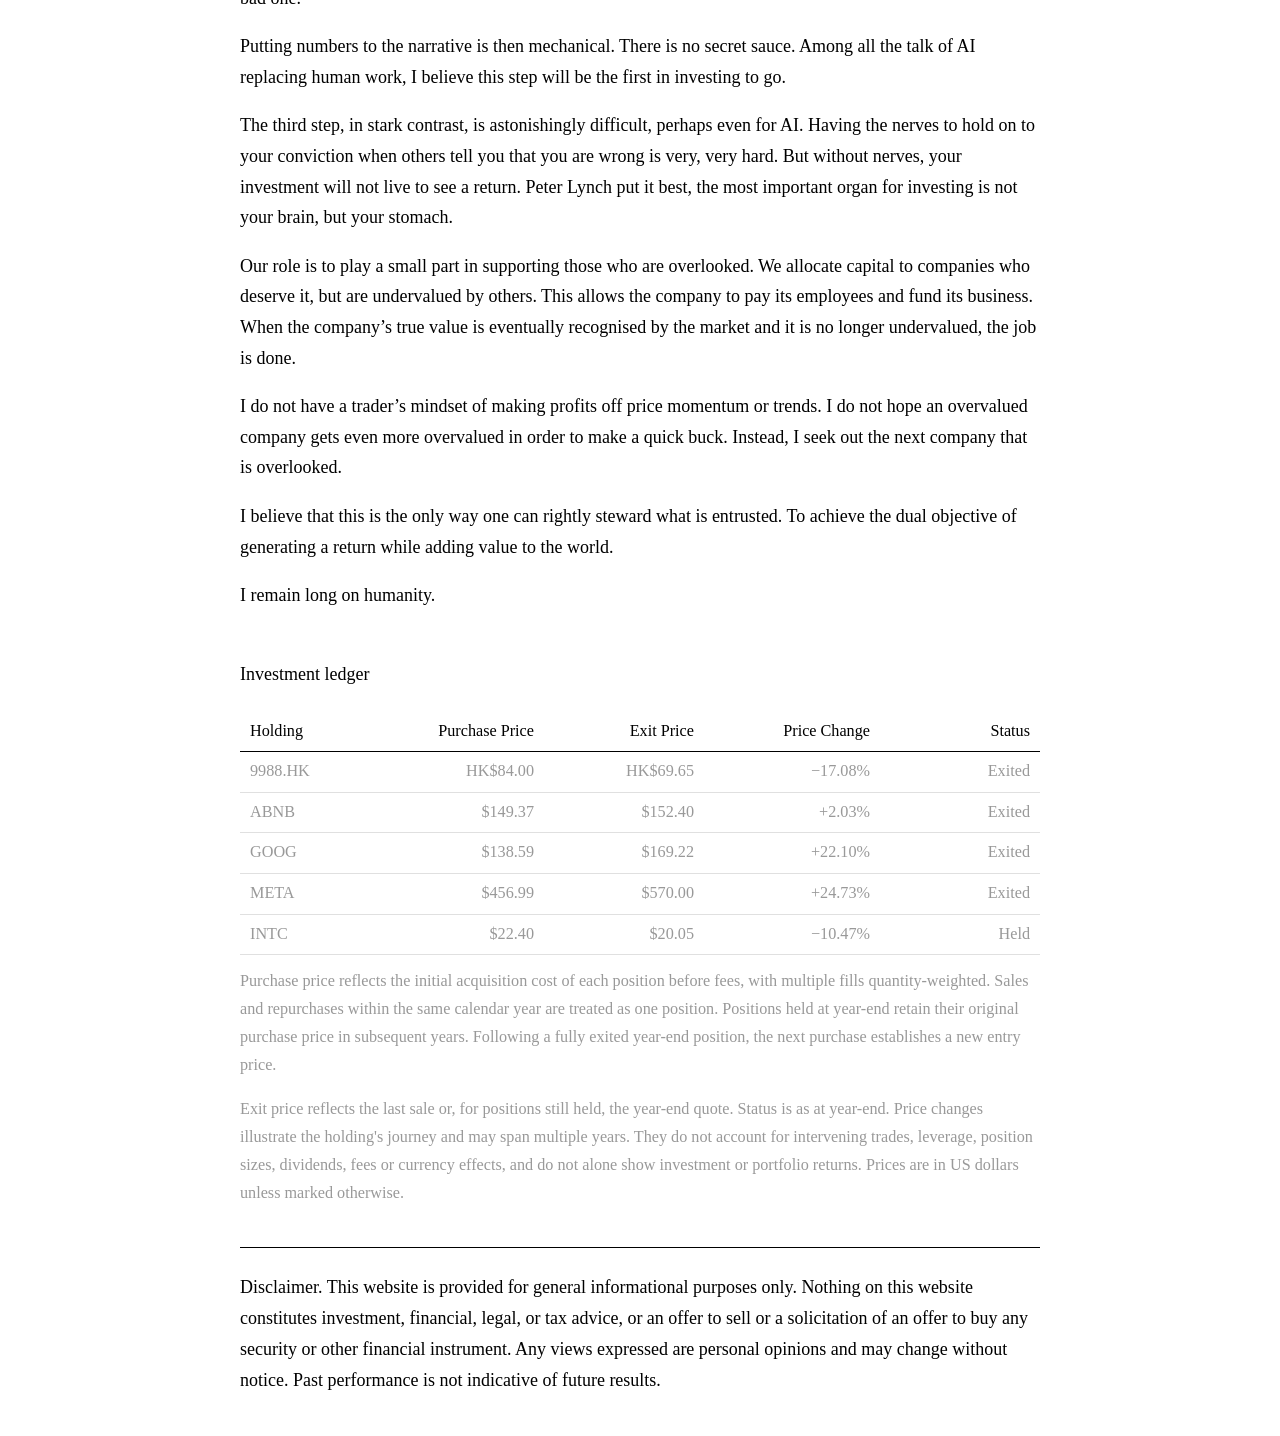
<file: letters/2024.html>
<!DOCTYPE html>
<html lang="en">
<head>
  <!-- Google tag (gtag.js) -->
  <script async src="https://www.googletagmanager.com/gtag/js?id=G-GE3S1QLJ5K"></script>
  <script>
    window.dataLayer = window.dataLayer || [];
    function gtag(){dataLayer.push(arguments);}
    gtag('js', new Date());

    gtag('config', 'G-GE3S1QLJ5K');
  </script>
  <meta charset="UTF-8">
  <title>fieldsmock</title>
  <meta name="description" content="the future is subjective">
  <link rel="canonical" href="https://fieldsmock.com/letters/2024">
  <meta property="og:type" content="article">
  <meta property="og:site_name" content="fieldsmock">
  <meta property="og:title" content="fieldsmock">
  <meta property="og:description" content="the future is subjective">
  <meta property="og:url" content="https://fieldsmock.com/letters/2024">
  <meta property="og:image" content="https://fieldsmock.com/assets/mud-1600.jpg">
  <meta property="og:image:type" content="image/jpeg">
  <meta property="og:image:width" content="1600">
  <meta property="og:image:height" content="1200">
  <meta property="og:image:alt" content="A horse and cart on a misty beach">
  <meta name="twitter:card" content="summary_large_image">
  <meta name="twitter:title" content="fieldsmock">
  <meta name="twitter:description" content="the future is subjective">
  <meta name="twitter:image" content="https://fieldsmock.com/assets/mud-1600.jpg">
  <meta name="twitter:image:alt" content="A horse and cart on a misty beach">
  <link rel="icon" type="image/png" href="/favicon.png">
  <meta name="viewport" content="width=device-width, initial-scale=1">
  <link rel="stylesheet" href="../assets/content-protection.css?v=2">
  <script src="../assets/content-protection.js?v=2" defer></script>

  <style>
    body {
      font-family: Baskerville, serif;
      margin: 0;
      color: #000;
    }

    :root {
      --content-font-size-desktop: 18px;
      --content-font-size-mobile: 16px;
    }

    /* === HEADER === */
    .site-header {
      position: fixed;
      top: 0;
      width: 100%;
      background: #fff;
      z-index: 100;
      box-sizing: border-box;
      padding-bottom: 8px; /* small gap below header */
    }

    .site-header-inner {
      display: flex;
      justify-content: space-between; /* logo left, menu right */
      align-items: center;
      width: 100%;
      max-width: 800px;
      margin: 0 auto;
      padding: 16px 0;
      box-sizing: border-box;
    }

    /* LOGO */
    .logo-with-text {
      display: flex;
      align-items: center;
      gap: 8px;
      cursor: pointer;
      text-decoration: none;
      color: #999999;
    }

    .logo-icon {
      width: 22px;
      height: 22px;
      display: block;
    }

    .site-name {
      font-size: 24px;
      font-weight: normal;
      color: #999999;
    }

    /* MENU */
    .main-nav {
      display: flex;
      gap: 18px;
      font-size: 16px;
      text-transform: lowercase;
    }

    .main-nav a {
      color: #999999;
      text-decoration: none;
      transition: color 0.3s ease;
    }

    .main-nav a:hover {
      color: rgba(153,153,153,0); /* fade on hover */
    }

    /* HAMBURGER (mobile) */
    .hamburger {
      display: none;
      flex-direction: column;
      gap: 4px;
      cursor: pointer;
      z-index: 110;
    }

    .hamburger div {
      width: 24px;
      height: 2px;
      background: #999;
    }

    /* PAGE CONTENT */
    .page {
      max-width: 800px;
      margin: 80px auto 40px auto; /* space for fixed header */
      text-align: left;
      line-height: 1.7;
      padding: 0 20px;
      font-size: var(--content-font-size-desktop);
    }
    
    .overview {
      margin-bottom: 40px;  /* creates a gap before the first chart */
    }
    
    .page img {
  max-width: 100%;   /* prevents image from being wider than its container */
  height: auto;      /* maintain aspect ratio */
  display: block;
  margin-bottom: 28px; /* spacing below image */
    }

    .letter-header {
      display: flex;
      justify-content: space-between;
      align-items: baseline;
      gap: 12px;
      margin-bottom: 18px;
    }

    .lang-toggle {
      font-size: 12px;
      letter-spacing: 0.4px;
      color: #b3b3b3;
      text-transform: uppercase;
    }

    .lang-toggle a {
      color: #b3b3b3;
      text-decoration: none;
    }

    .lang-toggle .active {
      color: #999999;
      cursor: default;
    }

    .lang-toggle.is-hidden {
      visibility: hidden;
      pointer-events: none;
    }

    .holdings-list {
      font-size: 1em;
      line-height: 1.8;
    }

    .page a {
      color: #000;
      text-decoration: none;
      transition: color 0.3s ease;
      -webkit-tap-highlight-color: rgba(0,0,0,0.2); /* subtle gray highlight on tap */
    }

    .page a:hover {
      color: rgba(153,153,153,0); /* fade on hover */
    }

    @media (hover: none) {
      .page a:hover,
      .page a:active,
      .page a:focus {
        color: #000;
      }
    }



    .perf-title {
      font-size: 1em;
      color: #000;
      margin: 14px 0 6px 0;
      font-weight: normal;
      text-transform: none;
    }

    section[aria-labelledby="investment-ledger"] {
      margin-top: 2.7em;
    }



    .page .ledger-note a {
      color: inherit;
      text-decoration: underline;
      text-underline-offset: 2px;
    }

    /* Mobile adjustments */
    @media (max-width: 600px) {
      .site-header-inner {
        flex-direction: row;
        justify-content: center; /* center logo */
        padding: 16px 14px 24px 14px;
        position: relative;
      }

      .logo-with-text {
        position: absolute;
        left: 50%;
        top: 50%;
        transform: translateX(-50%) translateY(-50%);
      }

      .hamburger {
        position: absolute;
        right: 14px;
        top: 50%;
        transform: translateY(-50%);
        display: flex;
      }

      .main-nav {
        display: none;
        position: fixed;
        top: 0;
        left: 0;
        width: 100%;
        height: 100%;
        flex-direction: column;
        justify-content: center;
        align-items: center;
        background: #fff;
        gap: 24px;
        font-size: 20px;
        transition: transform 0.4s ease;
        transform: translateY(-100%);
      }

      .main-nav.show {
        transform: translateY(0);
        display: flex;
      }

      .page {
        margin: 80px 8px 40px 8px; /* padding for mobile content */
        font-size: var(--content-font-size-mobile);
        padding: 0 8px;
      }
    }
  </style>
  <link rel="stylesheet" href="../assets/tables.css">
  <link rel="stylesheet" href="../assets/titles.css">
  <link rel="stylesheet" href="/assets/performance.css">
  <link rel="stylesheet" href="../assets/notes.css">
</head>

<body>

<header class="site-header">
  <div class="site-header-inner">
    <a href="/" class="logo-with-text">
      <img src="/favicon.png" alt="" class="logo-icon">
      <span class="site-name">fieldsmock</span>
    </a>

    <!-- Hamburger for mobile -->
    <div class="hamburger" id="hamburger">
      <div></div>
      <div></div>
      <div></div>
    </div>

    <nav class="main-nav" id="mainNav">
      <a href="/letters">letters</a>
      <a href="/archive">curation</a>
      <a href="/about">about</a>
    </nav>
  </div>
</header>

<div class="page">
  <div class="letter-header">
    <h1>2024</h1>
  </div>

  <h2 class="perf-title">FFI Performance vs. S&amp;P 500</h2>
  <table class="perf-table performance-table">
        <colgroup><col><col><col></colgroup>
    <thead>
      <tr>
        <th scope="col">Year</th>
        <th scope="col" class="numeric">FFI</th>
        <th scope="col" class="numeric">S&amp;P 500</th>
      </tr>
    </thead>
    <tbody>
      <tr>
        <td>2024</td>
        <td class="numeric">58.45%</td>
        <td class="numeric">25.02%</td>
      </tr>
      <tr>
        <td>Since inception</td>
        <td class="numeric">29.77%</td>
        <td class="numeric">40.42%</td>
      </tr>
    </tbody>
  </table>
  <p class="performance-note">Returns through 31 December, in US dollars. S&amp;P 500 includes reinvested dividends, as tracked by the SPXTR.<br>Inception: 5 October 2023.</p>

  <p>The value investors add to the world is making sure that the right people get the right support they need.</p>

  <p>Let us say we have two persons who each need one hundred thousand dollars to open a small restaurant. One person, let us call him James, is skilled and hardworking. James has spent the last ten years as a trainee chef and is now ready to venture out on his own. James is a good candidate for a restaurant investment.</p>

  <p>The second person, let us call him Jude, is a spoiled brat. He has not worked a day in his life. And now, as a last resort, thinks he will take a shot at opening a restaurant. 'How hard can it be?', he asks. Jude is a poor contender for a restaurant investment.</p>

  <p>Being an investor requires differentiating between the Jameses and Judes of the world. A good investment is made only when the two are rightly differentiated. Here, James should get the money for his restaurant and Jude should be rejected. Simple.</p>

  <p>However, investing requires us to go one step further. Investing only generates an outsized return when the right person is overlooked. It happens more than you think. Our universe is upside down sometimes. Sometimes, Jude gets the funding over James. For whatever reason, he is favoured. Here lies the opportunity. A good investor realises that the right person is not getting the support he needs. He is overlooked. And by supporting him when nobody else believes in him, the investor becomes the enabler of a positive outcome.</p>

  <p>In the end, Jude’s restaurant sells terrible food and goes out of business. James’s restaurant, on the other hand, is a raging success. He goes on to expand his business with more outlets. The world is now a better place because it has more delicious food. This would not have happened if the good investor had not believed in James.</p>

  <p>The beauty of this process is that it is a self-perpetuating flywheel. The good investor now has more capital from his successful investment to go on to make new investments, to identify more people who are overlooked. It is work in service of positive outcomes for the world.</p>

  <p>So what are the steps to making a good investment?</p>

  <p>There are only three. Narrative, numbers, and nerves. The first and last are harder than the middle. Your numbers are only as good as your narrative, and your returns are only as good as your nerves.</p>

  <p>We begin with the narrative. That is, what is the story of the company?</p>

  <p>How much will it grow over the next ten years?</p>

  <p>How profitable will it be?</p>

  <p>And how well will it innovate?</p>

  <p>The market can get the story of a company completely wrong. A well run company with good fundamentals gets mistaken for a declining company. Having the right narrative is what separates a good investment from a bad one.</p>

  <p>Putting numbers to the narrative is then mechanical. There is no secret sauce. Among all the talk of AI replacing human work, I believe this step will be the first in investing to go.</p>

  <p>The third step, in stark contrast, is astonishingly difficult, perhaps even for AI. Having the nerves to hold on to your conviction when others tell you that you are wrong is very, very hard. But without nerves, your investment will not live to see a return. Peter Lynch put it best, the most important organ for investing is not your brain, but your stomach.</p>

  <p>Our role is to play a small part in supporting those who are overlooked. We allocate capital to companies who deserve it, but are undervalued by others. This allows the company to pay its employees and fund its business. When the company’s true value is eventually recognised by the market and it is no longer undervalued, the job is done.</p>

  <p>I do not have a trader’s mindset of making profits off price momentum or trends. I do not hope an overvalued company gets even more overvalued in order to make a quick buck. Instead, I seek out the next company that is overlooked.</p>

  <p>I believe that this is the only way one can rightly steward what is entrusted. To achieve the dual objective of generating a return while adding value to the world.</p>

  <p>I remain long on humanity.</p>

  <section aria-labelledby="investment-ledger">
    <h2 class="perf-title" id="investment-ledger">Investment ledger</h2>
    <div class="ledger-scroll" role="region" aria-label="2024 investment ledger" tabindex="0">
      <table class="perf-table ledger-table" aria-describedby="ledger-note" aria-labelledby="investment-ledger">
        <colgroup><col><col><col><col><col></colgroup>
        <thead>
          <tr>
            <th scope="col">Holding</th>
            <th scope="col" class="numeric">Purchase Price</th>
            <th scope="col" class="numeric">Exit Price</th>
            <th scope="col" class="numeric">Price Change</th>
            <th scope="col">Status</th>
          </tr>
        </thead>
        <tbody>
          <tr>
            <td>9988.HK</td>
            <td class="numeric">HK$84.00</td>
            <td class="numeric">HK$69.65</td>
            <td class="numeric">−17.08%</td>
            <td>Exited</td>
          </tr>
          <tr>
            <td>ABNB</td>
            <td class="numeric">$149.37</td>
            <td class="numeric">$152.40</td>
            <td class="numeric">+2.03%</td>
            <td>Exited</td>
          </tr>
          <tr>
            <td>GOOG</td>
            <td class="numeric">$138.59</td>
            <td class="numeric">$169.22</td>
            <td class="numeric">+22.10%</td>
            <td>Exited</td>
          </tr>
          <tr>
            <td>META</td>
            <td class="numeric">$456.99</td>
            <td class="numeric">$570.00</td>
            <td class="numeric">+24.73%</td>
            <td>Exited</td>
          </tr>
          <tr>
            <td>INTC</td>
            <td class="numeric">$22.40</td>
            <td class="numeric">$20.05</td>
            <td class="numeric">−10.47%</td>
            <td>Held</td>
          </tr>
        </tbody>
      </table>
    </div>
    <div class="ledger-note" id="ledger-note">
      <p>Purchase price reflects the initial acquisition cost of each position before fees, with multiple fills quantity-weighted. Sales and repurchases within the same calendar year are treated as one position. Positions held at year-end retain their original purchase price in subsequent years. Following a fully exited year-end position, the next purchase establishes a new entry price.</p>
      <p>Exit price reflects the last sale or, for positions still held, the year-end quote. Status is as at year-end. Price changes illustrate the holding's journey and may span multiple years. They do not account for intervening trades, leverage, position sizes, dividends, fees or currency effects, and do not alone show investment or portfolio returns. Prices are in US dollars unless marked otherwise.</p>
    </div>
  </section>

  <footer class="disclaimer">
    <p>Disclaimer. This website is provided for general informational purposes only. Nothing on this website constitutes investment, financial, legal, or tax advice, or an offer to sell or a solicitation of an offer to buy any security or other financial instrument. Any views expressed are personal opinions and may change without notice. Past performance is not indicative of future results.</p>
  </footer>
</div>

<script>
  document.addEventListener("DOMContentLoaded", () => {
    const hamburger = document.getElementById('hamburger');
    const mainNav = document.getElementById('mainNav');

    if(hamburger && mainNav) {
      hamburger.addEventListener('click', () => {
        mainNav.classList.toggle('show');
      });
    }
  });
</script>

</body>
</html>
</file>
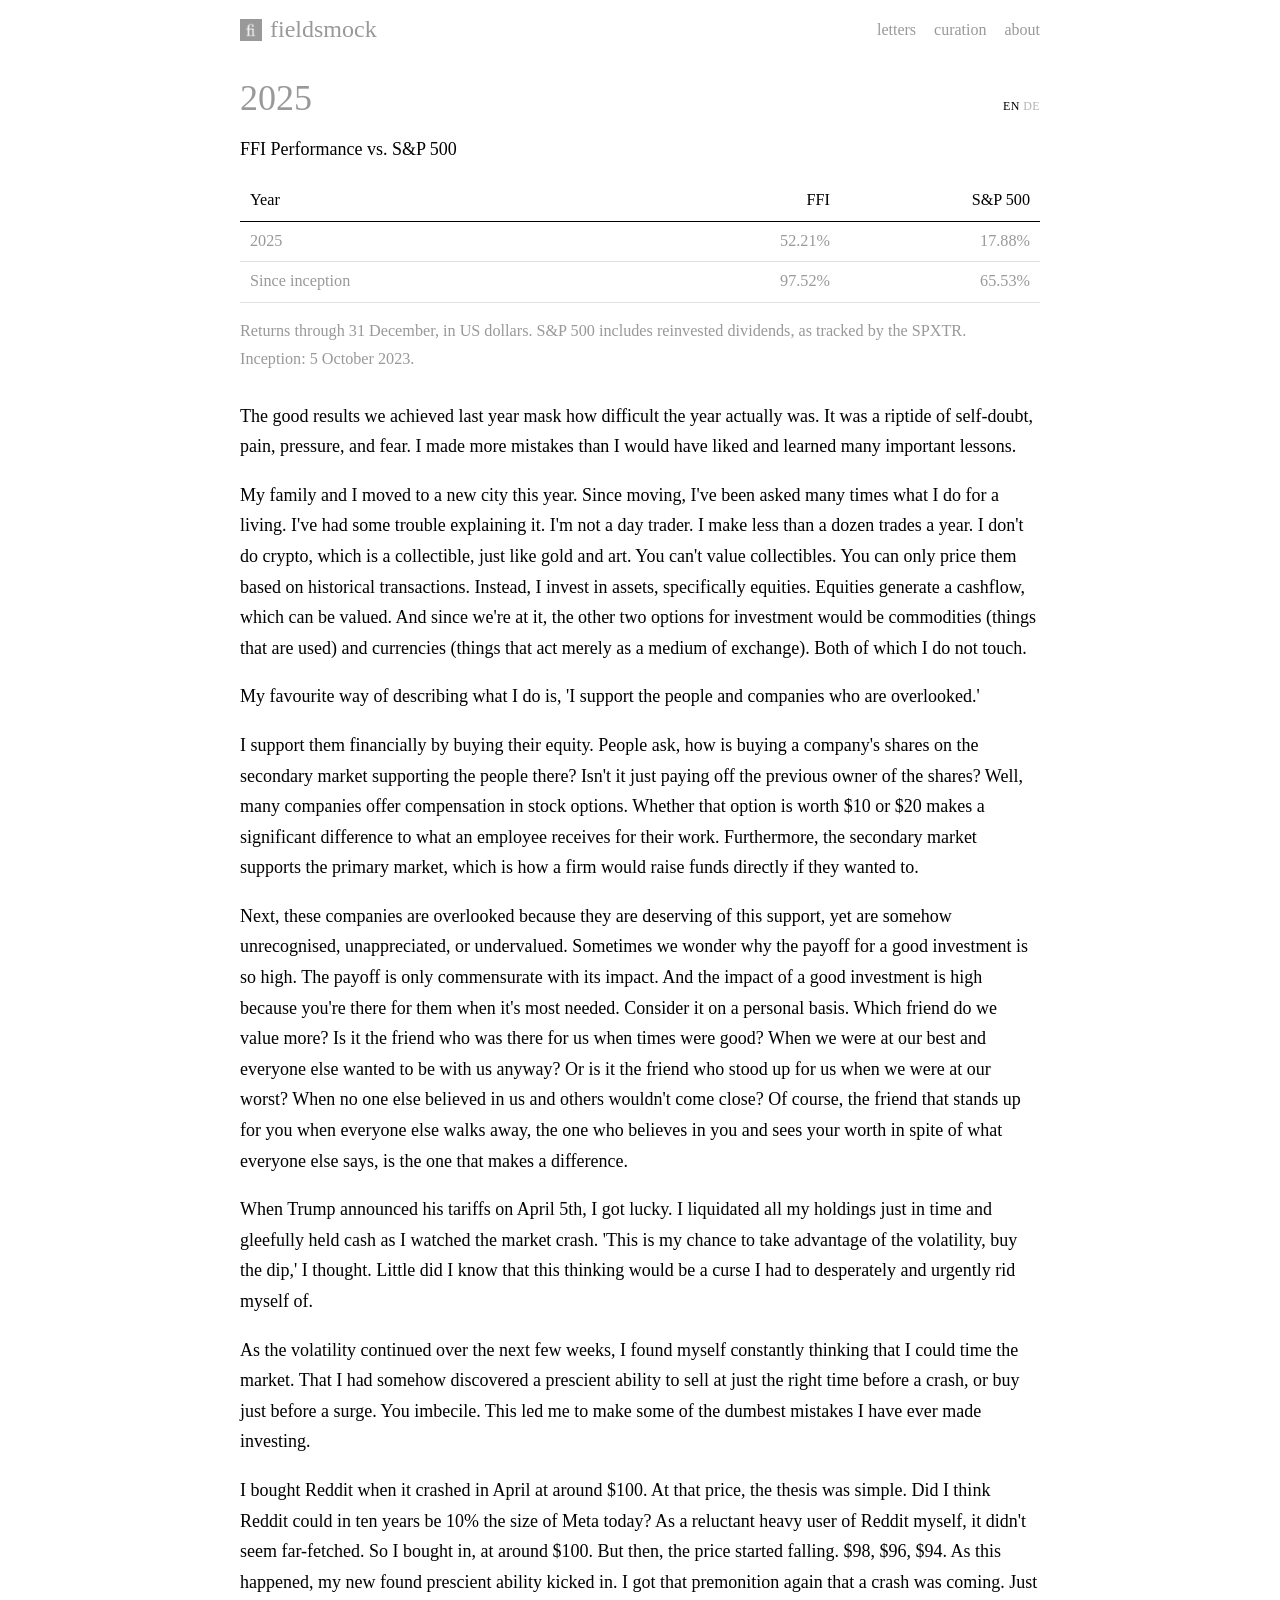
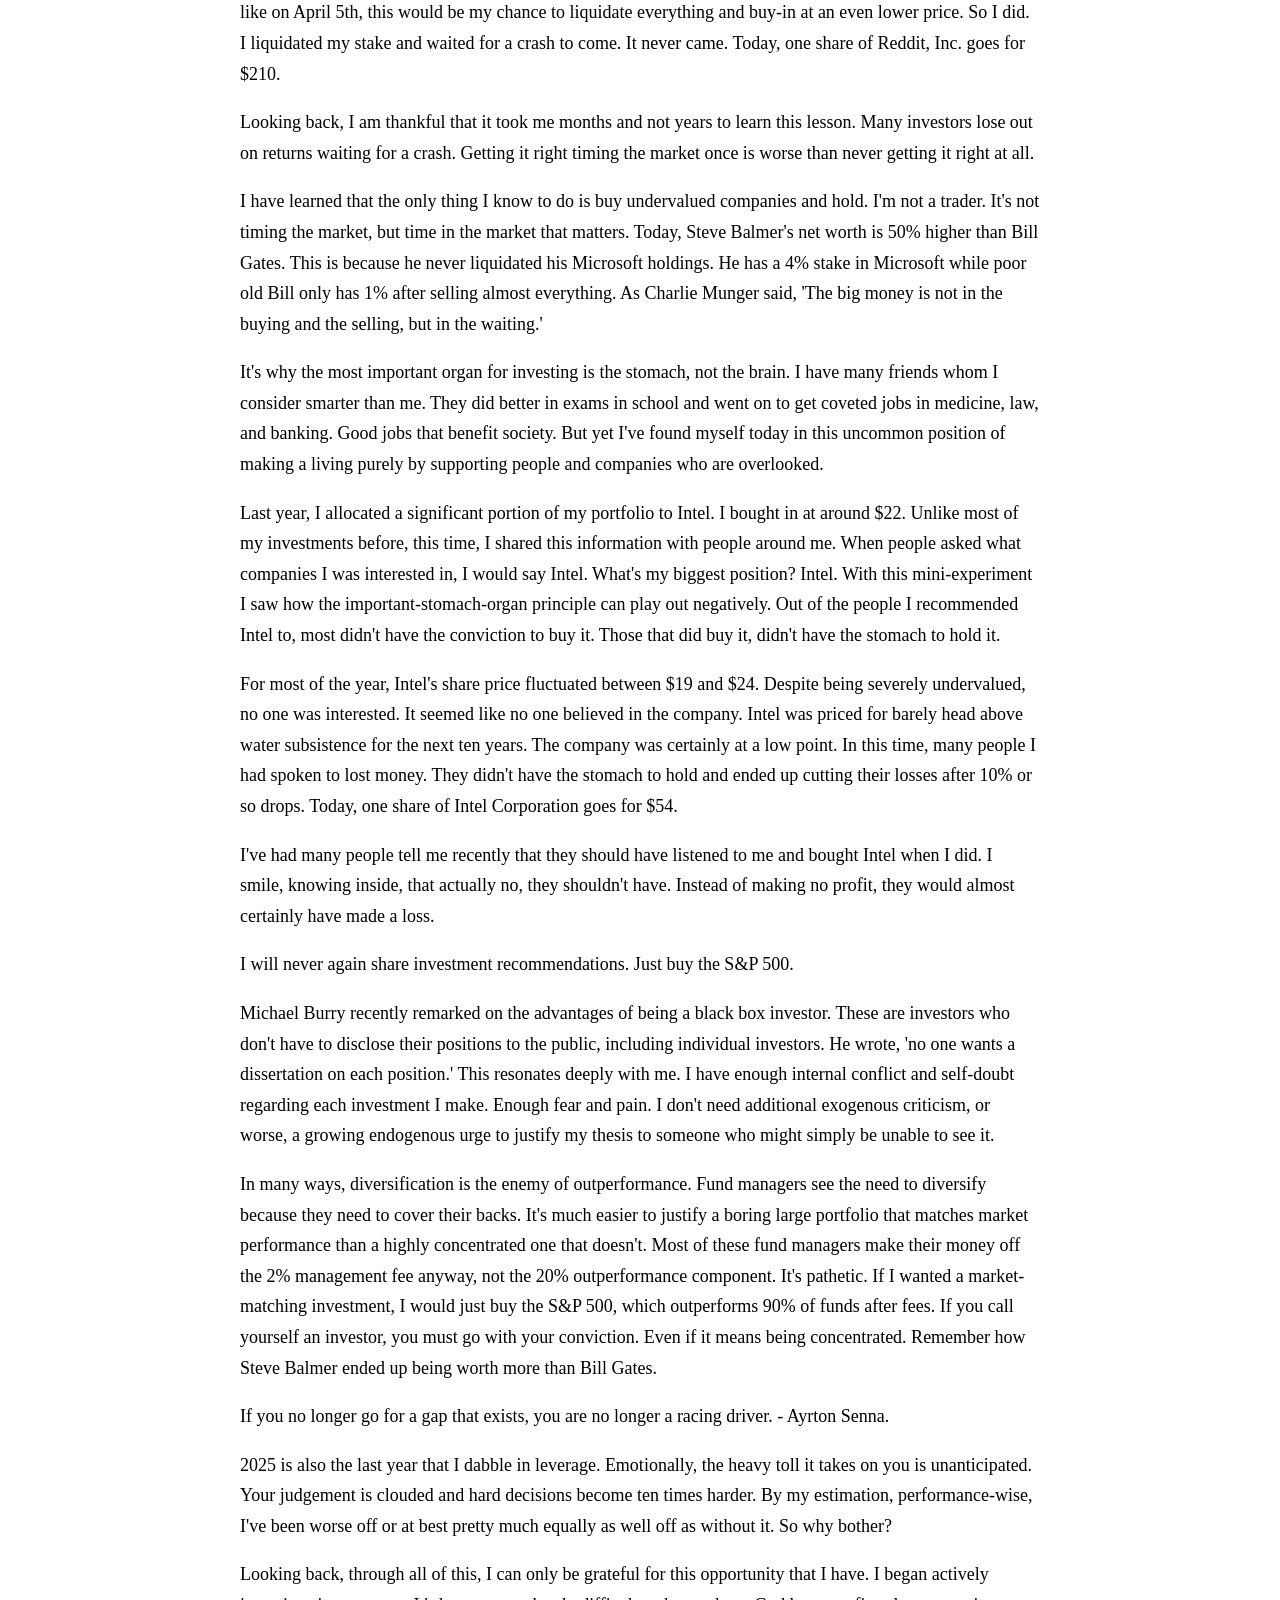
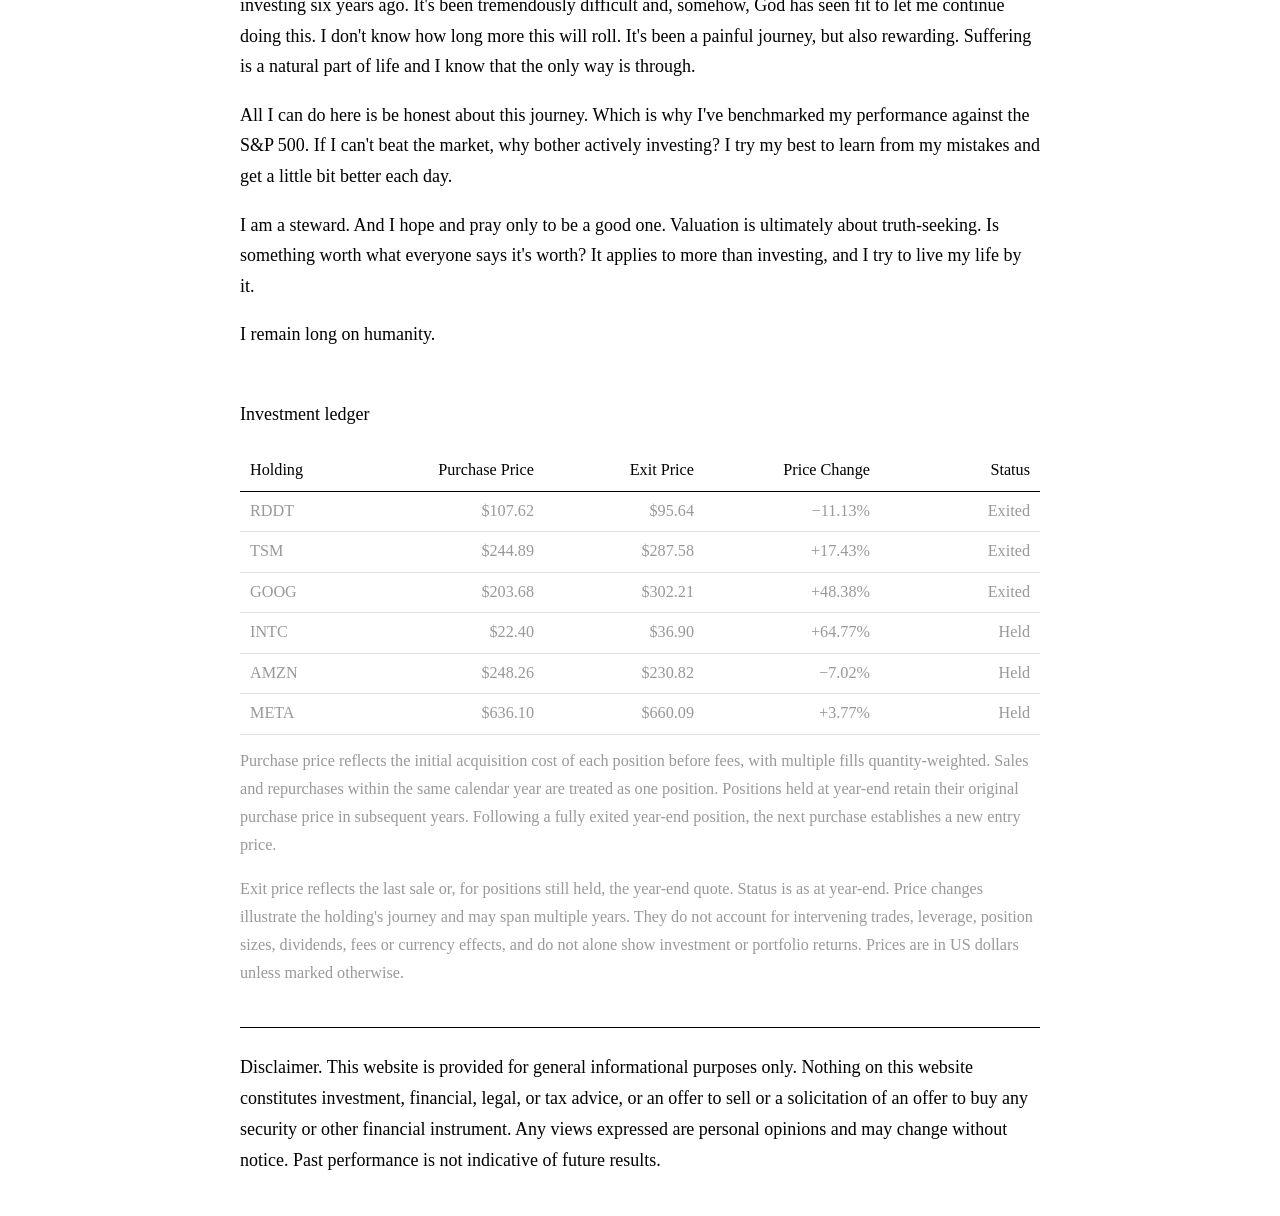
<file: letters/2025.html>
<!DOCTYPE html>
<html lang="en">
<head>
  <!-- Google tag (gtag.js) -->
  <script async src="https://www.googletagmanager.com/gtag/js?id=G-GE3S1QLJ5K"></script>
  <script>
    window.dataLayer = window.dataLayer || [];
    function gtag(){dataLayer.push(arguments);}
    gtag('js', new Date());

    gtag('config', 'G-GE3S1QLJ5K');
  </script>
  <meta charset="UTF-8">
  <title>fieldsmock</title>
  <meta name="description" content="the future is subjective">
  <link rel="canonical" href="https://fieldsmock.com/letters/2025">
  <meta property="og:type" content="article">
  <meta property="og:site_name" content="fieldsmock">
  <meta property="og:title" content="fieldsmock">
  <meta property="og:description" content="the future is subjective">
  <meta property="og:url" content="https://fieldsmock.com/letters/2025">
  <meta property="og:image" content="https://fieldsmock.com/assets/mud-1600.jpg">
  <meta property="og:image:type" content="image/jpeg">
  <meta property="og:image:width" content="1600">
  <meta property="og:image:height" content="1200">
  <meta property="og:image:alt" content="A horse and cart on a misty beach">
  <meta name="twitter:card" content="summary_large_image">
  <meta name="twitter:title" content="fieldsmock">
  <meta name="twitter:description" content="the future is subjective">
  <meta name="twitter:image" content="https://fieldsmock.com/assets/mud-1600.jpg">
  <meta name="twitter:image:alt" content="A horse and cart on a misty beach">
  <link rel="icon" type="image/png" href="/favicon.png">
  <meta name="viewport" content="width=device-width, initial-scale=1">
  <link rel="stylesheet" href="../assets/content-protection.css?v=2">
  <script src="../assets/content-protection.js?v=2" defer></script>

  <style>
    body {
      font-family: Baskerville, serif;
      margin: 0;
      color: #000;
    }

    :root {
      --content-font-size-desktop: 18px;
      --content-font-size-mobile: 16px;
    }

    /* === HEADER === */
    .site-header {
      position: fixed;
      top: 0;
      width: 100%;
      background: #fff;
      z-index: 100;
      box-sizing: border-box;
      padding-bottom: 8px; /* small gap below header */
    }

    .site-header-inner {
      display: flex;
      justify-content: space-between; /* logo left, menu right */
      align-items: center;
      width: 100%;
      max-width: 800px;
      margin: 0 auto;
      padding: 16px 0;
      box-sizing: border-box;
    }

    /* LOGO */
    .logo-with-text {
      display: flex;
      align-items: center;
      gap: 8px;
      cursor: pointer;
      text-decoration: none;
      color: #999999;
    }

    .logo-icon {
      width: 22px;
      height: 22px;
      display: block;
    }

    .site-name {
      font-size: 24px;
      font-weight: normal;
      color: #999999;
    }

    /* MENU */
    .main-nav {
      display: flex;
      gap: 18px;
      font-size: 16px;
      text-transform: lowercase;
    }

    .main-nav a {
      color: #999999;
      text-decoration: none;
      transition: color 0.3s ease;
    }

    .main-nav a:hover {
      color: rgba(153,153,153,0); /* fade on hover */
    }

    /* HAMBURGER (mobile) */
    .hamburger {
      display: none;
      flex-direction: column;
      gap: 4px;
      cursor: pointer;
      z-index: 110;
    }

    .hamburger div {
      width: 24px;
      height: 2px;
      background: #999;
    }

    /* PAGE CONTENT */
    .page {
      max-width: 800px;
      margin: 80px auto 40px auto; /* space for fixed header */
      text-align: left;
      line-height: 1.7;
      padding: 0 20px;
      font-size: var(--content-font-size-desktop);
    }
    
    .overview {
      margin-bottom: 40px;  /* creates a gap before the first chart */
    }
    
    .page img {
  max-width: 100%;   /* prevents image from being wider than its container */
  height: auto;      /* maintain aspect ratio */
  display: block;
  margin-bottom: 28px; /* spacing below image */
    }

    .letter-header {
      display: flex;
      justify-content: space-between;
      align-items: baseline;
      gap: 12px;
      margin-bottom: 18px;
    }

    .lang-toggle {
      font-size: 12px;
      letter-spacing: 0.4px;
      color: #b3b3b3;
      text-transform: uppercase;
    }

    .page .lang-toggle a {
      color: #b3b3b3;
      text-decoration: none;
    }

    .lang-toggle .active {
      color: #000;
      cursor: default;
    }

    .holdings-list {
      font-size: 1em;
      line-height: 1.8;
    }

    .page a {
      color: #000;
      text-decoration: none;
      transition: color 0.3s ease;
      -webkit-tap-highlight-color: rgba(0,0,0,0.2); /* subtle gray highlight on tap */
    }

    .page a:hover {
      color: rgba(153,153,153,0); /* fade on hover */
    }

    @media (hover: none) {
      .page a:hover,
      .page a:active,
      .page a:focus {
        color: #000;
      }
    }



    .perf-title {
      font-size: 1em;
      color: #000;
      margin: 14px 0 6px 0;
      font-weight: normal;
      text-transform: none;
    }

    section[aria-labelledby="investment-ledger"] {
      margin-top: 2.7em;
    }



    .page .ledger-note a {
      color: inherit;
      text-decoration: underline;
      text-underline-offset: 2px;
    }

    /* Mobile adjustments */
    @media (max-width: 600px) {
      .site-header-inner {
        flex-direction: row;
        justify-content: center; /* center logo */
        padding: 16px 14px 24px 14px;
        position: relative;
      }

      .logo-with-text {
        position: absolute;
        left: 50%;
        top: 50%;
        transform: translateX(-50%) translateY(-50%);
      }

      .hamburger {
        position: absolute;
        right: 14px;
        top: 50%;
        transform: translateY(-50%);
        display: flex;
      }

      .main-nav {
        display: none;
        position: fixed;
        top: 0;
        left: 0;
        width: 100%;
        height: 100%;
        flex-direction: column;
        justify-content: center;
        align-items: center;
        background: #fff;
        gap: 24px;
        font-size: 20px;
        transition: transform 0.4s ease;
        transform: translateY(-100%);
      }

      .main-nav.show {
        transform: translateY(0);
        display: flex;
      }

      .page {
        margin: 80px 8px 40px 8px; /* padding for mobile content */
        font-size: var(--content-font-size-mobile);
        padding: 0 8px;
      }
    }
  </style>
  <link rel="stylesheet" href="../assets/tables.css">
  <link rel="stylesheet" href="../assets/titles.css">
  <link rel="stylesheet" href="/assets/performance.css">
  <link rel="stylesheet" href="../assets/notes.css">
</head>

<body>

<header class="site-header">
  <div class="site-header-inner">
    <a href="/" class="logo-with-text">
      <img src="/favicon.png" alt="" class="logo-icon">
      <span class="site-name">fieldsmock</span>
    </a>

    <!-- Hamburger for mobile -->
    <div class="hamburger" id="hamburger">
      <div></div>
      <div></div>
      <div></div>
    </div>

    <nav class="main-nav" id="mainNav">
      <a href="/letters">letters</a>
      <a href="/archive">curation</a>
      <a href="/about">about</a>
    </nav>
  </div>
</header>

<div class="page">
  <div class="letter-header">
    <h1>2025</h1>
    <div class="lang-toggle" aria-label="Language toggle">
      <span class="active">EN</span>
      <a href="/letters/2025/de">DE</a>
    </div>
  </div>

  <h2 class="perf-title">FFI Performance vs. S&amp;P 500</h2>
  <table class="perf-table performance-table">
        <colgroup><col><col><col></colgroup>
    <thead>
      <tr>
        <th scope="col">Year</th>
        <th scope="col" class="numeric">FFI</th>
        <th scope="col" class="numeric">S&amp;P 500</th>
      </tr>
    </thead>
    <tbody>
      <tr>
        <td>2025</td>
        <td class="numeric">52.21%</td>
        <td class="numeric">17.88%</td>
      </tr>
      <tr>
        <td>Since inception</td>
        <td class="numeric">97.52%</td>
        <td class="numeric">65.53%</td>
      </tr>
    </tbody>
  </table>
  <p class="performance-note">Returns through 31 December, in US dollars. S&amp;P 500 includes reinvested dividends, as tracked by the SPXTR.<br>Inception: 5 October 2023.</p>

  <p>The good results we achieved last year mask how difficult the year actually was. It was a riptide of self-doubt, pain, pressure, and fear. I made more mistakes than I would have liked and learned many important lessons.</p>

  <p>My family and I moved to a new city this year. Since moving, I've been asked many times what I do for a living. I've had some trouble explaining it. I'm not a day trader. I make less than a dozen trades a year. I don't do crypto, which is a collectible, just like gold and art. You can't value collectibles. You can only price them based on historical transactions. Instead, I invest in assets, specifically equities. Equities generate a cashflow, which can be valued. And since we're at it, the other two options for investment would be commodities (things that are used) and currencies (things that act merely as a medium of exchange). Both of which I do not touch.</p>

  <p>My favourite way of describing what I do is, 'I support the people and companies who are overlooked.'</p>

  <p>I support them financially by buying their equity. People ask, how is buying a company's shares on the secondary market supporting the people there? Isn't it just paying off the previous owner of the shares? Well, many companies offer compensation in stock options. Whether that option is worth $10 or $20 makes a significant difference to what an employee receives for their work. Furthermore, the secondary market supports the primary market, which is how a firm would raise funds directly if they wanted to.</p>

  <p>Next, these companies are overlooked because they are deserving of this support, yet are somehow unrecognised, unappreciated, or undervalued. Sometimes we wonder why the payoff for a good investment is so high. The payoff is only commensurate with its impact. And the impact of a good investment is high because you're there for them when it's most needed. Consider it on a personal basis. Which friend do we value more? Is it the friend who was there for us when times were good? When we were at our best and everyone else wanted to be with us anyway? Or is it the friend who stood up for us when we were at our worst? When no one else believed in us and others wouldn't come close? Of course, the friend that stands up for you when everyone else walks away, the one who believes in you and sees your worth in spite of what everyone else says, is the one that makes a difference.</p>

  <p>When Trump announced his tariffs on April 5th, I got lucky. I liquidated all my holdings just in time and gleefully held cash as I watched the market crash. 'This is my chance to take advantage of the volatility, buy the dip,' I thought. Little did I know that this thinking would be a curse I had to desperately and urgently rid myself of.</p>

  <p>As the volatility continued over the next few weeks, I found myself constantly thinking that I could time the market. That I had somehow discovered a prescient ability to sell at just the right time before a crash, or buy just before a surge. You imbecile. This led me to make some of the dumbest mistakes I have ever made investing.</p>

  <p>I bought Reddit when it crashed in April at around $100. At that price, the thesis was simple. Did I think Reddit could in ten years be 10% the size of Meta today? As a reluctant heavy user of Reddit myself, it didn't seem far-fetched. So I bought in, at around $100. But then, the price started falling. $98, $96, $94. As this happened, my new found prescient ability kicked in. I got that premonition again that a crash was coming. Just like on April 5th, this would be my chance to liquidate everything and buy-in at an even lower price. So I did. I liquidated my stake and waited for a crash to come. It never came. Today, one share of Reddit, Inc. goes for $210.</p>

  <p>Looking back, I am thankful that it took me months and not years to learn this lesson. Many investors lose out on returns waiting for a crash. Getting it right timing the market once is worse than never getting it right at all.</p>

  <p>I have learned that the only thing I know to do is buy undervalued companies and hold. I'm not a trader. It's not timing the market, but time in the market that matters. Today, Steve Balmer's net worth is 50% higher than Bill Gates. This is because he never liquidated his Microsoft holdings. He has a 4% stake in Microsoft while poor old Bill only has 1% after selling almost everything. As Charlie Munger said, 'The big money is not in the buying and the selling, but in the waiting.'</p>

  <p>It's why the most important organ for investing is the stomach, not the brain. I have many friends whom I consider smarter than me. They did better in exams in school and went on to get coveted jobs in medicine, law, and banking. Good jobs that benefit society. But yet I've found myself today in this uncommon position of making a living purely by supporting people and companies who are overlooked.</p>

  <p>Last year, I allocated a significant portion of my portfolio to Intel. I bought in at around $22. Unlike most of my investments before, this time, I shared this information with people around me. When people asked what companies I was interested in, I would say Intel. What's my biggest position? Intel. With this mini-experiment I saw how the important-stomach-organ principle can play out negatively. Out of the people I recommended Intel to, most didn't have the conviction to buy it. Those that did buy it, didn't have the stomach to hold it.</p>

  <p>For most of the year, Intel's share price fluctuated between $19 and $24. Despite being severely undervalued, no one was interested. It seemed like no one believed in the company. Intel was priced for barely head above water subsistence for the next ten years. The company was certainly at a low point. In this time, many people I had spoken to lost money. They didn't have the stomach to hold and ended up cutting their losses after 10% or so drops. Today, one share of Intel Corporation goes for $54.</p>

  <p>I've had many people tell me recently that they should have listened to me and bought Intel when I did. I smile, knowing inside, that actually no, they shouldn't have. Instead of making no profit, they would almost certainly have made a loss.</p>

  <p>I will never again share investment recommendations. Just buy the S&amp;P 500.</p>

  <p>Michael Burry recently remarked on the advantages of being a black box investor. These are investors who don't have to disclose their positions to the public, including individual investors. He wrote, 'no one wants a dissertation on each position.' This resonates deeply with me. I have enough internal conflict and self-doubt regarding each investment I make. Enough fear and pain. I don't need additional exogenous criticism, or worse, a growing endogenous urge to justify my thesis to someone who might simply be unable to see it.</p>

  <p>In many ways, diversification is the enemy of outperformance. Fund managers see the need to diversify because they need to cover their backs. It's much easier to justify a boring large portfolio that matches market performance than a highly concentrated one that doesn't. Most of these fund managers make their money off the 2% management fee anyway, not the 20% outperformance component. It's pathetic. If I wanted a market-matching investment, I would just buy the S&amp;P 500, which outperforms 90% of funds after fees. If you call yourself an investor, you must go with your conviction. Even if it means being concentrated. Remember how Steve Balmer ended up being worth more than Bill Gates.</p>

  <p>If you no longer go for a gap that exists, you are no longer a racing driver. - Ayrton Senna.</p>

  <p>2025 is also the last year that I dabble in leverage. Emotionally, the heavy toll it takes on you is unanticipated. Your judgement is clouded and hard decisions become ten times harder. By my estimation, performance-wise, I've been worse off or at best pretty much equally as well off as without it. So why bother?</p>

  <p>Looking back, through all of this, I can only be grateful for this opportunity that I have. I began actively investing six years ago. It's been tremendously difficult and, somehow, God has seen fit to let me continue doing this. I don't know how long more this will roll. It's been a painful journey, but also rewarding. Suffering is a natural part of life and I know that the only way is through.</p>

  <p>All I can do here is be honest about this journey. Which is why I've benchmarked my performance against the S&amp;P 500. If I can't beat the market, why bother actively investing? I try my best to learn from my mistakes and get a little bit better each day.</p>

  <p>I am a steward. And I hope and pray only to be a good one. Valuation is ultimately about truth-seeking. Is something worth what everyone says it's worth? It applies to more than investing, and I try to live my life by it.</p>

  <p>I remain long on humanity.</p>

  <section aria-labelledby="investment-ledger">
    <h2 class="perf-title" id="investment-ledger">Investment ledger</h2>
    <div class="ledger-scroll" role="region" aria-label="2025 investment ledger" tabindex="0">
      <table class="perf-table ledger-table" aria-describedby="ledger-note" aria-labelledby="investment-ledger">
        <colgroup><col><col><col><col><col></colgroup>
        <thead>
          <tr>
            <th scope="col">Holding</th>
            <th scope="col" class="numeric">Purchase Price</th>
            <th scope="col" class="numeric">Exit Price</th>
            <th scope="col" class="numeric">Price Change</th>
            <th scope="col">Status</th>
          </tr>
        </thead>
        <tbody>
          <tr>
            <td>RDDT</td>
            <td class="numeric">$107.62</td>
            <td class="numeric">$95.64</td>
            <td class="numeric">−11.13%</td>
            <td>Exited</td>
          </tr>
          <tr>
            <td>TSM</td>
            <td class="numeric">$244.89</td>
            <td class="numeric">$287.58</td>
            <td class="numeric">+17.43%</td>
            <td>Exited</td>
          </tr>
          <tr>
            <td>GOOG</td>
            <td class="numeric">$203.68</td>
            <td class="numeric">$302.21</td>
            <td class="numeric">+48.38%</td>
            <td>Exited</td>
          </tr>
          <tr>
            <td>INTC</td>
            <td class="numeric">$22.40</td>
            <td class="numeric">$36.90</td>
            <td class="numeric">+64.77%</td>
            <td>Held</td>
          </tr>
          <tr>
            <td>AMZN</td>
            <td class="numeric">$248.26</td>
            <td class="numeric">$230.82</td>
            <td class="numeric">−7.02%</td>
            <td>Held</td>
          </tr>
          <tr>
            <td>META</td>
            <td class="numeric">$636.10</td>
            <td class="numeric">$660.09</td>
            <td class="numeric">+3.77%</td>
            <td>Held</td>
          </tr>
        </tbody>
      </table>
    </div>
    <div class="ledger-note" id="ledger-note">
      <p>Purchase price reflects the initial acquisition cost of each position before fees, with multiple fills quantity-weighted. Sales and repurchases within the same calendar year are treated as one position. Positions held at year-end retain their original purchase price in subsequent years. Following a fully exited year-end position, the next purchase establishes a new entry price.</p>
      <p>Exit price reflects the last sale or, for positions still held, the year-end quote. Status is as at year-end. Price changes illustrate the holding's journey and may span multiple years. They do not account for intervening trades, leverage, position sizes, dividends, fees or currency effects, and do not alone show investment or portfolio returns. Prices are in US dollars unless marked otherwise.</p>
    </div>
  </section>

  <footer class="disclaimer">
    <p>Disclaimer. This website is provided for general informational purposes only. Nothing on this website constitutes investment, financial, legal, or tax advice, or an offer to sell or a solicitation of an offer to buy any security or other financial instrument. Any views expressed are personal opinions and may change without notice. Past performance is not indicative of future results.</p>
  </footer>

</div>

<script>
  document.addEventListener("DOMContentLoaded", () => {
    const hamburger = document.getElementById('hamburger');
    const mainNav = document.getElementById('mainNav');

    if(hamburger && mainNav) {
      hamburger.addEventListener('click', () => {
        mainNav.classList.toggle('show');
      });
    }
  });
</script>

</body>
</html>
</file>
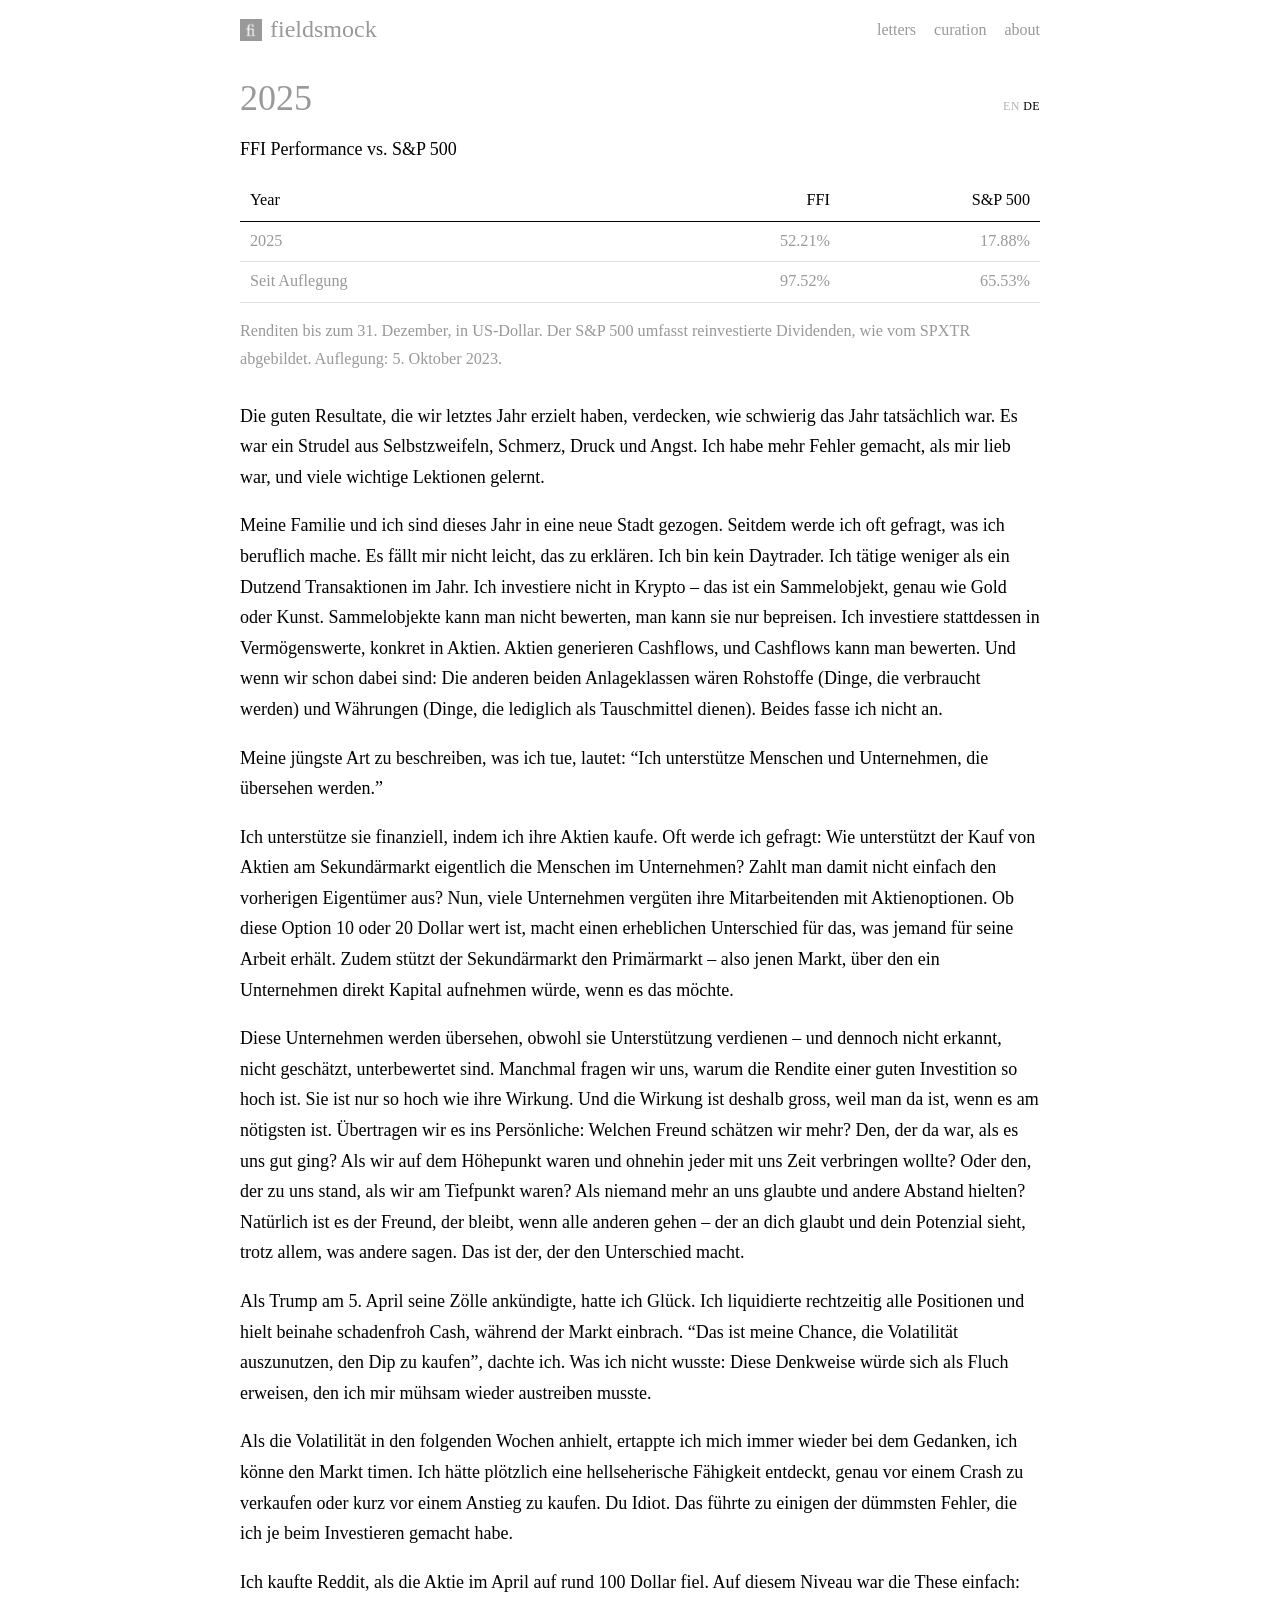
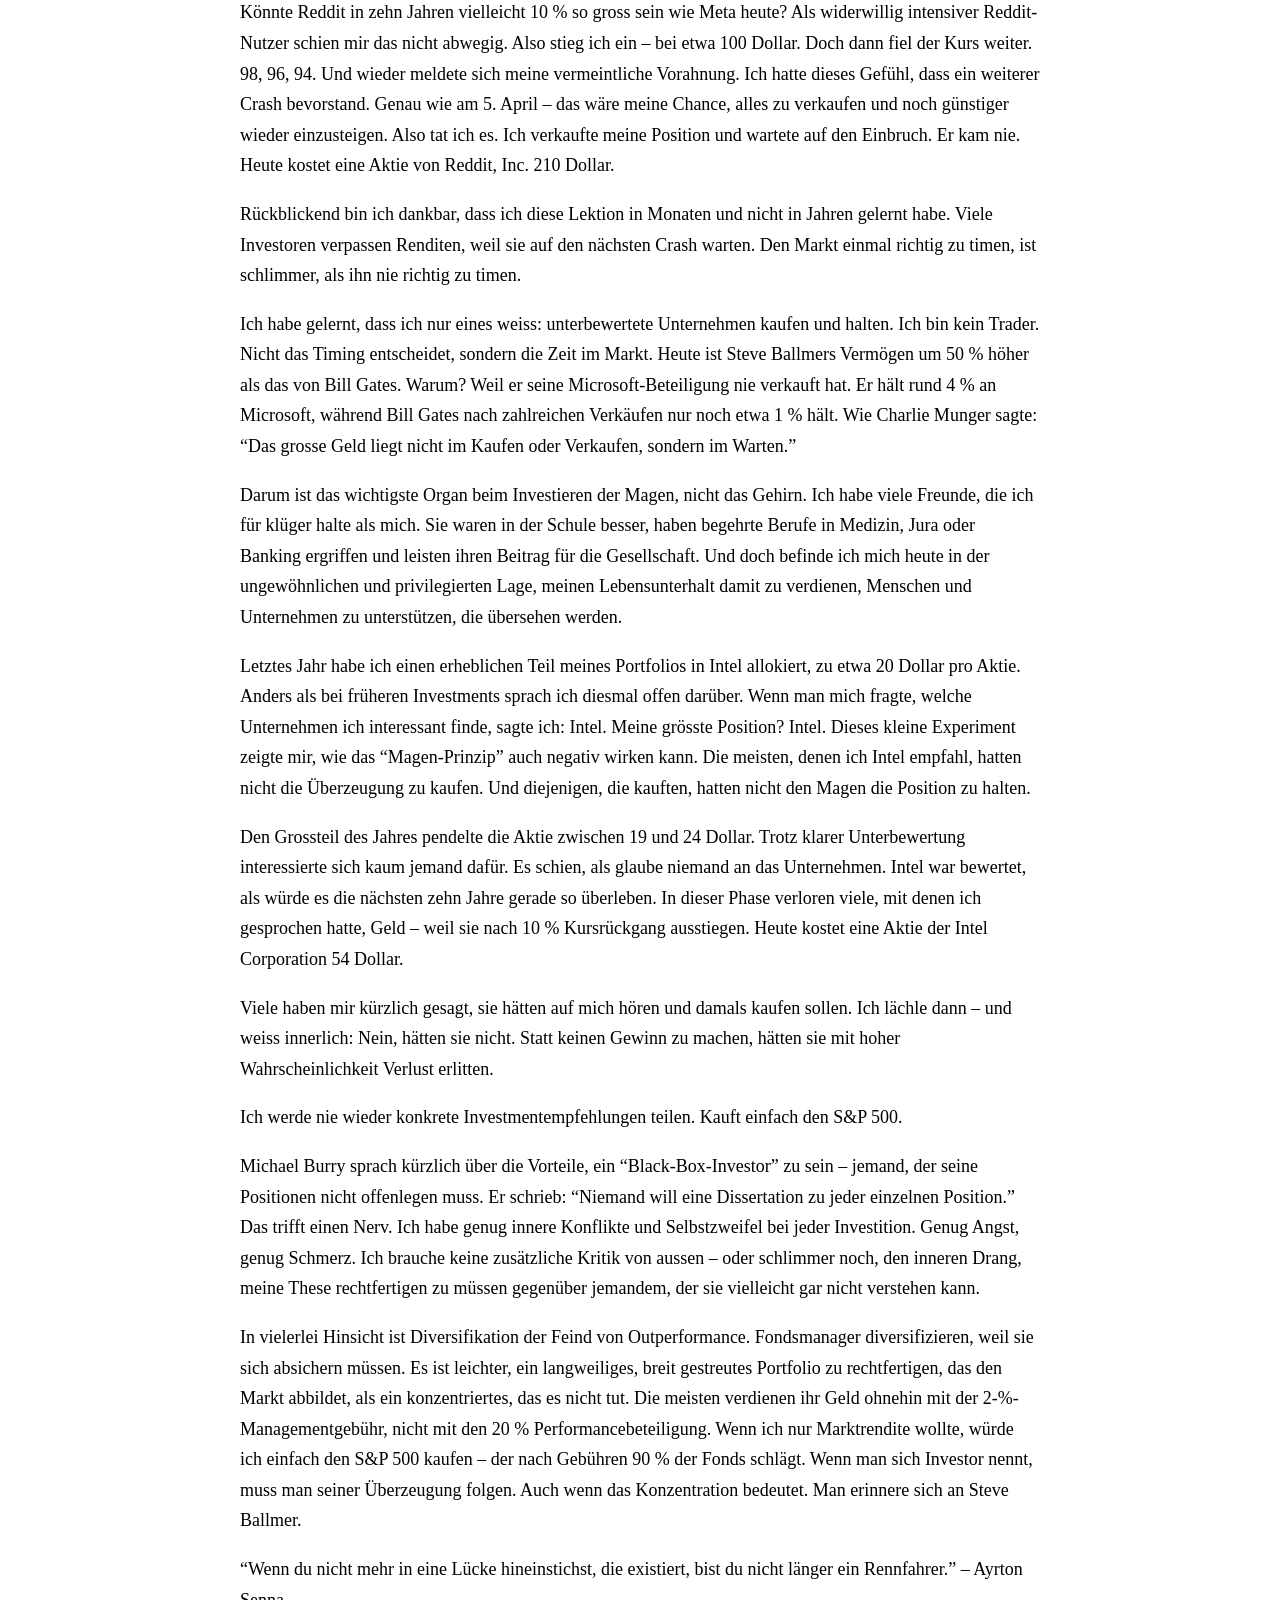
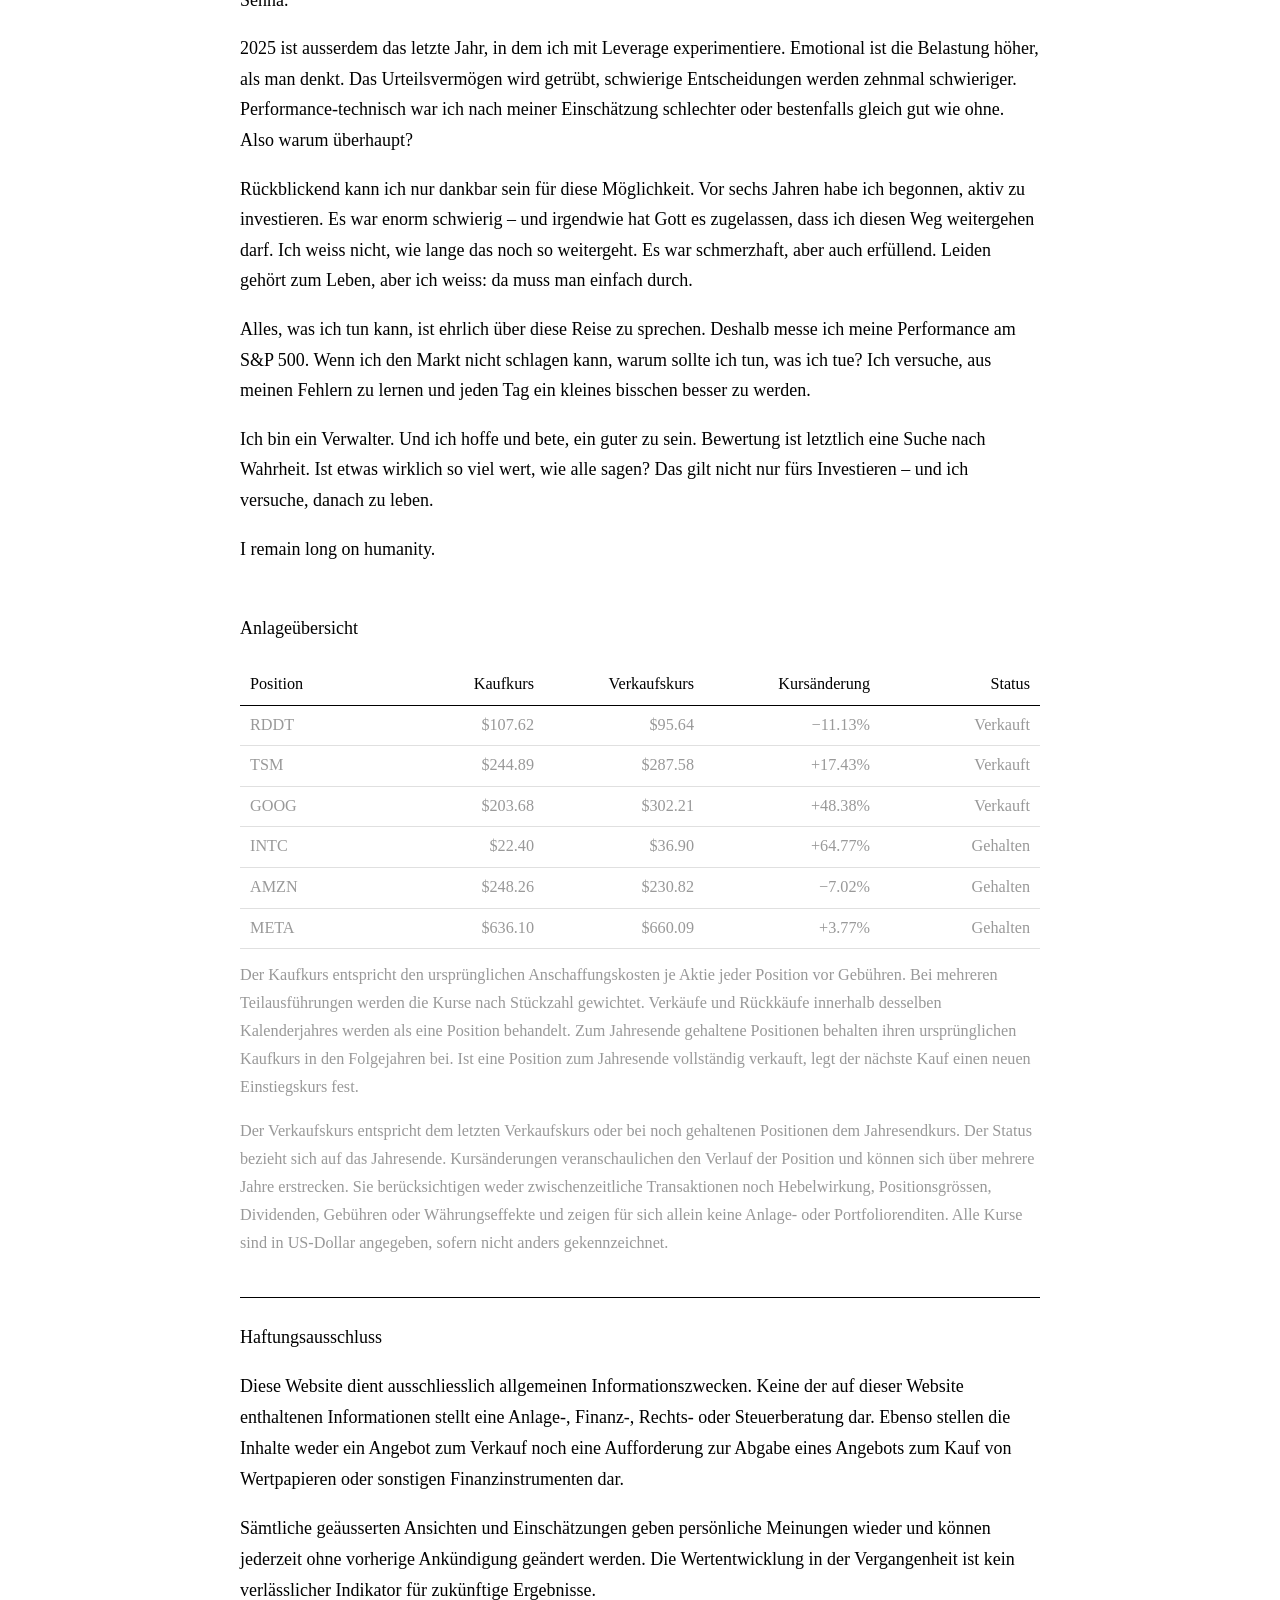
<file: letters/2025/de.html>
<!DOCTYPE html>
<html lang="de">
<head>
  <!-- Google tag (gtag.js) -->
  <script async src="https://www.googletagmanager.com/gtag/js?id=G-GE3S1QLJ5K"></script>
  <script>
    window.dataLayer = window.dataLayer || [];
    function gtag(){dataLayer.push(arguments);}
    gtag('js', new Date());

    gtag('config', 'G-GE3S1QLJ5K');
  </script>
  <meta charset="UTF-8">
  <title>fieldsmock</title>
  <meta name="description" content="the future is subjective">
  <link rel="canonical" href="https://fieldsmock.com/letters/2025/de">
  <meta property="og:type" content="article">
  <meta property="og:site_name" content="fieldsmock">
  <meta property="og:title" content="fieldsmock">
  <meta property="og:description" content="the future is subjective">
  <meta property="og:url" content="https://fieldsmock.com/letters/2025/de">
  <meta property="og:image" content="https://fieldsmock.com/assets/mud-1600.jpg">
  <meta property="og:image:type" content="image/jpeg">
  <meta property="og:image:width" content="1600">
  <meta property="og:image:height" content="1200">
  <meta property="og:image:alt" content="A horse and cart on a misty beach">
  <meta name="twitter:card" content="summary_large_image">
  <meta name="twitter:title" content="fieldsmock">
  <meta name="twitter:description" content="the future is subjective">
  <meta name="twitter:image" content="https://fieldsmock.com/assets/mud-1600.jpg">
  <meta name="twitter:image:alt" content="A horse and cart on a misty beach">
  <link rel="icon" type="image/png" href="/favicon.png?v=20260211">
  <link rel="shortcut icon" type="image/png" href="/favicon.png?v=20260211">
  <meta name="viewport" content="width=device-width, initial-scale=1">
  <link rel="stylesheet" href="../../assets/content-protection.css?v=2">
  <script src="../../assets/content-protection.js?v=2" defer></script>

  <style>
    body {
      font-family: Baskerville, serif;
      margin: 0;
      color: #000;
    }

    :root {
      --content-font-size-desktop: 18px;
      --content-font-size-mobile: 16px;
    }

    /* === HEADER === */
    .site-header {
      position: fixed;
      top: 0;
      width: 100%;
      background: #fff;
      z-index: 100;
      box-sizing: border-box;
      padding-bottom: 8px; /* small gap below header */
    }

    .site-header-inner {
      display: flex;
      justify-content: space-between; /* logo left, menu right */
      align-items: center;
      width: 100%;
      max-width: 800px;
      margin: 0 auto;
      padding: 16px 0;
      box-sizing: border-box;
    }

    /* LOGO */
    .logo-with-text {
      display: flex;
      align-items: center;
      gap: 8px;
      cursor: pointer;
      text-decoration: none;
      color: #999999;
    }

    .logo-icon {
      width: 22px;
      height: 22px;
      display: block;
    }

    .site-name {
      font-size: 24px;
      font-weight: normal;
      color: #999999;
    }

    /* MENU */
    .main-nav {
      display: flex;
      gap: 18px;
      font-size: 16px;
      text-transform: lowercase;
    }

    .main-nav a {
      color: #999999;
      text-decoration: none;
      transition: color 0.3s ease;
    }

    .main-nav a:hover {
      color: rgba(153,153,153,0); /* fade on hover */
    }

    /* HAMBURGER (mobile) */
    .hamburger {
      display: none;
      flex-direction: column;
      gap: 4px;
      cursor: pointer;
      z-index: 110;
    }

    .hamburger div {
      width: 24px;
      height: 2px;
      background: #999;
    }

    /* PAGE CONTENT */
    .page {
      max-width: 800px;
      margin: 80px auto 40px auto; /* space for fixed header */
      text-align: left;
      line-height: 1.7;
      padding: 0 20px;
      font-size: var(--content-font-size-desktop);
    }
    
    .overview {
      margin-bottom: 40px;  /* creates a gap before the first chart */
    }
    
    .page img {
  max-width: 100%;   /* prevents image from being wider than its container */
  height: auto;      /* maintain aspect ratio */
  display: block;
  margin-bottom: 28px; /* spacing below image */
    }

    .letter-header {
      display: flex;
      justify-content: space-between;
      align-items: baseline;
      gap: 12px;
      margin-bottom: 18px;
    }

    .lang-toggle {
      font-size: 12px;
      letter-spacing: 0.4px;
      color: #b3b3b3;
      text-transform: uppercase;
    }

    .page .lang-toggle a {
      color: #b3b3b3;
      text-decoration: none;
    }

    .lang-toggle .active {
      color: #000;
      cursor: default;
    }

    .holdings-list {
      font-size: 1em;
      line-height: 1.8;
    }

    .page a {
      color: #000;
      text-decoration: none;
      transition: color 0.3s ease;
      -webkit-tap-highlight-color: rgba(0,0,0,0.2); /* subtle gray highlight on tap */
    }

    .page a:hover {
      color: rgba(153,153,153,0); /* fade on hover */
    }

    @media (hover: none) {
      .page a:hover,
      .page a:active,
      .page a:focus {
        color: #000;
      }
    }




    .perf-title {
      font-size: 1em;
      color: #000;
      margin: 14px 0 6px 0;
      font-weight: normal;
      text-transform: none;
    }

    section[aria-labelledby="investment-ledger"] {
      margin-top: 2.7em;
    }



    .page .ledger-note a {
      color: inherit;
      text-decoration: underline;
      text-underline-offset: 2px;
    }

    /* Mobile adjustments */
    @media (max-width: 600px) {
      .site-header-inner {
        flex-direction: row;
        justify-content: center; /* center logo */
        padding: 16px 14px 24px 14px;
        position: relative;
      }

      .logo-with-text {
        position: absolute;
        left: 50%;
        top: 50%;
        transform: translateX(-50%) translateY(-50%);
      }

      .hamburger {
        position: absolute;
        right: 14px;
        top: 50%;
        transform: translateY(-50%);
        display: flex;
      }

      .main-nav {
        display: none;
        position: fixed;
        top: 0;
        left: 0;
        width: 100%;
        height: 100%;
        flex-direction: column;
        justify-content: center;
        align-items: center;
        background: #fff;
        gap: 24px;
        font-size: 20px;
        transition: transform 0.4s ease;
        transform: translateY(-100%);
      }

      .main-nav.show {
        transform: translateY(0);
        display: flex;
      }

      .page {
        margin: 80px 8px 40px 8px; /* padding for mobile content */
        font-size: var(--content-font-size-mobile);
        padding: 0 8px;
      }
    }
  </style>
  <link rel="stylesheet" href="../../assets/tables.css">
  <link rel="stylesheet" href="../../assets/titles.css">
  <link rel="stylesheet" href="/assets/performance.css">
  <link rel="stylesheet" href="../../assets/notes.css">
</head>

<body>

<header class="site-header">
  <div class="site-header-inner">
    <a href="/" class="logo-with-text">
      <img src="/favicon.png" alt="" class="logo-icon">
      <span class="site-name">fieldsmock</span>
    </a>

    <!-- Hamburger for mobile -->
    <div class="hamburger" id="hamburger">
      <div></div>
      <div></div>
      <div></div>
    </div>

    <nav class="main-nav" id="mainNav">
      <a href="/letters">letters</a>
      <a href="/archive">curation</a>
      <a href="/about">about</a>
    </nav>
  </div>
</header>

  <div class="page">
  <div class="letter-header">
    <h1>2025</h1>
    <div class="lang-toggle" aria-label="Language toggle">
      <a href="/letters/2025">EN</a>
      <span class="active">DE</span>
    </div>
  </div>

  <h2 class="perf-title">FFI Performance vs. S&amp;P 500</h2>
  <table class="perf-table performance-table">
        <colgroup><col><col><col></colgroup>
    <thead>
      <tr>
        <th scope="col">Year</th>
        <th scope="col" class="numeric">FFI</th>
        <th scope="col" class="numeric">S&amp;P 500</th>
      </tr>
    </thead>
    <tbody>
      <tr>
        <td>2025</td>
        <td class="numeric">52.21%</td>
        <td class="numeric">17.88%</td>
      </tr>
      <tr>
        <td>Seit Auflegung</td>
        <td class="numeric">97.52%</td>
        <td class="numeric">65.53%</td>
      </tr>
    </tbody>
  </table>
  <p class="performance-note">Renditen bis zum 31. Dezember, in US-Dollar. Der S&amp;P 500 umfasst reinvestierte Dividenden, wie vom SPXTR abgebildet. Auflegung: 5. Oktober 2023.</p>

  <p>Die guten Resultate, die wir letztes Jahr erzielt haben, verdecken, wie schwierig das Jahr tatsächlich war. Es war ein Strudel aus Selbstzweifeln, Schmerz, Druck und Angst. Ich habe mehr Fehler gemacht, als mir lieb war, und viele wichtige Lektionen gelernt.</p>

  <p>Meine Familie und ich sind dieses Jahr in eine neue Stadt gezogen. Seitdem werde ich oft gefragt, was ich beruflich mache. Es fällt mir nicht leicht, das zu erklären. Ich bin kein Daytrader. Ich tätige weniger als ein Dutzend Transaktionen im Jahr. Ich investiere nicht in Krypto – das ist ein Sammelobjekt, genau wie Gold oder Kunst. Sammelobjekte kann man nicht bewerten, man kann sie nur bepreisen. Ich investiere stattdessen in Vermögenswerte, konkret in Aktien. Aktien generieren Cashflows, und Cashflows kann man bewerten. Und wenn wir schon dabei sind: Die anderen beiden Anlageklassen wären Rohstoffe (Dinge, die verbraucht werden) und Währungen (Dinge, die lediglich als Tauschmittel dienen). Beides fasse ich nicht an.</p>

  <p>Meine jüngste Art zu beschreiben, was ich tue, lautet: “Ich unterstütze Menschen und Unternehmen, die übersehen werden.”</p>

  <p>Ich unterstütze sie finanziell, indem ich ihre Aktien kaufe. Oft werde ich gefragt: Wie unterstützt der Kauf von Aktien am Sekundärmarkt eigentlich die Menschen im Unternehmen? Zahlt man damit nicht einfach den vorherigen Eigentümer aus? Nun, viele Unternehmen vergüten ihre Mitarbeitenden mit Aktienoptionen. Ob diese Option 10 oder 20 Dollar wert ist, macht einen erheblichen Unterschied für das, was jemand für seine Arbeit erhält. Zudem stützt der Sekundärmarkt den Primärmarkt – also jenen Markt, über den ein Unternehmen direkt Kapital aufnehmen würde, wenn es das möchte.</p>

  <p>Diese Unternehmen werden übersehen, obwohl sie Unterstützung verdienen – und dennoch nicht erkannt, nicht geschätzt, unterbewertet sind. Manchmal fragen wir uns, warum die Rendite einer guten Investition so hoch ist. Sie ist nur so hoch wie ihre Wirkung. Und die Wirkung ist deshalb gross, weil man da ist, wenn es am nötigsten ist. Übertragen wir es ins Persönliche: Welchen Freund schätzen wir mehr? Den, der da war, als es uns gut ging? Als wir auf dem Höhepunkt waren und ohnehin jeder mit uns Zeit verbringen wollte? Oder den, der zu uns stand, als wir am Tiefpunkt waren? Als niemand mehr an uns glaubte und andere Abstand hielten? Natürlich ist es der Freund, der bleibt, wenn alle anderen gehen – der an dich glaubt und dein Potenzial sieht, trotz allem, was andere sagen. Das ist der, der den Unterschied macht.</p>

  <p>Als Trump am 5. April seine Zölle ankündigte, hatte ich Glück. Ich liquidierte rechtzeitig alle Positionen und hielt beinahe schadenfroh Cash, während der Markt einbrach. “Das ist meine Chance, die Volatilität auszunutzen, den Dip zu kaufen”, dachte ich. Was ich nicht wusste: Diese Denkweise würde sich als Fluch erweisen, den ich mir mühsam wieder austreiben musste.</p>

  <p>Als die Volatilität in den folgenden Wochen anhielt, ertappte ich mich immer wieder bei dem Gedanken, ich könne den Markt timen. Ich hätte plötzlich eine hellseherische Fähigkeit entdeckt, genau vor einem Crash zu verkaufen oder kurz vor einem Anstieg zu kaufen. Du Idiot. Das führte zu einigen der dümmsten Fehler, die ich je beim Investieren gemacht habe.</p>

  <p>Ich kaufte Reddit, als die Aktie im April auf rund 100 Dollar fiel. Auf diesem Niveau war die These einfach: Könnte Reddit in zehn Jahren vielleicht 10 % so gross sein wie Meta heute? Als widerwillig intensiver Reddit-Nutzer schien mir das nicht abwegig. Also stieg ich ein – bei etwa 100 Dollar. Doch dann fiel der Kurs weiter. 98, 96, 94. Und wieder meldete sich meine vermeintliche Vorahnung. Ich hatte dieses Gefühl, dass ein weiterer Crash bevorstand. Genau wie am 5. April – das wäre meine Chance, alles zu verkaufen und noch günstiger wieder einzusteigen. Also tat ich es. Ich verkaufte meine Position und wartete auf den Einbruch. Er kam nie. Heute kostet eine Aktie von Reddit, Inc. 210 Dollar.</p>

  <p>Rückblickend bin ich dankbar, dass ich diese Lektion in Monaten und nicht in Jahren gelernt habe. Viele Investoren verpassen Renditen, weil sie auf den nächsten Crash warten. Den Markt einmal richtig zu timen, ist schlimmer, als ihn nie richtig zu timen.</p>

  <p>Ich habe gelernt, dass ich nur eines weiss: unterbewertete Unternehmen kaufen und halten. Ich bin kein Trader. Nicht das Timing entscheidet, sondern die Zeit im Markt. Heute ist Steve Ballmers Vermögen um 50 % höher als das von Bill Gates. Warum? Weil er seine Microsoft-Beteiligung nie verkauft hat. Er hält rund 4 % an Microsoft, während Bill Gates nach zahlreichen Verkäufen nur noch etwa 1 % hält. Wie Charlie Munger sagte: “Das grosse Geld liegt nicht im Kaufen oder Verkaufen, sondern im Warten.”</p>

  <p>Darum ist das wichtigste Organ beim Investieren der Magen, nicht das Gehirn. Ich habe viele Freunde, die ich für klüger halte als mich. Sie waren in der Schule besser, haben begehrte Berufe in Medizin, Jura oder Banking ergriffen und leisten ihren Beitrag für die Gesellschaft. Und doch befinde ich mich heute in der ungewöhnlichen und privilegierten Lage, meinen Lebensunterhalt damit zu verdienen, Menschen und Unternehmen zu unterstützen, die übersehen werden.</p>

  <p>Letztes Jahr habe ich einen erheblichen Teil meines Portfolios in Intel allokiert, zu etwa 20 Dollar pro Aktie. Anders als bei früheren Investments sprach ich diesmal offen darüber. Wenn man mich fragte, welche Unternehmen ich interessant finde, sagte ich: Intel. Meine grösste Position? Intel. Dieses kleine Experiment zeigte mir, wie das “Magen-Prinzip” auch negativ wirken kann. Die meisten, denen ich Intel empfahl, hatten nicht die Überzeugung zu kaufen. Und diejenigen, die kauften, hatten nicht den Magen die Position zu halten.</p>

  <p>Den Grossteil des Jahres pendelte die Aktie zwischen 19 und 24 Dollar. Trotz klarer Unterbewertung interessierte sich kaum jemand dafür. Es schien, als glaube niemand an das Unternehmen. Intel war bewertet, als würde es die nächsten zehn Jahre gerade so überleben. In dieser Phase verloren viele, mit denen ich gesprochen hatte, Geld – weil sie nach 10 % Kursrückgang ausstiegen. Heute kostet eine Aktie der Intel Corporation 54 Dollar.</p>

  <p>Viele haben mir kürzlich gesagt, sie hätten auf mich hören und damals kaufen sollen. Ich lächle dann – und weiss innerlich: Nein, hätten sie nicht. Statt keinen Gewinn zu machen, hätten sie mit hoher Wahrscheinlichkeit Verlust erlitten.</p>

  <p>Ich werde nie wieder konkrete Investmentempfehlungen teilen. Kauft einfach den S&amp;P 500.</p>

  <p>Michael Burry sprach kürzlich über die Vorteile, ein “Black-Box-Investor” zu sein – jemand, der seine Positionen nicht offenlegen muss. Er schrieb: “Niemand will eine Dissertation zu jeder einzelnen Position.” Das trifft einen Nerv. Ich habe genug innere Konflikte und Selbstzweifel bei jeder Investition. Genug Angst, genug Schmerz. Ich brauche keine zusätzliche Kritik von aussen – oder schlimmer noch, den inneren Drang, meine These rechtfertigen zu müssen gegenüber jemandem, der sie vielleicht gar nicht verstehen kann.</p>

  <p>In vielerlei Hinsicht ist Diversifikation der Feind von Outperformance. Fondsmanager diversifizieren, weil sie sich absichern müssen. Es ist leichter, ein langweiliges, breit gestreutes Portfolio zu rechtfertigen, das den Markt abbildet, als ein konzentriertes, das es nicht tut. Die meisten verdienen ihr Geld ohnehin mit der 2-%-Managementgebühr, nicht mit den 20 % Performancebeteiligung. Wenn ich nur Marktrendite wollte, würde ich einfach den S&amp;P 500 kaufen – der nach Gebühren 90 % der Fonds schlägt. Wenn man sich Investor nennt, muss man seiner Überzeugung folgen. Auch wenn das Konzentration bedeutet. Man erinnere sich an Steve Ballmer.</p>

  <p>“Wenn du nicht mehr in eine Lücke hineinstichst, die existiert, bist du nicht länger ein Rennfahrer.” – Ayrton Senna.</p>

  <p>2025 ist ausserdem das letzte Jahr, in dem ich mit Leverage experimentiere. Emotional ist die Belastung höher, als man denkt. Das Urteilsvermögen wird getrübt, schwierige Entscheidungen werden zehnmal schwieriger. Performance-technisch war ich nach meiner Einschätzung schlechter oder bestenfalls gleich gut wie ohne. Also warum überhaupt?</p>

  <p>Rückblickend kann ich nur dankbar sein für diese Möglichkeit. Vor sechs Jahren habe ich begonnen, aktiv zu investieren. Es war enorm schwierig – und irgendwie hat Gott es zugelassen, dass ich diesen Weg weitergehen darf. Ich weiss nicht, wie lange das noch so weitergeht. Es war schmerzhaft, aber auch erfüllend. Leiden gehört zum Leben, aber ich weiss: da muss man einfach durch.</p>

  <p>Alles, was ich tun kann, ist ehrlich über diese Reise zu sprechen. Deshalb messe ich meine Performance am S&amp;P 500. Wenn ich den Markt nicht schlagen kann, warum sollte ich tun, was ich tue? Ich versuche, aus meinen Fehlern zu lernen und jeden Tag ein kleines bisschen besser zu werden.</p>

  <p>Ich bin ein Verwalter. Und ich hoffe und bete, ein guter zu sein. Bewertung ist letztlich eine Suche nach Wahrheit. Ist etwas wirklich so viel wert, wie alle sagen? Das gilt nicht nur fürs Investieren – und ich versuche, danach zu leben.</p>

  <p>I remain long on humanity.</p>

  <section aria-labelledby="investment-ledger">
    <h2 class="perf-title" id="investment-ledger">Anlageübersicht</h2>
    <div class="ledger-scroll" role="region" aria-label="Anlageübersicht 2025" tabindex="0">
      <table class="perf-table ledger-table" aria-describedby="ledger-note" aria-labelledby="investment-ledger">
        <colgroup><col><col><col><col><col></colgroup>
        <thead>
          <tr>
            <th scope="col">Position</th>
            <th scope="col" class="numeric">Kaufkurs</th>
            <th scope="col" class="numeric">Verkaufskurs</th>
            <th scope="col" class="numeric">Kursänderung</th>
            <th scope="col">Status</th>
          </tr>
        </thead>
        <tbody>
          <tr>
            <td>RDDT</td>
            <td class="numeric">$107.62</td>
            <td class="numeric">$95.64</td>
            <td class="numeric">−11.13%</td>
            <td>Verkauft</td>
          </tr>
          <tr>
            <td>TSM</td>
            <td class="numeric">$244.89</td>
            <td class="numeric">$287.58</td>
            <td class="numeric">+17.43%</td>
            <td>Verkauft</td>
          </tr>
          <tr>
            <td>GOOG</td>
            <td class="numeric">$203.68</td>
            <td class="numeric">$302.21</td>
            <td class="numeric">+48.38%</td>
            <td>Verkauft</td>
          </tr>
          <tr>
            <td>INTC</td>
            <td class="numeric">$22.40</td>
            <td class="numeric">$36.90</td>
            <td class="numeric">+64.77%</td>
            <td>Gehalten</td>
          </tr>
          <tr>
            <td>AMZN</td>
            <td class="numeric">$248.26</td>
            <td class="numeric">$230.82</td>
            <td class="numeric">−7.02%</td>
            <td>Gehalten</td>
          </tr>
          <tr>
            <td>META</td>
            <td class="numeric">$636.10</td>
            <td class="numeric">$660.09</td>
            <td class="numeric">+3.77%</td>
            <td>Gehalten</td>
          </tr>
        </tbody>
      </table>
    </div>
    <div class="ledger-note" id="ledger-note">
      <p>Der Kaufkurs entspricht den ursprünglichen Anschaffungskosten je Aktie jeder Position vor Gebühren. Bei mehreren Teilausführungen werden die Kurse nach Stückzahl gewichtet. Verkäufe und Rückkäufe innerhalb desselben Kalenderjahres werden als eine Position behandelt. Zum Jahresende gehaltene Positionen behalten ihren ursprünglichen Kaufkurs in den Folgejahren bei. Ist eine Position zum Jahresende vollständig verkauft, legt der nächste Kauf einen neuen Einstiegskurs fest.</p>
      <p>Der Verkaufskurs entspricht dem letzten Verkaufskurs oder bei noch gehaltenen Positionen dem Jahresendkurs. Der Status bezieht sich auf das Jahresende. Kursänderungen veranschaulichen den Verlauf der Position und können sich über mehrere Jahre erstrecken. Sie berücksichtigen weder zwischenzeitliche Transaktionen noch Hebelwirkung, Positionsgrössen, Dividenden, Gebühren oder Währungseffekte und zeigen für sich allein keine Anlage- oder Portfoliorenditen. Alle Kurse sind in US-Dollar angegeben, sofern nicht anders gekennzeichnet.</p>
    </div>
  </section>

  <footer class="disclaimer">
    <p>Haftungsausschluss</p>
    <p>Diese Website dient ausschliesslich allgemeinen Informationszwecken. Keine der auf dieser Website enthaltenen Informationen stellt eine Anlage-, Finanz-, Rechts- oder Steuerberatung dar. Ebenso stellen die Inhalte weder ein Angebot zum Verkauf noch eine Aufforderung zur Abgabe eines Angebots zum Kauf von Wertpapieren oder sonstigen Finanzinstrumenten dar.</p>
    <p>Sämtliche geäusserten Ansichten und Einschätzungen geben persönliche Meinungen wieder und können jederzeit ohne vorherige Ankündigung geändert werden. Die Wertentwicklung in der Vergangenheit ist kein verlässlicher Indikator für zukünftige Ergebnisse.</p>
  </footer>

</div>

<script>
  document.addEventListener("DOMContentLoaded", () => {
    const hamburger = document.getElementById('hamburger');
    const mainNav = document.getElementById('mainNav');

    if(hamburger && mainNav) {
      hamburger.addEventListener('click', () => {
        mainNav.classList.toggle('show');
      });
    }
  });
</script>

</body>
</html>
</file>
<file: assets/content-protection.css>
img,
svg {
  -webkit-user-drag: none;
}

/* Keep pointer interactions on the wrapper instead of the image itself. */
[data-protected-media] img {
  pointer-events: none;
}
</file>
<file: assets/tables.css>
/* Shared table rules: fixed columns, first-column labels aligned left,
   all other headings and values aligned right. Monetary values and rates use two decimals
   in the HTML; year labels remain whole years. */
.perf-table {
  width: 100%;
  table-layout: fixed;
  border-collapse: collapse;
  margin: 16px 0 28px;
  font-size: 0.9em;
  font-variant-numeric: lining-nums tabular-nums;
}
.perf-table th,
.perf-table td {
  text-align: left;
  vertical-align: middle;
  padding: 6px 10px;
  border-bottom: 1px solid #e0e0e0;
}
.perf-table th {
  color: #000;
  font-weight: normal;
  border-bottom-color: #000;
}
.perf-table td { color: #999999; }
.perf-table th:not(:first-child),
.perf-table td:not(:first-child) { text-align: right; }
.perf-table .numeric { white-space: nowrap; }
.performance-table col:first-child { width: 50%; }
.performance-table col:nth-child(2),
.performance-table col:nth-child(3) { width: 25%; }
.ledger-scroll {
  overflow-x: auto;
  -webkit-overflow-scrolling: touch;
}
.ledger-table {
  min-width: 560px;
  margin-bottom: 12px;
}
.ledger-table th,
.ledger-table td { white-space: nowrap; }
.ledger-table th:last-child { white-space: normal; overflow-wrap: anywhere; }
.ledger-table col:nth-child(1) { width: 14%; }
.ledger-table col:nth-child(2) { width: 24%; }
.ledger-table col:nth-child(3) { width: 20%; }
.ledger-table col:nth-child(4) { width: 22%; }
.ledger-table col:nth-child(5) { width: 20%; }
</file>
<file: assets/titles.css>
/* Shared page titles and opening-content spacing on every page. */
.page {
  --page-title-gap: 18px;
}

.page h1 {
  font-size: 2em;
  font-weight: normal;
  color: #999999;
  line-height: 1;
  margin: 0 0 var(--page-title-gap);
}

/* Letter headers own the gap below the title and language switch. */
.letter-header {
  margin-bottom: var(--page-title-gap);
}
.letter-header h1 {
  margin-bottom: 0;
}

/* Opening content must not introduce its own top margin. */
.page > h1 + *,
.page > .letter-header + * {
  margin-top: 0;
}

/* Images have no text leading. Add the half-leading of the surrounding
   text so image-led and text-led openings have the same visual gap. */
.page-opening-media {
  padding-top: calc((1lh - 1em) / 2);
}
</file>
<file: assets/performance.css>
/* Shared performance notes; preserve the site's typography and spacing. */
.performance-chart text { font-family: Baskerville, "Times New Roman", serif; font-weight: normal; }
.performance-chart .chart-axis, .performance-chart .chart-legend { font-size: 20px; fill: #000; }
.performance-chart .chart-value { font-size: 20px; paint-order: stroke; stroke: #fff; stroke-width: 4px; stroke-linejoin: round; }
.performance-chart .chart-ytd { font-size: 16px; fill: #999; }
.performance-note { color: #999; font-size: .9em; margin: -14px 0 28px; }
.performance-method { margin-top: 36px; }
</file>
<file: assets/notes.css>
/* Whole-pixel spacing keeps successive lines consistent across pages. */
:root { --footnote-line-height: 28px; --disclaimer-line-height: 31px; }
.ledger-note, .chart-note, .performance-note { line-height: var(--footnote-line-height); }
.ledger-note { margin: 0 0 28px; color: #999999; font-size: 0.9em; }
.disclaimer { border-top: 1px solid #000; margin-top: 40px; padding-top: 24px; line-height: var(--disclaimer-line-height); }
.ledger-note p, .disclaimer p { margin: 0; line-height: inherit; }
.ledger-note p + p { margin-top: 16px; }
.disclaimer p + p { margin-top: 18px; }
@media (max-width: 600px) {
  :root { --footnote-line-height: 24px; --disclaimer-line-height: 27px; }
  .ledger-note p + p { margin-top: 14px; }
  .disclaimer p + p { margin-top: 16px; }
}
</file>
